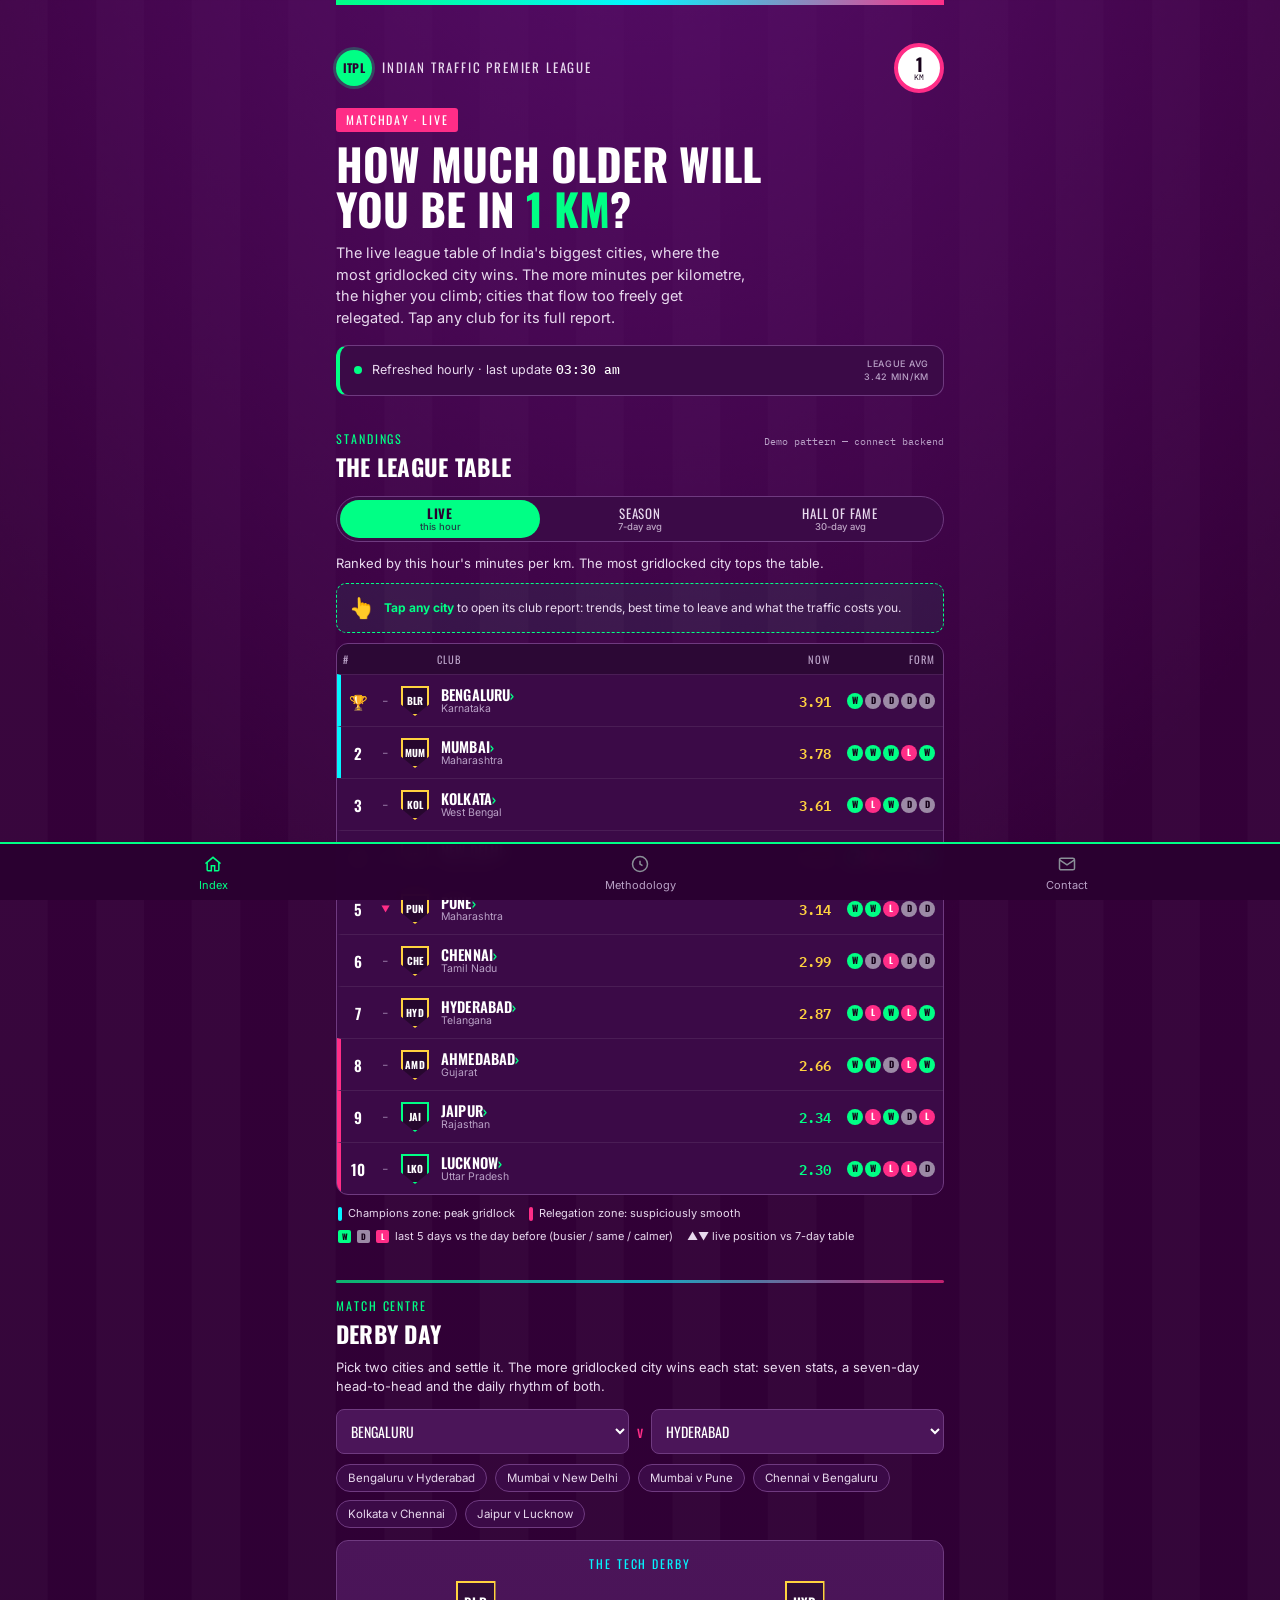
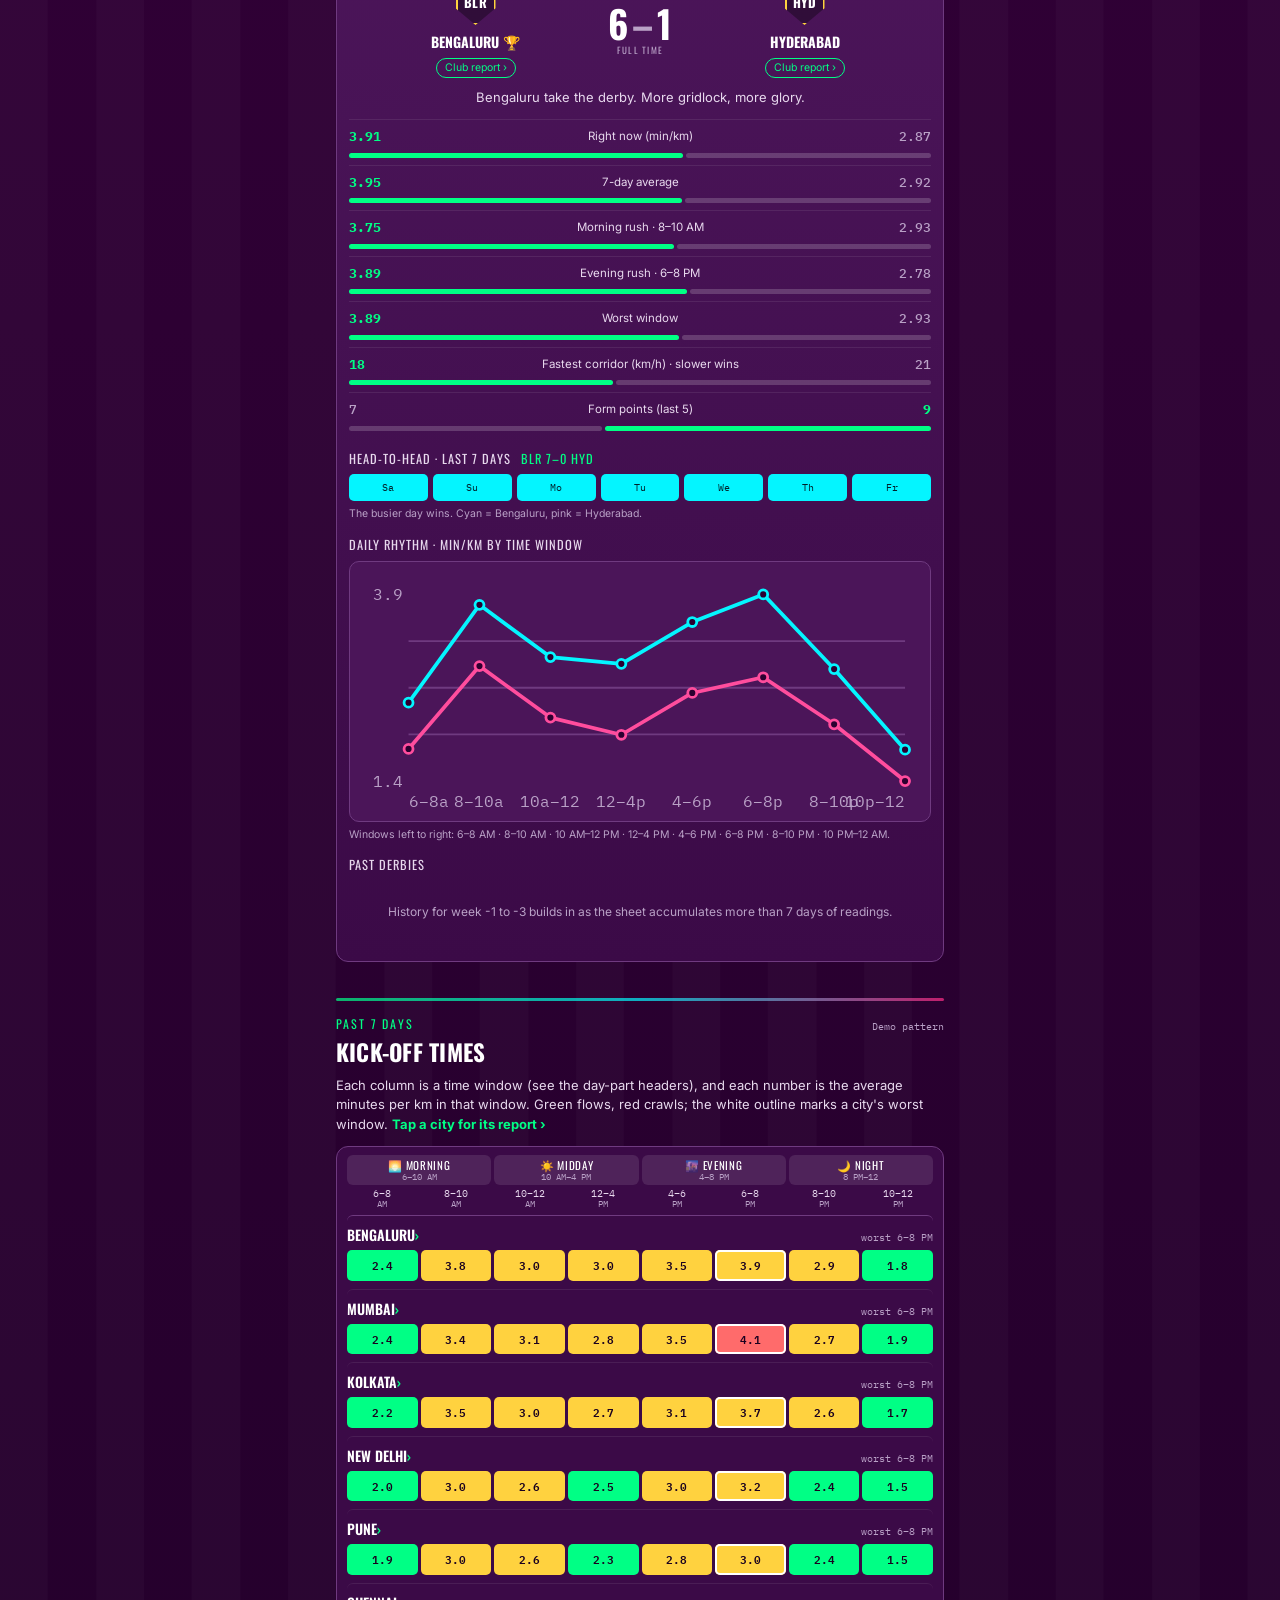
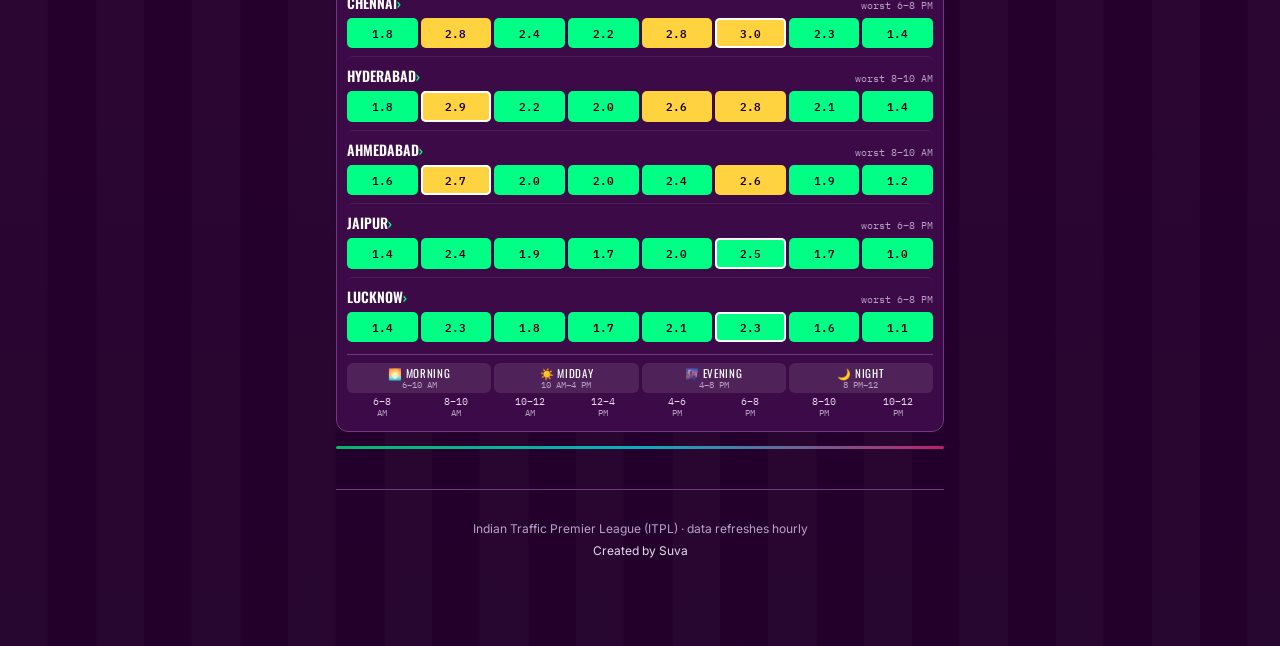
<file: index.html>
<!DOCTYPE html>
<html lang="en">
<head>
<meta charset="UTF-8">
<meta name="viewport" content="width=device-width, initial-scale=1, viewport-fit=cover">
<title>Indian Traffic Premier League (ITPL)</title>
<meta name="description" content="Live traffic league table for India's biggest cities, where the most gridlocked city wins: champions and relegation zones, form guides and city-vs-city derbies, in minutes per kilometre. Updated hourly.">
<link rel="canonical" href="https://indian-traffic-premier-league.suvadipchakraborty.workers.dev/">

<!-- Open Graph (WhatsApp, Slack, Facebook, LinkedIn previews) -->
<meta property="og:type" content="website">
<meta property="og:site_name" content="Indian Traffic Premier League (ITPL)">
<meta property="og:title" content="Indian Traffic Premier League (ITPL) — Live City Traffic Rankings">
<meta property="og:description" content="Live traffic congestion league table for India's biggest cities, measured in minutes per kilometre. Updated every hour.">
<meta property="og:image" content="https://indian-traffic-premier-league.suvadipchakraborty.workers.dev/assets/og/og-home.png">
<meta property="og:image:width" content="1200">
<meta property="og:image:height" content="630">
<meta property="og:url" content="https://indian-traffic-premier-league.suvadipchakraborty.workers.dev/">

<!-- Twitter/X card (falls back to the same OG tags above if omitted, but explicit is safer) -->
<meta name="twitter:card" content="summary_large_image">
<meta name="twitter:title" content="Indian Traffic Premier League (ITPL) — Live City Traffic Rankings">
<meta name="twitter:description" content="Live traffic congestion league table for India's biggest cities, measured in minutes per kilometre. Updated every hour.">
<meta name="twitter:image" content="https://indian-traffic-premier-league.suvadipchakraborty.workers.dev/assets/og/og-home.png">

<link rel="preconnect" href="https://fonts.googleapis.com">
<link href="https://fonts.googleapis.com/css2?family=Oswald:wght@500;600;700&family=Inter:wght@400;500;600&family=IBM+Plex+Mono:wght@400;500;600&display=swap" rel="stylesheet">
<link rel="stylesheet" href="css/style.css">
</head>
<body>

<div class="wrap">

  <!-- ============ HOME VIEW ============ -->
  <main id="view-home" class="view active">

    <header class="hero">
      <div class="hero-inner">
        <div class="brand-row">
          <div class="brand-mark">ITPL</div>
          <div class="brand-name">Indian Traffic Premier League</div>
          <div class="speed-sign" aria-hidden="true"><span class="speed-sign-num">1</span><span class="speed-sign-unit">KM</span></div>
        </div>
        <span class="mw">Matchday · Live</span>
        <h1 class="headline">How much older will<br>you be in <em>1&nbsp;km</em>?</h1>
        <p class="hero-sub">The live league table of India's biggest cities, where the most gridlocked city wins. The more minutes per kilometre, the higher you climb; cities that flow too freely get relegated. Tap any club for its full report.</p>
        <div class="live-ticker">
          <span class="live-dot" aria-hidden="true"></span>
          <span class="live-ticker-text">Refreshed hourly · last update <strong id="lastUpdated">—</strong></span>
          <div class="national-index"><span>League avg</span><span id="nationalIndex">—</span></div>
        </div>
      </div>
    </header>

    <!-- LEAGUE TABLE -->
    <section class="ranking-section" id="league">
      <div class="ranking-header">
        <div><div class="page-eyebrow" style="margin-bottom:2px;">Standings</div><h2 class="ranking-title">The league table</h2></div>
        <span class="ranking-note" id="tableNote"></span>
      </div>
      <div class="tabs" role="tablist">
        <button class="tab active" data-mode="live" role="tab">Live<small>this hour</small></button>
        <button class="tab" data-mode="season" role="tab">Season<small>7-day avg</small></button>
        <button class="tab" data-mode="month" role="tab">Hall of Fame<small>30-day avg</small></button>
      </div>
      <p class="ranking-sub" id="modeNote" style="margin:0 0 10px;"></p>
      <div class="tap-hint"><span class="finger" aria-hidden="true">👆</span><span><b>Tap any city</b> to open its club report: trends, best time to leave and what the traffic costs you.</span></div>
      <div class="lt">
        <div class="lt-head"><span>#</span><span></span><span></span><span>Club</span><span id="ltCol">Now</span><span style="text-align:right">Form</span></div>
        <div id="ltBody"><div class="chart-loading">Loading table…</div></div>
      </div>
      <div class="zone-key">
        <span><i class="zk-up"></i>Champions zone: peak gridlock</span>
        <span><i class="zk-dn"></i>Relegation zone: suspiciously smooth</span>
        <span><i class="fb fb-W">W</i><i class="fb fb-D">D</i><i class="fb fb-L">L</i> last 5 days vs the day before (busier / same / calmer)</span>
        <span>▲▼ live position vs 7-day table</span>
      </div>
    </section>

    <!-- DERBY -->
    <section class="ranking-section" id="derby">
      <div class="lane-divider" aria-hidden="true"></div>
      <div class="page-eyebrow" style="margin-bottom:2px;">Match centre</div>
      <h2 class="ranking-title">Derby day</h2>
      <p class="ranking-sub">Pick two cities and settle it. The more gridlocked city wins each stat: seven stats, a seven-day head-to-head and the daily rhythm of both.</p>
      <div class="dsel"><select id="dA" aria-label="Home city"></select><em>v</em><select id="dB" aria-label="Away city"></select></div>
      <div class="chips" id="derbyChips"></div>
      <div class="derby-card" id="derbyOut"><div class="chart-loading">Loading fixtures…</div></div>
    </section>

    <!-- HEATMAP (stacked rows: no sideways scrolling) -->
    <section class="ranking-section">
      <div class="lane-divider" aria-hidden="true"></div>
      <div class="ranking-header">
        <div><div class="page-eyebrow" style="margin-bottom:2px;">Past 7 days</div><h2 class="ranking-title">Kick-off times</h2></div>
        <span class="ranking-note" id="heatmapNote"></span>
      </div>
      <p class="ranking-sub">Each column is a time window (see the day-part headers), and each number is the average minutes per km in that window. Green flows, red crawls; the white outline marks a city's worst window. <b style="color:var(--green)">Tap a city for its report ›</b></p>
      <div class="heatmap-wrap" id="heatmapView"><div class="chart-loading">Loading heatmap…</div></div>
      <div class="lane-divider" aria-hidden="true"></div>
    </section>

  </main>

  <!-- ============ METHODOLOGY VIEW ============ -->
  <section id="view-methodology" class="view">
    <div class="page-header">
      <div class="page-eyebrow">Methodology</div>
      <h2 class="page-title">How the index is built</h2>
      <p class="page-intro">The index turns live driving times into one honest number per city: how many minutes it currently takes to cover one kilometre, on average, along that city's busiest cross-city corridors.</p>
    </div>

    <div class="method-step">
      <div class="method-num">1</div>
      <div class="method-body">
        <h3>Fix eight border points</h3>
        <p>Every city gets eight reference points sitting roughly at its outer limits: North, South, East, West, North-East, North-West, South-East and South-West — typically toll plazas, checkposts or well-known junctions at the city boundary.</p>
      </div>
    </div>

    <div class="method-step">
      <div class="method-num">2</div>
      <div class="method-body">
        <h3>Drive four corridors, not eight legs</h3>
        <p>The eight points form four opposite pairs. We pull live, traffic-aware driving distance and duration for each pair:</p>
        <ul>
          <li>East → West</li>
          <li>North → South</li>
          <li>North-East → South-West</li>
          <li>North-West → South-East</li>
        </ul>
        <p>Together these four corridors cut through the city centre from every compass direction, giving a fair read on congestion regardless of which side of town you're on.</p>
      </div>
    </div>

    <div class="method-step">
      <div class="method-num">3</div>
      <div class="method-body">
        <h3>Pull live traffic, not the timetable time</h3>
        <p>Each request is sent with a departure time of "now," which forces Google's routing engine to return traffic-aware duration rather than free-flow base time. This is what makes the index reflect what a driver would actually experience right now.</p>
      </div>
    </div>

    <div class="method-step">
      <div class="method-num">4</div>
      <div class="method-body">
        <h3>Convert to one number: minutes per kilometre</h3>
        <p>We add up the distance of all four corridors and the traffic-aware time it takes to drive them, then divide time by distance:</p>
        <div class="formula-box">Index (min/km) = Total travel time (min) ÷ Total distance (km)</div>
        <p>A city where the index reads 4.5 means: on average, expect roughly four-and-a-half minutes for every kilometre travelled along its main cross-city routes right now. Lower is better — it means traffic is moving freely.</p>
      </div>
    </div>

    <div class="method-step">
      <div class="method-num">5</div>
      <div class="method-body">
        <h3>Refresh every hour</h3>
        <p>A scheduled job re-runs the calculation for every city once an hour and republishes the results, so the index tracks how congestion builds through the morning and evening peaks and eases overnight.</p>
      </div>
    </div>

    <h3 style="font-family:var(--font-display);text-transform:uppercase;font-size:16px;margin:26px 0 4px;">Reading the congestion bands</h3>
    <div class="legend-grid">
      <div class="legend-item"><span class="legend-swatch" style="background:var(--signal-green)"></span>Free flow — under 2.5 min/km</div>
      <div class="legend-item"><span class="legend-swatch" style="background:var(--caution-amber)"></span>Moderate — 2.5 to 4 min/km</div>
      <div class="legend-item"><span class="legend-swatch" style="background:var(--alert-red)"></span>Heavy — 4 to 6 min/km</div>
      <div class="legend-item"><span class="legend-swatch" style="background:var(--severe-red)"></span>Severe — above 6 min/km</div>
    </div>

    <h3 style="font-family:var(--font-display);text-transform:uppercase;font-size:16px;margin:26px 0 4px;">How the league works</h3>
    <div class="method-body" style="margin-top:6px;">
      <p><strong>Table:</strong> cities are ranked by minutes per kilometre, highest first, because in this league the most gridlocked city wins. The top 20% sit in the champions zone; the bottom 30% are relegated for being suspiciously smooth. <em>Live</em> uses this hour's reading, <em>Season</em> the 7-day average and <em>Hall of Fame</em> the 30-day average.</p>
      <p><strong>Form guide:</strong> each of the last five days is compared with the day before, using that day's latest reading. W = index rose by more than 3% (busier: gridlock gains), L = fell by more than 3% (calmer), D = within 3%. Win = 3 pts, draw = 1.</p>
      <p><strong>Derby:</strong> whichever city is more congested wins each stat (except top corridor speed, where the slower city wins); the scoreline is stats won. Head-to-head compares the last seven daily readings, and the busier day wins.</p>
    </div>

    <div class="caveat-box">
      <strong>Honest limitations.</strong> Border points approximate a city's outer limits and are periodically reviewed as cities grow — they are reference markers, not administrative boundaries. Because the index averages just four corridors, it describes overall cross-city conditions, not any single street or your specific route. Treat it as a city-level pulse check, not a substitute for live navigation before you drive.
    </div>
  </section>

  <!-- ============ CONTACT VIEW ============ -->
  <section id="view-contact" class="view">
    <div class="page-header">
      <div class="page-eyebrow">Contact</div>
      <h2 class="page-title">Get in touch</h2>
      <p class="page-intro">Spotted a wrong border point, a city we're missing, or an idea worth adding? Tell us.</p>
    </div>

    <div class="contact-card">
      <h3>Send feedback</h3>
      <p>This opens your email app with a message addressed to <span class="email-line">suvadipchakraborty@gmail.com</span>. Edit it however you like before sending.</p>
      <label class="sr-only" for="fbSubject">Subject</label>
      <input class="feedback-input" id="fbSubject" type="text" placeholder="Subject, e.g. Wrong border point for Nagpur">
      <label class="sr-only" for="fbMessage">Message</label>
      <textarea class="feedback-input" id="fbMessage" placeholder="Tell us what you noticed or what you'd like to see..."></textarea>
      <button class="btn-primary" id="sendFeedback">Open in email app →</button>
    </div>

    <div class="contact-card">
      <h3>What's useful to include</h3>
      <ul style="font-size:13.5px;color:var(--chalk-dim);padding-left:18px;margin:0;">
        <li>A city you'd like added to the tracked list</li>
        <li>A better/more accurate border checkpoint for an existing city</li>
        <li>Bugs, confusing numbers, or anything that looks off</li>
        <li>Feature ideas — trends, city comparisons, alerts, etc.</li>
      </ul>
    </div>
  </section>

</div>

<!-- ============ BOTTOM NAV ============ -->
<nav class="bottom-nav">
  <button data-view="home" class="active">
    <span class="icon">
      <svg width="20" height="20" viewBox="0 0 24 24" fill="none" stroke="#8a8f98" stroke-width="1.8"><path d="M3 11.5 12 4l9 7.5"/><path d="M5 10v9a1 1 0 0 0 1 1h4v-6h4v6h4a1 1 0 0 0 1-1v-9"/></svg>
    </span>
    Index
  </button>
  <button data-view="methodology">
    <span class="icon">
      <svg width="20" height="20" viewBox="0 0 24 24" fill="none" stroke="#8a8f98" stroke-width="1.8"><circle cx="12" cy="12" r="9"/><path d="M12 8v4l3 2"/></svg>
    </span>
    Methodology
  </button>
  <button data-view="contact">
    <span class="icon">
      <svg width="20" height="20" viewBox="0 0 24 24" fill="none" stroke="#8a8f98" stroke-width="1.8"><rect x="3" y="5" width="18" height="14" rx="2"/><path d="m3 7 9 6 9-6"/></svg>
    </span>
    Contact
  </button>
</nav>

<div class="wrap">
  <footer>
    <div>Indian Traffic Premier League (ITPL) · data refreshes hourly</div>
    <div class="credit">Created by Suva</div>
  </footer>
</div>

<script src="js/itpl.js"></script>
<script src="js/app.js"></script>
</body>
</html>
</file>
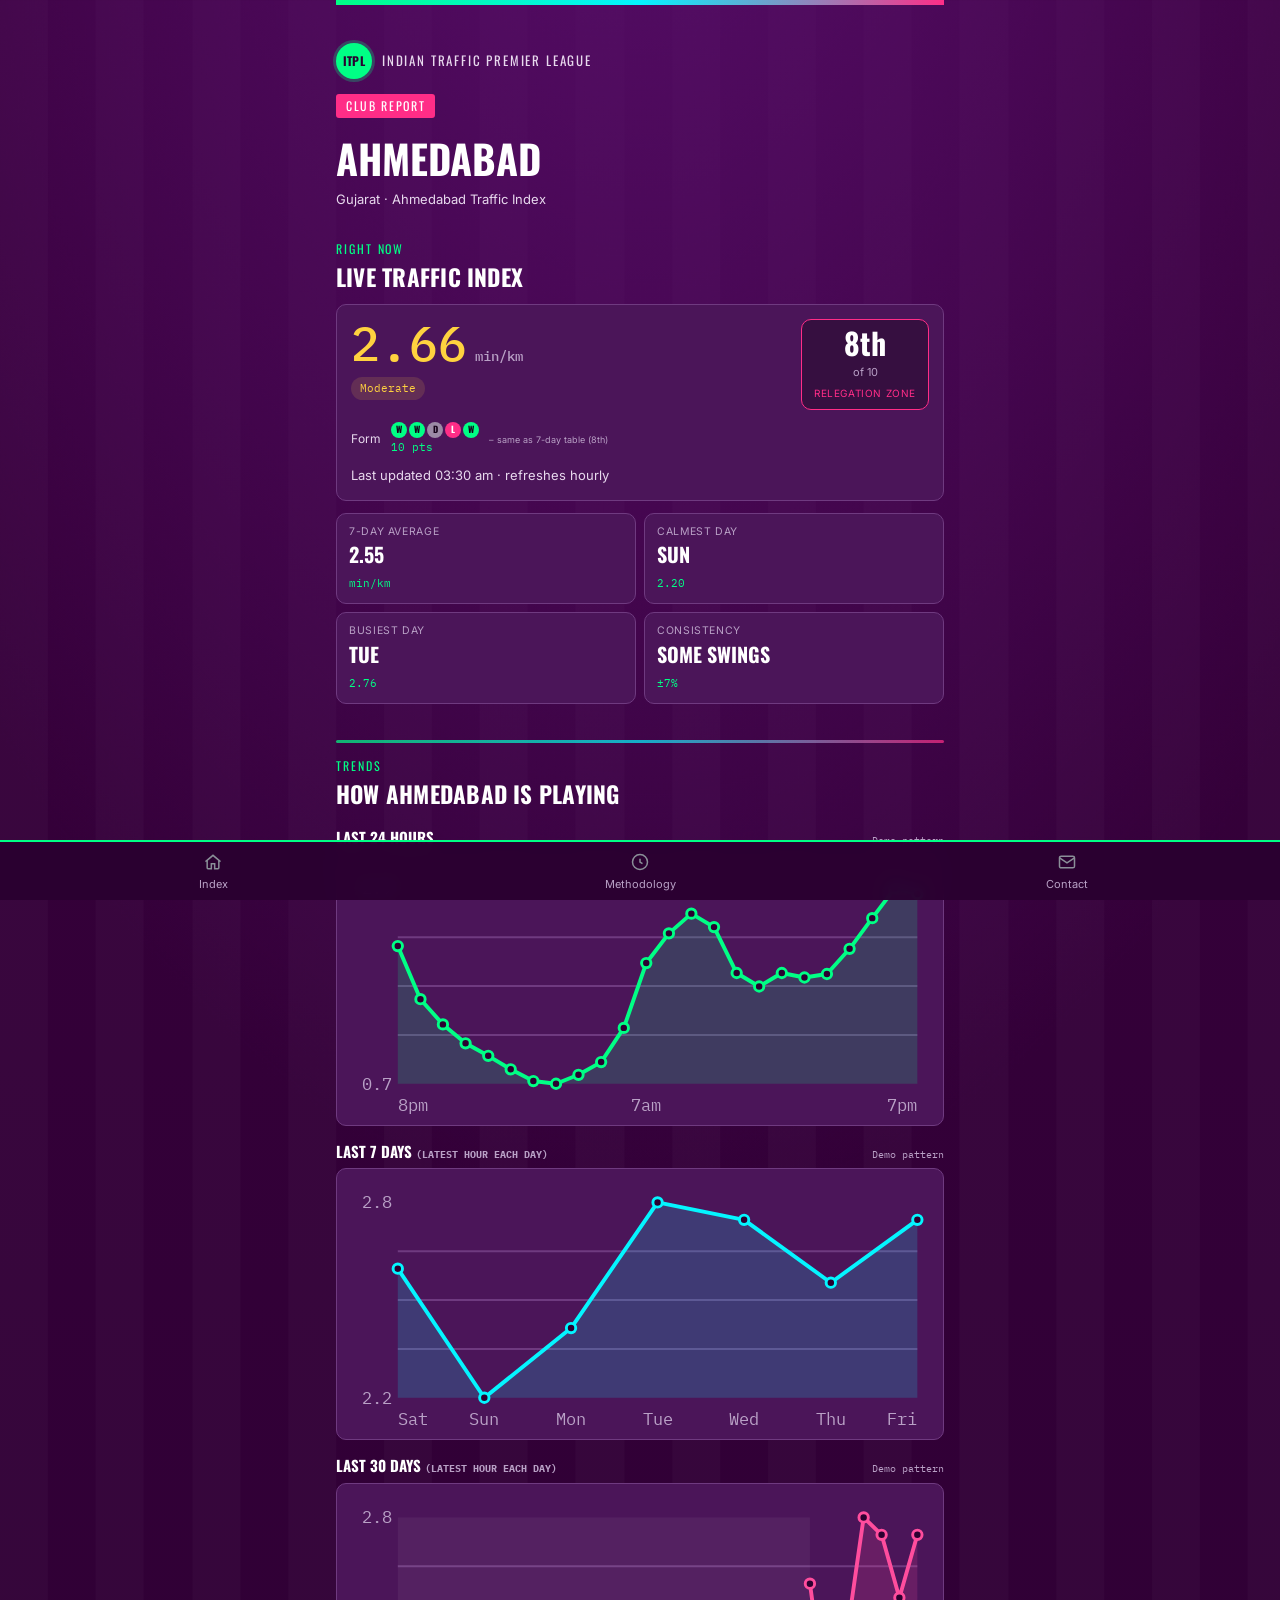
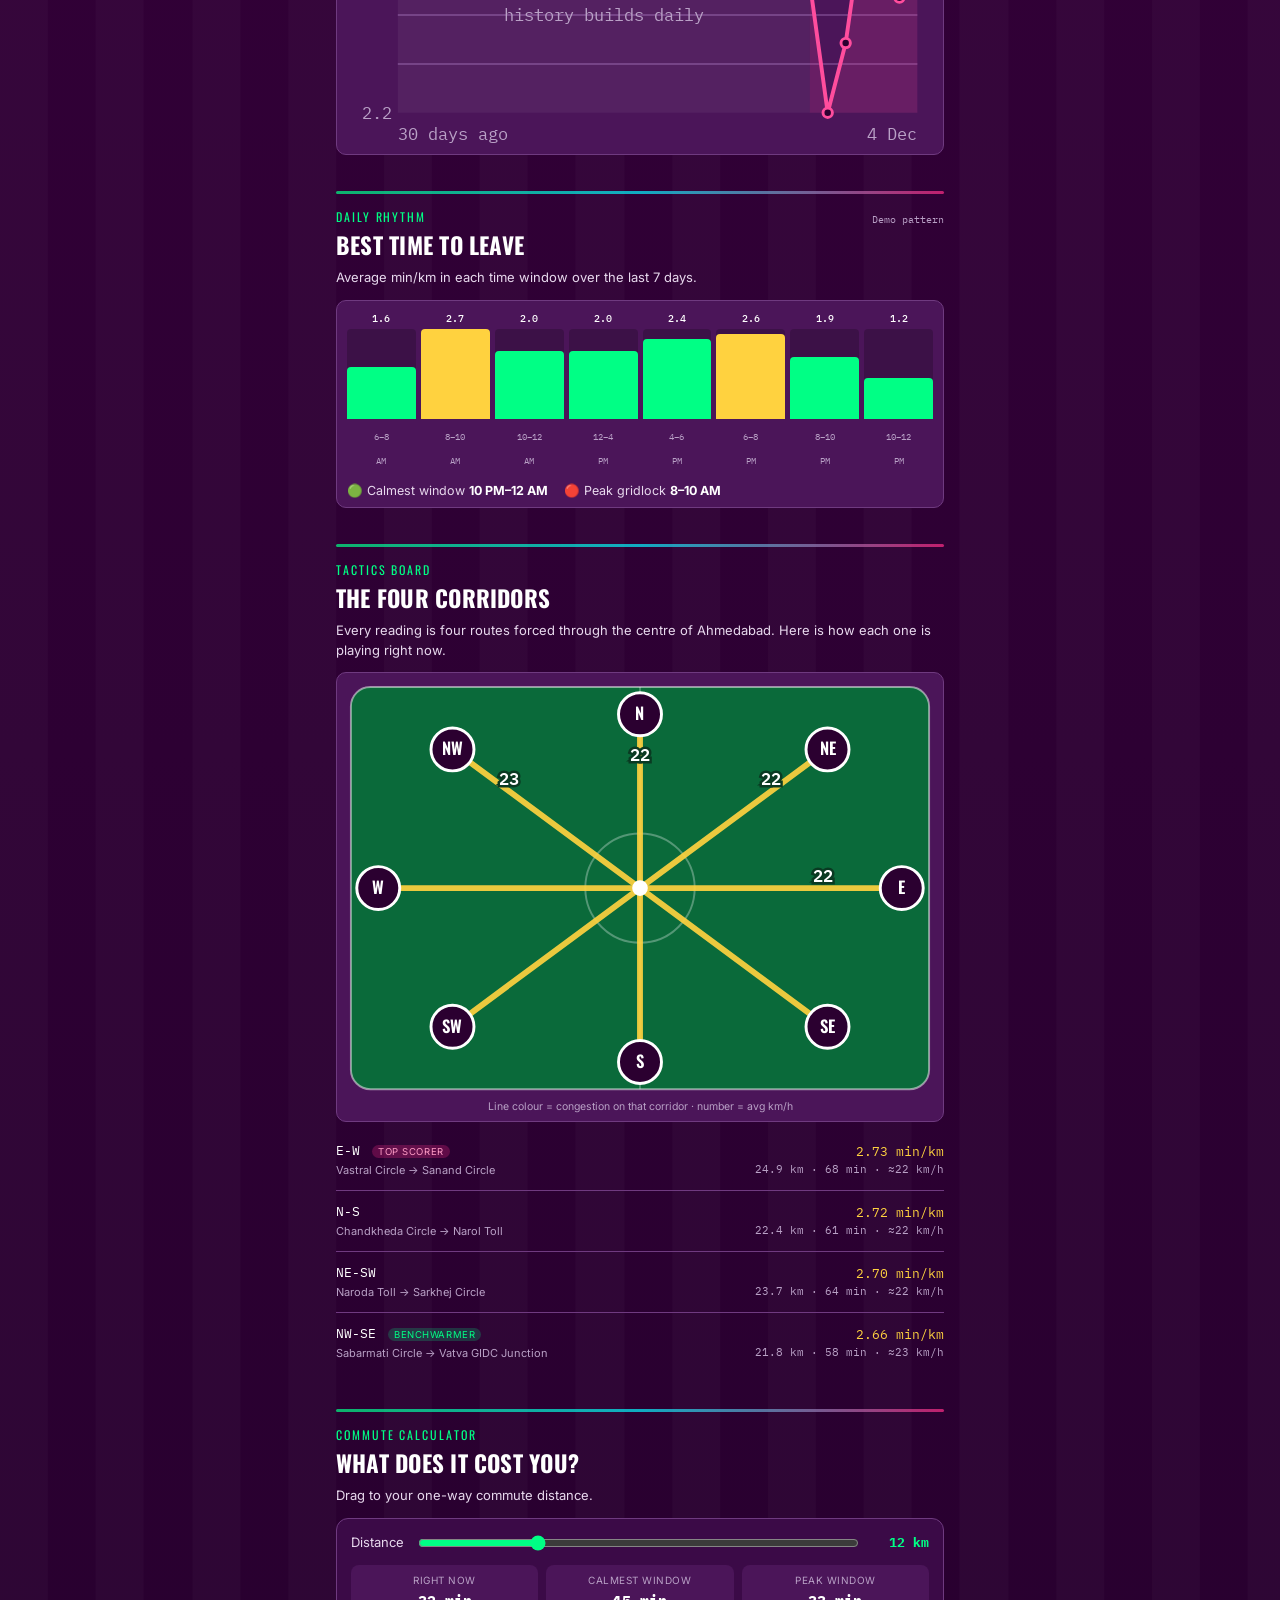
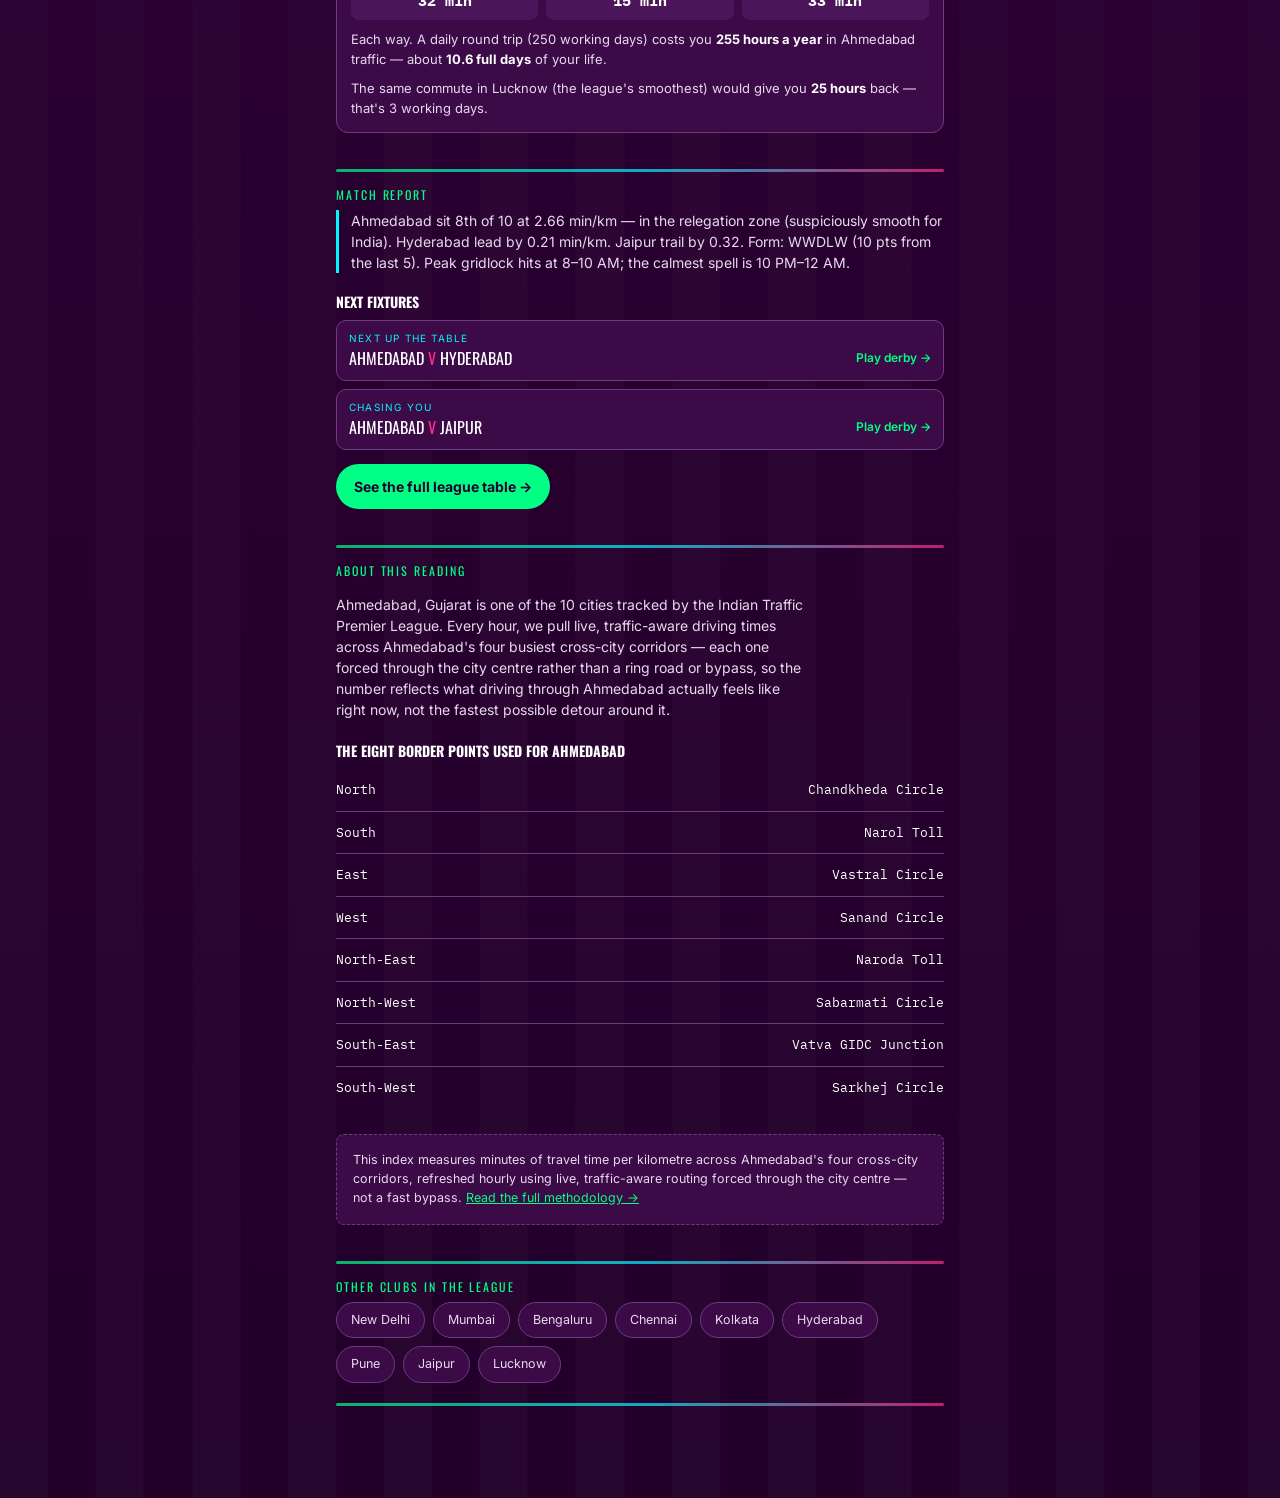
<file: city/ahmedabad/index.html>
<!DOCTYPE html>
<html lang="en">
<head>
<meta charset="UTF-8">
<meta name="viewport" content="width=device-width, initial-scale=1, viewport-fit=cover">
<title>Ahmedabad Traffic Index — Live Congestion Data | ITPL</title>
<meta name="description" content="Live traffic congestion index for Ahmedabad, updated hourly. See Ahmedabad's league position, form guide, 24-hour and 7-day trends, best time to leave and how it compares to other major Indian cities.">
<link rel="canonical" href="https://indian-traffic-premier-league.suvadipchakraborty.workers.dev/city/ahmedabad/index.html">

<meta property="og:type" content="website">
<meta property="og:site_name" content="Indian Traffic Premier League (ITPL)">
<meta property="og:title" content="Ahmedabad Traffic Index — Indian Traffic Premier League">
<meta property="og:description" content="Live traffic congestion index for Ahmedabad, updated hourly. See Ahmedabad's league position, form guide, 24-hour and 7-day trends, best time to leave and how it compares to other major Indian cities.">
<meta property="og:image" content="https://indian-traffic-premier-league.suvadipchakraborty.workers.dev/assets/og/og-ahmedabad.png">
<meta property="og:image:width" content="1200">
<meta property="og:image:height" content="630">
<meta property="og:url" content="https://indian-traffic-premier-league.suvadipchakraborty.workers.dev/city/ahmedabad/index.html">

<meta name="twitter:card" content="summary_large_image">
<meta name="twitter:title" content="Ahmedabad Traffic Index — Indian Traffic Premier League">
<meta name="twitter:description" content="Live traffic congestion index for Ahmedabad, updated hourly. See Ahmedabad's league position, form guide, 24-hour and 7-day trends, best time to leave and how it compares to other major Indian cities.">
<meta name="twitter:image" content="https://indian-traffic-premier-league.suvadipchakraborty.workers.dev/assets/og/og-ahmedabad.png">

<link rel="preconnect" href="https://fonts.googleapis.com">
<link href="https://fonts.googleapis.com/css2?family=Oswald:wght@500;600;700&family=Inter:wght@400;500;600&family=IBM+Plex+Mono:wght@400;500;600&display=swap" rel="stylesheet">
<link rel="stylesheet" href="../../css/style.css">
</head>
<body>

<div class="wrap">

  <header class="hero" style="padding-bottom:14px;">
    <div class="hero-inner">
      <div class="brand-row">
        <a href="../../index.html">
          <div class="brand-mark">ITPL</div>
          <div class="brand-name">Indian Traffic Premier League</div>
        </a>
      </div>
      <span class="mw">Club report</span>
      <h1 class="page-title" style="font-size:40px;margin-bottom:2px;">Ahmedabad</h1>
      <p class="ranking-sub" style="margin:0;">Gujarat · Ahmedabad Traffic Index</p>
    </div>
  </header>

  <section class="ranking-section">
    <div class="ranking-header"><div><div class="page-eyebrow" style="margin-bottom:2px;">Right now</div><h2 class="ranking-title">Live traffic index</h2></div></div>
    <div class="chart-wrap ranking-wrap" id="cLive" style="margin-top:10px;"><div class="chart-loading">Loading live index…</div></div>
    <div class="stats" id="cStats"></div>
  </section>

  <section class="ranking-section">
    <div class="lane-divider" aria-hidden="true"></div>
    <div class="page-eyebrow" style="margin-bottom:2px;">Trends</div><h2 class="ranking-title">How Ahmedabad is playing</h2>
    <div class="trend-title-row"><h3>Last 24 hours</h3><span class="trend-note" id="t24Note"></span></div>
    <div class="chart-wrap" id="chart24"><div class="chart-loading">Loading trend…</div></div>
    <div class="trend-title-row"><h3>Last 7 days <span class="trend-note">(latest hour each day)</span></h3><span class="trend-note" id="t7Note"></span></div>
    <div class="chart-wrap" id="chart7"><div class="chart-loading">Loading trend…</div></div>
    <div class="trend-title-row"><h3>Last 30 days <span class="trend-note">(latest hour each day)</span></h3><span class="trend-note" id="t30Note"></span></div>
    <div class="chart-wrap" id="chart30"><div class="chart-loading">Loading trend…</div></div>
  </section>

  <section class="ranking-section">
    <div class="lane-divider" aria-hidden="true"></div>
    <div class="ranking-header"><div><div class="page-eyebrow" style="margin-bottom:2px;">Daily rhythm</div><h2 class="ranking-title">Best time to leave</h2></div><span class="ranking-note" id="hmNote"></span></div>
    <p class="ranking-sub">Average min/km in each time window over the last 7 days.</p>
    <div class="chart-wrap" id="cRhythm"><div class="chart-loading">Loading rhythm…</div></div>
  </section>

  <section class="ranking-section">
    <div class="lane-divider" aria-hidden="true"></div>
    <div class="page-eyebrow" style="margin-bottom:2px;">Tactics board</div><h2 class="ranking-title">The four corridors</h2>
    <p class="ranking-sub">Every reading is four routes forced through the centre of Ahmedabad. Here is how each one is playing right now.</p>
    <div class="chart-wrap" id="cPitch"></div>
    <div class="leg-list" id="cLegs"></div>
  </section>

  <section class="ranking-section">
    <div class="lane-divider" aria-hidden="true"></div>
    <div class="page-eyebrow" style="margin-bottom:2px;">Commute calculator</div><h2 class="ranking-title">What does it cost you?</h2>
    <p class="ranking-sub">Drag to your one-way commute distance.</p>
    <div class="calc">
      <div class="calc-row"><span>Distance</span><input type="range" id="calcKm" min="2" max="40" value="12" aria-label="Commute distance in km"><b id="calcKmVal">12 km</b></div>
      <div id="calcOut"></div>
    </div>
  </section>

  <section class="ranking-section">
    <div class="lane-divider" aria-hidden="true"></div>
    <div class="page-eyebrow" style="margin-bottom:6px;">Match report</div>
    <p class="report" id="cReport">Waiting for the live feed…</p>
    <h3 style="font-family:var(--font-display);text-transform:uppercase;font-size:14px;margin:18px 0 8px;">Next fixtures</h3>
    <div class="fixtures" id="cRivals"></div>
    <a href="../../index.html" class="btn-primary">See the full league table →</a>
  </section>

  <section class="ranking-section">
    <div class="lane-divider" aria-hidden="true"></div>
    <div class="page-eyebrow" style="margin-bottom:6px;">About this reading</div>
    <p class="page-intro">Ahmedabad, Gujarat is one of the 10 cities tracked by the Indian Traffic Premier League. Every hour, we pull live, traffic-aware driving times across Ahmedabad's four busiest cross-city corridors — each one forced through the city centre rather than a ring road or bypass, so the number reflects what driving through Ahmedabad actually feels like right now, not the fastest possible detour around it.</p>
    <h3 style="font-family:var(--font-display);text-transform:uppercase;font-size:14px;margin:18px 0 8px;">The eight border points used for Ahmedabad</h3>
    <div class="leg-list">
      <div class="leg-row"><div class="leg-pair">North</div><div class="leg-nums">Chandkheda Circle</div></div>
      <div class="leg-row"><div class="leg-pair">South</div><div class="leg-nums">Narol Toll</div></div>
      <div class="leg-row"><div class="leg-pair">East</div><div class="leg-nums">Vastral Circle</div></div>
      <div class="leg-row"><div class="leg-pair">West</div><div class="leg-nums">Sanand Circle</div></div>
      <div class="leg-row"><div class="leg-pair">North-East</div><div class="leg-nums">Naroda Toll</div></div>
      <div class="leg-row"><div class="leg-pair">North-West</div><div class="leg-nums">Sabarmati Circle</div></div>
      <div class="leg-row"><div class="leg-pair">South-East</div><div class="leg-nums">Vatva GIDC Junction</div></div>
      <div class="leg-row"><div class="leg-pair">South-West</div><div class="leg-nums">Sarkhej Circle</div></div>
    </div>
    <div class="caveat-box">
      This index measures minutes of travel time per kilometre across
      Ahmedabad's four cross-city corridors, refreshed hourly using
      live, traffic-aware routing forced through the city centre —
      not a fast bypass. <a href="../../index.html#methodology">Read the full methodology →</a>
    </div>
  </section>

  <section class="ranking-section">
    <div class="lane-divider" aria-hidden="true"></div>
    <div class="page-eyebrow" style="margin-bottom:6px;">Other clubs in the league</div>
    <div class="pill-links">
  <a href="../new-delhi/index.html">New Delhi</a>
  <a href="../mumbai/index.html">Mumbai</a>
  <a href="../bengaluru/index.html">Bengaluru</a>
  <a href="../chennai/index.html">Chennai</a>
  <a href="../kolkata/index.html">Kolkata</a>
  <a href="../hyderabad/index.html">Hyderabad</a>
  <a href="../pune/index.html">Pune</a>
  <a href="../jaipur/index.html">Jaipur</a>
  <a href="../lucknow/index.html">Lucknow</a>
    </div>
    <div class="lane-divider" aria-hidden="true" style="margin-top:20px;"></div>
  </section>

</div>

<nav class="bottom-nav">
  <a href="../../index.html">
    <span class="icon"><svg width="20" height="20" viewBox="0 0 24 24" fill="none" stroke="#8a8f98" stroke-width="1.8"><path d="M3 11.5 12 4l9 7.5"/><path d="M5 10v9a1 1 0 0 0 1 1h4v-6h4v6h4a1 1 0 0 0 1-1v-9"/></svg></span>
    Index
  </a>
  <a href="../../index.html#methodology">
    <span class="icon"><svg width="20" height="20" viewBox="0 0 24 24" fill="none" stroke="#8a8f98" stroke-width="1.8"><circle cx="12" cy="12" r="9"/><path d="M12 8v4l3 2"/></svg></span>
    Methodology
  </a>
  <a href="../../index.html#contact">
    <span class="icon"><svg width="20" height="20" viewBox="0 0 24 24" fill="none" stroke="#8a8f98" stroke-width="1.8"><rect x="3" y="5" width="18" height="14" rx="2"/><path d="m3 7 9 6 9-6"/></svg></span>
    Contact
  </a>
</nav>

<script>window.CITY_SLUG = "ahmedabad"; window.ITPL_BASE = "../../";</script>
<script src="../../js/itpl.js"></script>
<script src="../../js/city.js"></script>
</body>
</html>
</file>
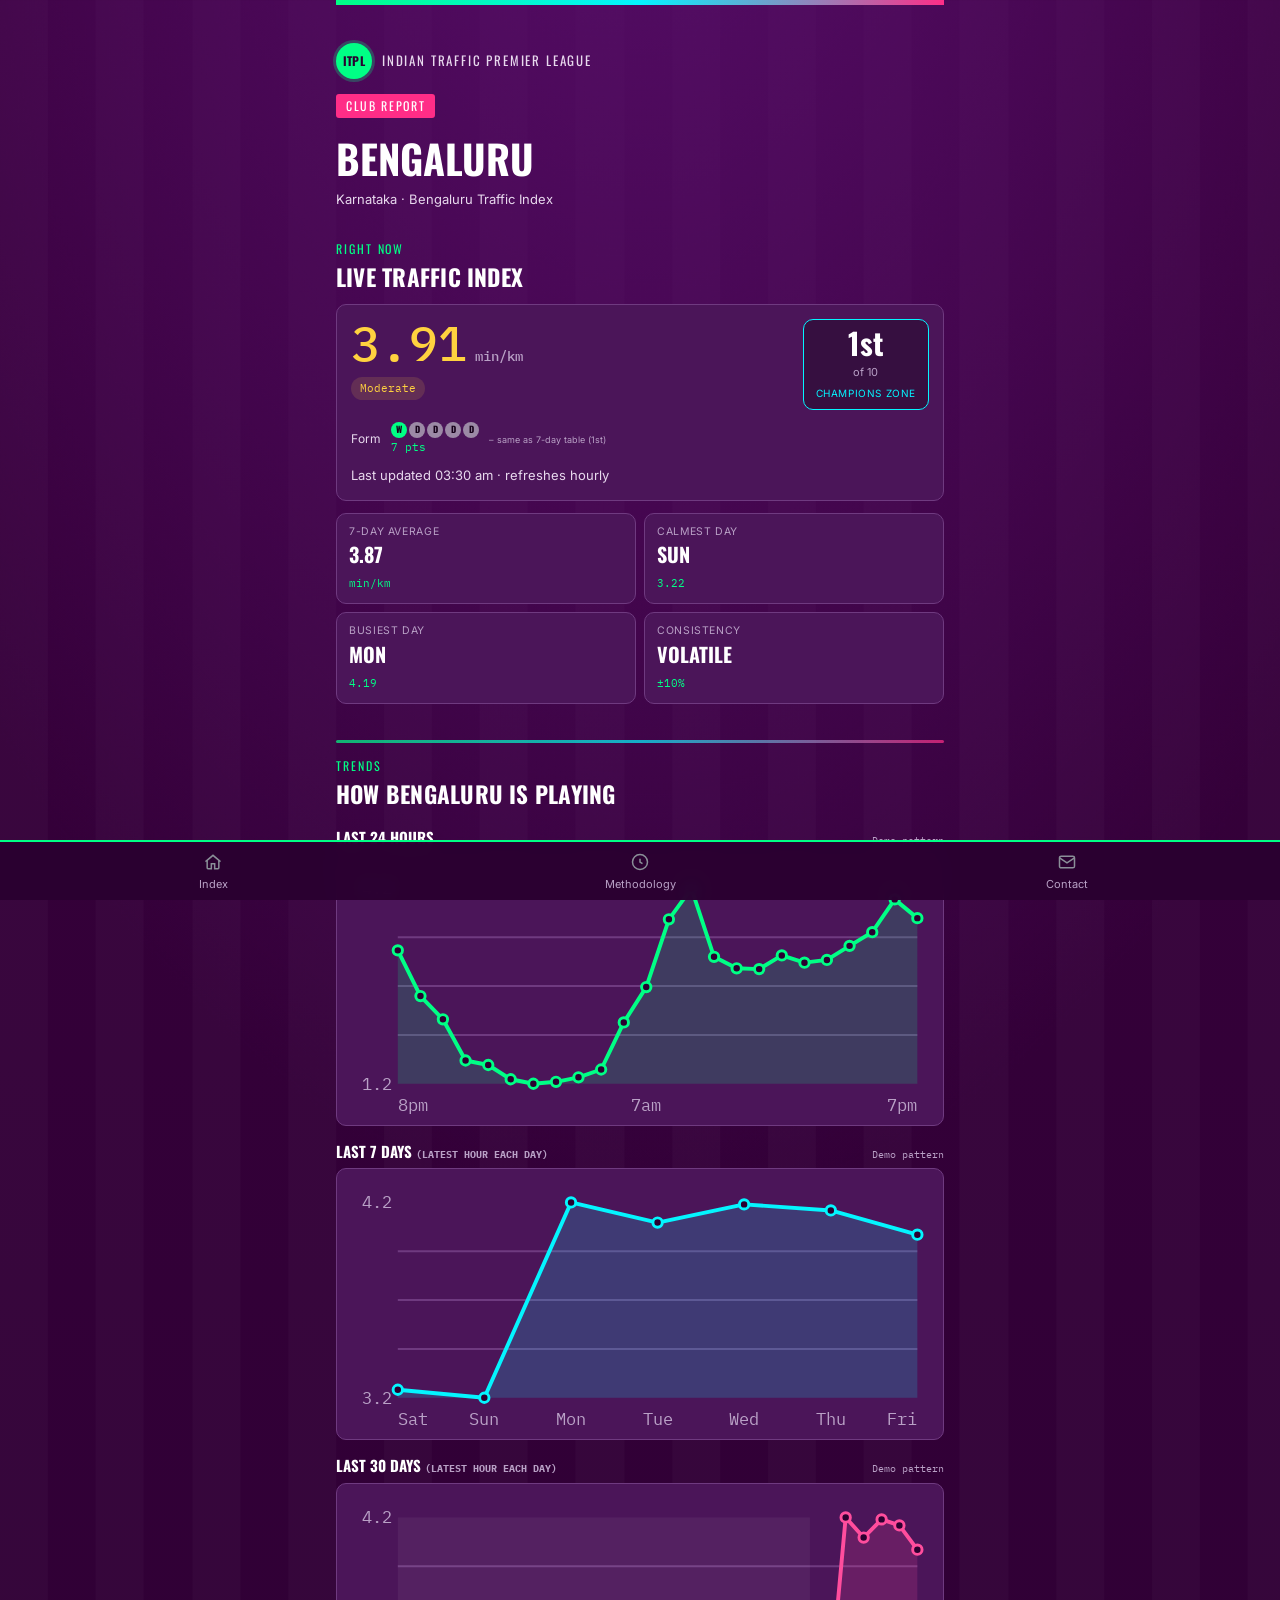
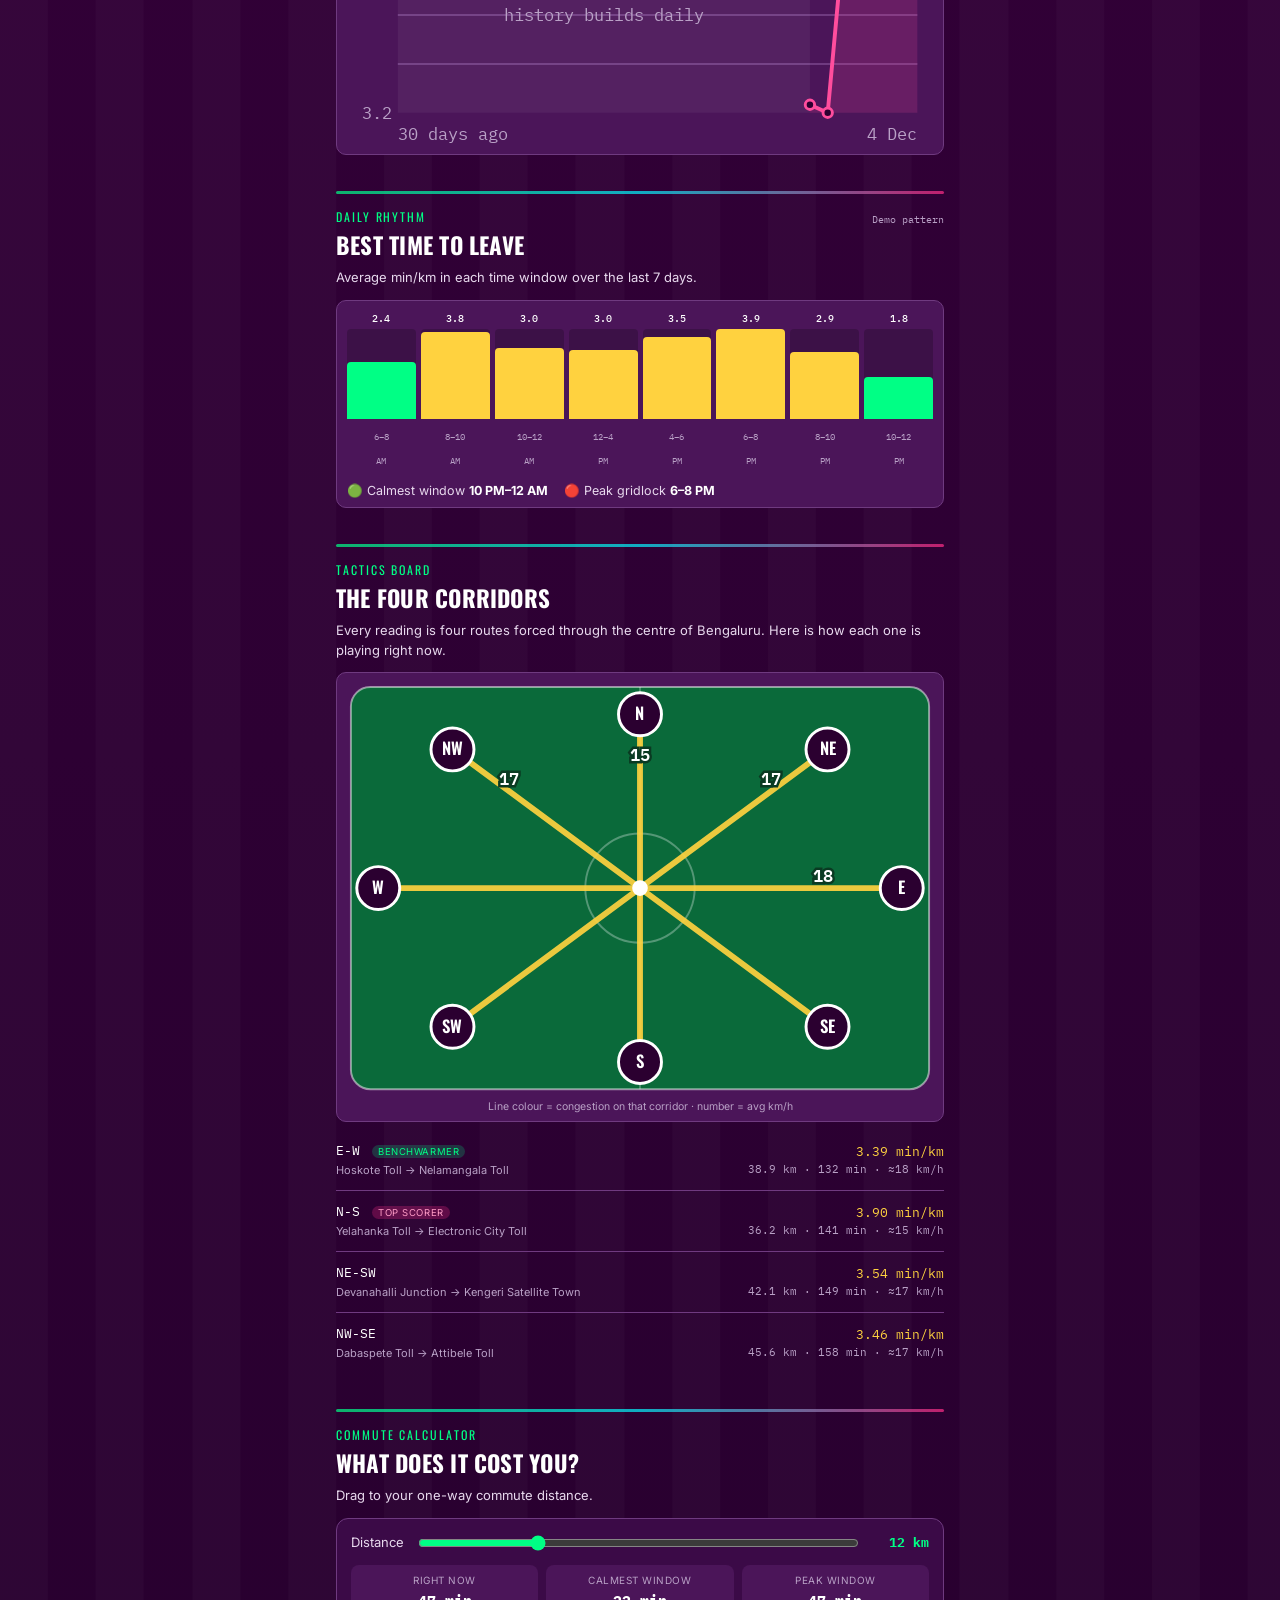
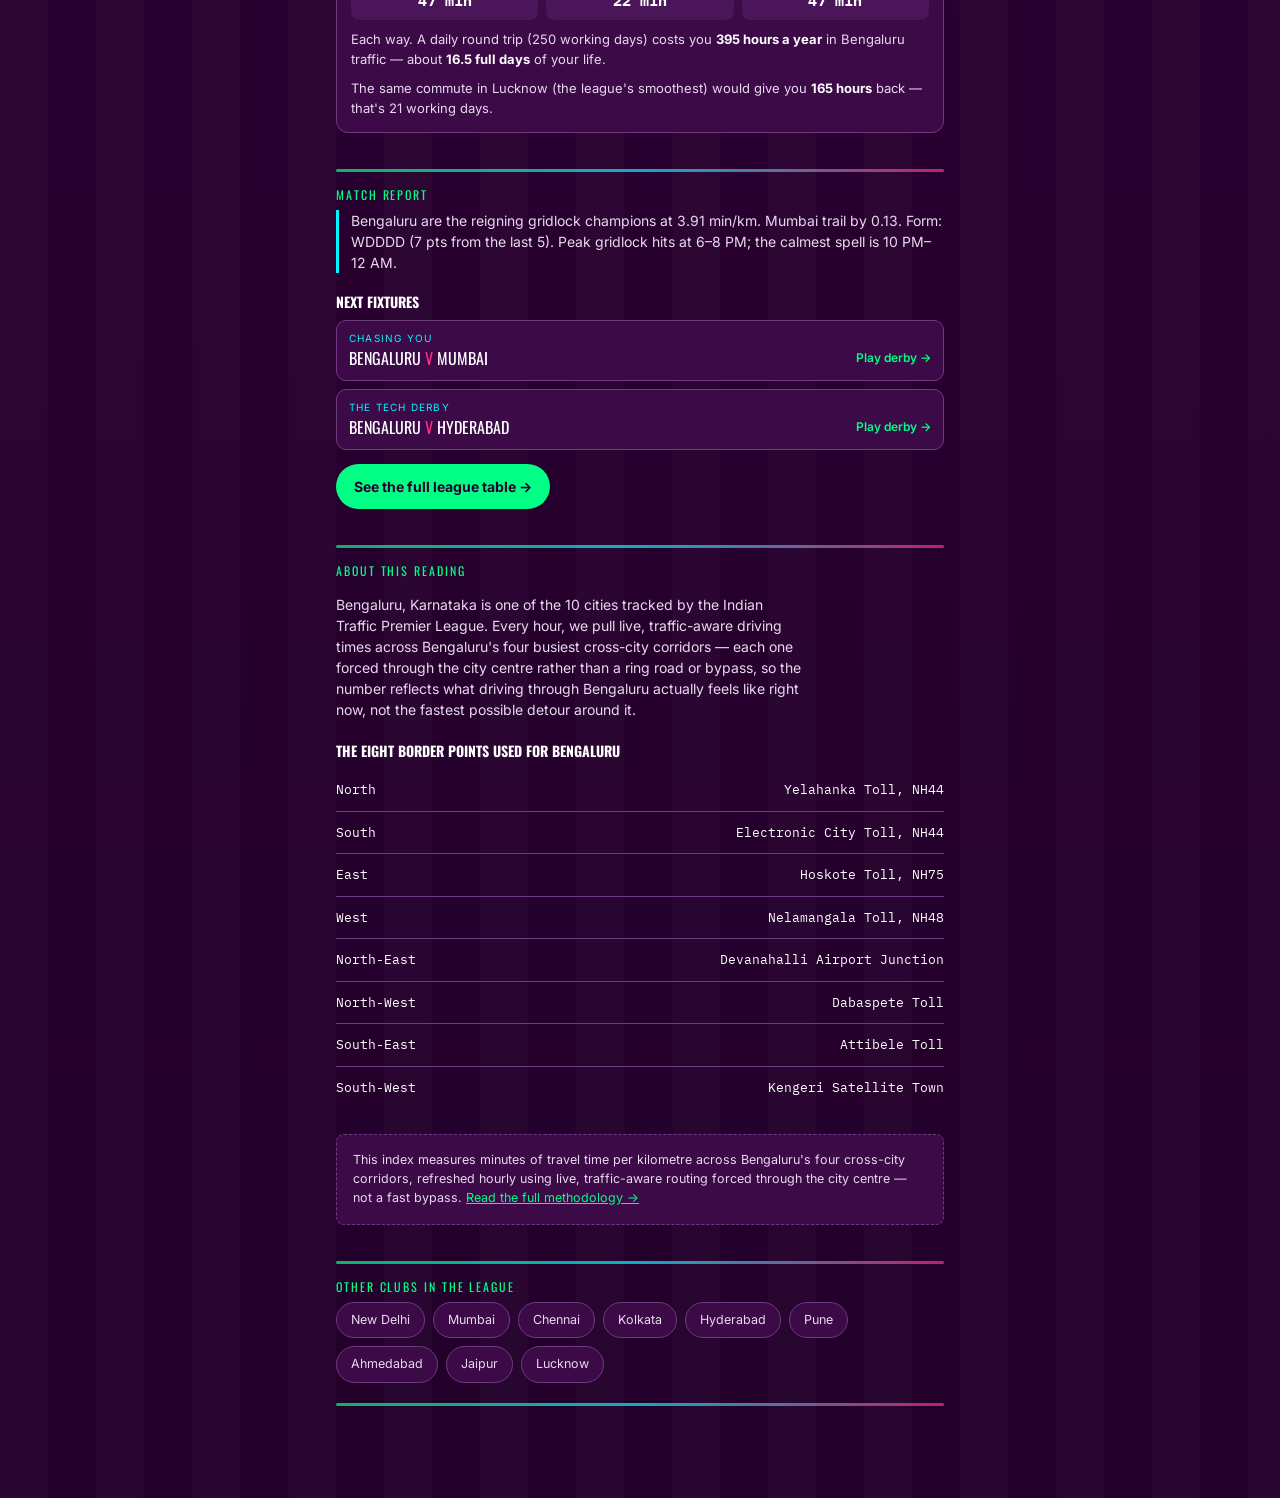
<file: city/bengaluru/index.html>
<!DOCTYPE html>
<html lang="en">
<head>
<meta charset="UTF-8">
<meta name="viewport" content="width=device-width, initial-scale=1, viewport-fit=cover">
<title>Bengaluru Traffic Index — Live Congestion Data | ITPL</title>
<meta name="description" content="Live traffic congestion index for Bengaluru, updated hourly. See Bengaluru's league position, form guide, 24-hour and 7-day trends, best time to leave and how it compares to other major Indian cities.">
<link rel="canonical" href="https://indian-traffic-premier-league.suvadipchakraborty.workers.dev/city/bengaluru/index.html">

<meta property="og:type" content="website">
<meta property="og:site_name" content="Indian Traffic Premier League (ITPL)">
<meta property="og:title" content="Bengaluru Traffic Index — Indian Traffic Premier League">
<meta property="og:description" content="Live traffic congestion index for Bengaluru, updated hourly. See Bengaluru's league position, form guide, 24-hour and 7-day trends, best time to leave and how it compares to other major Indian cities.">
<meta property="og:image" content="https://indian-traffic-premier-league.suvadipchakraborty.workers.dev/assets/og/og-bengaluru.png">
<meta property="og:image:width" content="1200">
<meta property="og:image:height" content="630">
<meta property="og:url" content="https://indian-traffic-premier-league.suvadipchakraborty.workers.dev/city/bengaluru/index.html">

<meta name="twitter:card" content="summary_large_image">
<meta name="twitter:title" content="Bengaluru Traffic Index — Indian Traffic Premier League">
<meta name="twitter:description" content="Live traffic congestion index for Bengaluru, updated hourly. See Bengaluru's league position, form guide, 24-hour and 7-day trends, best time to leave and how it compares to other major Indian cities.">
<meta name="twitter:image" content="https://indian-traffic-premier-league.suvadipchakraborty.workers.dev/assets/og/og-bengaluru.png">

<link rel="preconnect" href="https://fonts.googleapis.com">
<link href="https://fonts.googleapis.com/css2?family=Oswald:wght@500;600;700&family=Inter:wght@400;500;600&family=IBM+Plex+Mono:wght@400;500;600&display=swap" rel="stylesheet">
<link rel="stylesheet" href="../../css/style.css">
</head>
<body>

<div class="wrap">

  <header class="hero" style="padding-bottom:14px;">
    <div class="hero-inner">
      <div class="brand-row">
        <a href="../../index.html">
          <div class="brand-mark">ITPL</div>
          <div class="brand-name">Indian Traffic Premier League</div>
        </a>
      </div>
      <span class="mw">Club report</span>
      <h1 class="page-title" style="font-size:40px;margin-bottom:2px;">Bengaluru</h1>
      <p class="ranking-sub" style="margin:0;">Karnataka · Bengaluru Traffic Index</p>
    </div>
  </header>

  <section class="ranking-section">
    <div class="ranking-header"><div><div class="page-eyebrow" style="margin-bottom:2px;">Right now</div><h2 class="ranking-title">Live traffic index</h2></div></div>
    <div class="chart-wrap ranking-wrap" id="cLive" style="margin-top:10px;"><div class="chart-loading">Loading live index…</div></div>
    <div class="stats" id="cStats"></div>
  </section>

  <section class="ranking-section">
    <div class="lane-divider" aria-hidden="true"></div>
    <div class="page-eyebrow" style="margin-bottom:2px;">Trends</div><h2 class="ranking-title">How Bengaluru is playing</h2>
    <div class="trend-title-row"><h3>Last 24 hours</h3><span class="trend-note" id="t24Note"></span></div>
    <div class="chart-wrap" id="chart24"><div class="chart-loading">Loading trend…</div></div>
    <div class="trend-title-row"><h3>Last 7 days <span class="trend-note">(latest hour each day)</span></h3><span class="trend-note" id="t7Note"></span></div>
    <div class="chart-wrap" id="chart7"><div class="chart-loading">Loading trend…</div></div>
    <div class="trend-title-row"><h3>Last 30 days <span class="trend-note">(latest hour each day)</span></h3><span class="trend-note" id="t30Note"></span></div>
    <div class="chart-wrap" id="chart30"><div class="chart-loading">Loading trend…</div></div>
  </section>

  <section class="ranking-section">
    <div class="lane-divider" aria-hidden="true"></div>
    <div class="ranking-header"><div><div class="page-eyebrow" style="margin-bottom:2px;">Daily rhythm</div><h2 class="ranking-title">Best time to leave</h2></div><span class="ranking-note" id="hmNote"></span></div>
    <p class="ranking-sub">Average min/km in each time window over the last 7 days.</p>
    <div class="chart-wrap" id="cRhythm"><div class="chart-loading">Loading rhythm…</div></div>
  </section>

  <section class="ranking-section">
    <div class="lane-divider" aria-hidden="true"></div>
    <div class="page-eyebrow" style="margin-bottom:2px;">Tactics board</div><h2 class="ranking-title">The four corridors</h2>
    <p class="ranking-sub">Every reading is four routes forced through the centre of Bengaluru. Here is how each one is playing right now.</p>
    <div class="chart-wrap" id="cPitch"></div>
    <div class="leg-list" id="cLegs"></div>
  </section>

  <section class="ranking-section">
    <div class="lane-divider" aria-hidden="true"></div>
    <div class="page-eyebrow" style="margin-bottom:2px;">Commute calculator</div><h2 class="ranking-title">What does it cost you?</h2>
    <p class="ranking-sub">Drag to your one-way commute distance.</p>
    <div class="calc">
      <div class="calc-row"><span>Distance</span><input type="range" id="calcKm" min="2" max="40" value="12" aria-label="Commute distance in km"><b id="calcKmVal">12 km</b></div>
      <div id="calcOut"></div>
    </div>
  </section>

  <section class="ranking-section">
    <div class="lane-divider" aria-hidden="true"></div>
    <div class="page-eyebrow" style="margin-bottom:6px;">Match report</div>
    <p class="report" id="cReport">Waiting for the live feed…</p>
    <h3 style="font-family:var(--font-display);text-transform:uppercase;font-size:14px;margin:18px 0 8px;">Next fixtures</h3>
    <div class="fixtures" id="cRivals"></div>
    <a href="../../index.html" class="btn-primary">See the full league table →</a>
  </section>

  <section class="ranking-section">
    <div class="lane-divider" aria-hidden="true"></div>
    <div class="page-eyebrow" style="margin-bottom:6px;">About this reading</div>
    <p class="page-intro">Bengaluru, Karnataka is one of the 10 cities tracked by the Indian Traffic Premier League. Every hour, we pull live, traffic-aware driving times across Bengaluru's four busiest cross-city corridors — each one forced through the city centre rather than a ring road or bypass, so the number reflects what driving through Bengaluru actually feels like right now, not the fastest possible detour around it.</p>
    <h3 style="font-family:var(--font-display);text-transform:uppercase;font-size:14px;margin:18px 0 8px;">The eight border points used for Bengaluru</h3>
    <div class="leg-list">
      <div class="leg-row"><div class="leg-pair">North</div><div class="leg-nums">Yelahanka Toll, NH44</div></div>
      <div class="leg-row"><div class="leg-pair">South</div><div class="leg-nums">Electronic City Toll, NH44</div></div>
      <div class="leg-row"><div class="leg-pair">East</div><div class="leg-nums">Hoskote Toll, NH75</div></div>
      <div class="leg-row"><div class="leg-pair">West</div><div class="leg-nums">Nelamangala Toll, NH48</div></div>
      <div class="leg-row"><div class="leg-pair">North-East</div><div class="leg-nums">Devanahalli Airport Junction</div></div>
      <div class="leg-row"><div class="leg-pair">North-West</div><div class="leg-nums">Dabaspete Toll</div></div>
      <div class="leg-row"><div class="leg-pair">South-East</div><div class="leg-nums">Attibele Toll</div></div>
      <div class="leg-row"><div class="leg-pair">South-West</div><div class="leg-nums">Kengeri Satellite Town</div></div>
    </div>
    <div class="caveat-box">
      This index measures minutes of travel time per kilometre across
      Bengaluru's four cross-city corridors, refreshed hourly using
      live, traffic-aware routing forced through the city centre —
      not a fast bypass. <a href="../../index.html#methodology">Read the full methodology →</a>
    </div>
  </section>

  <section class="ranking-section">
    <div class="lane-divider" aria-hidden="true"></div>
    <div class="page-eyebrow" style="margin-bottom:6px;">Other clubs in the league</div>
    <div class="pill-links">
  <a href="../new-delhi/index.html">New Delhi</a>
  <a href="../mumbai/index.html">Mumbai</a>
  <a href="../chennai/index.html">Chennai</a>
  <a href="../kolkata/index.html">Kolkata</a>
  <a href="../hyderabad/index.html">Hyderabad</a>
  <a href="../pune/index.html">Pune</a>
  <a href="../ahmedabad/index.html">Ahmedabad</a>
  <a href="../jaipur/index.html">Jaipur</a>
  <a href="../lucknow/index.html">Lucknow</a>
    </div>
    <div class="lane-divider" aria-hidden="true" style="margin-top:20px;"></div>
  </section>

</div>

<nav class="bottom-nav">
  <a href="../../index.html">
    <span class="icon"><svg width="20" height="20" viewBox="0 0 24 24" fill="none" stroke="#8a8f98" stroke-width="1.8"><path d="M3 11.5 12 4l9 7.5"/><path d="M5 10v9a1 1 0 0 0 1 1h4v-6h4v6h4a1 1 0 0 0 1-1v-9"/></svg></span>
    Index
  </a>
  <a href="../../index.html#methodology">
    <span class="icon"><svg width="20" height="20" viewBox="0 0 24 24" fill="none" stroke="#8a8f98" stroke-width="1.8"><circle cx="12" cy="12" r="9"/><path d="M12 8v4l3 2"/></svg></span>
    Methodology
  </a>
  <a href="../../index.html#contact">
    <span class="icon"><svg width="20" height="20" viewBox="0 0 24 24" fill="none" stroke="#8a8f98" stroke-width="1.8"><rect x="3" y="5" width="18" height="14" rx="2"/><path d="m3 7 9 6 9-6"/></svg></span>
    Contact
  </a>
</nav>

<script>window.CITY_SLUG = "bengaluru"; window.ITPL_BASE = "../../";</script>
<script src="../../js/itpl.js"></script>
<script src="../../js/city.js"></script>
</body>
</html>
</file>
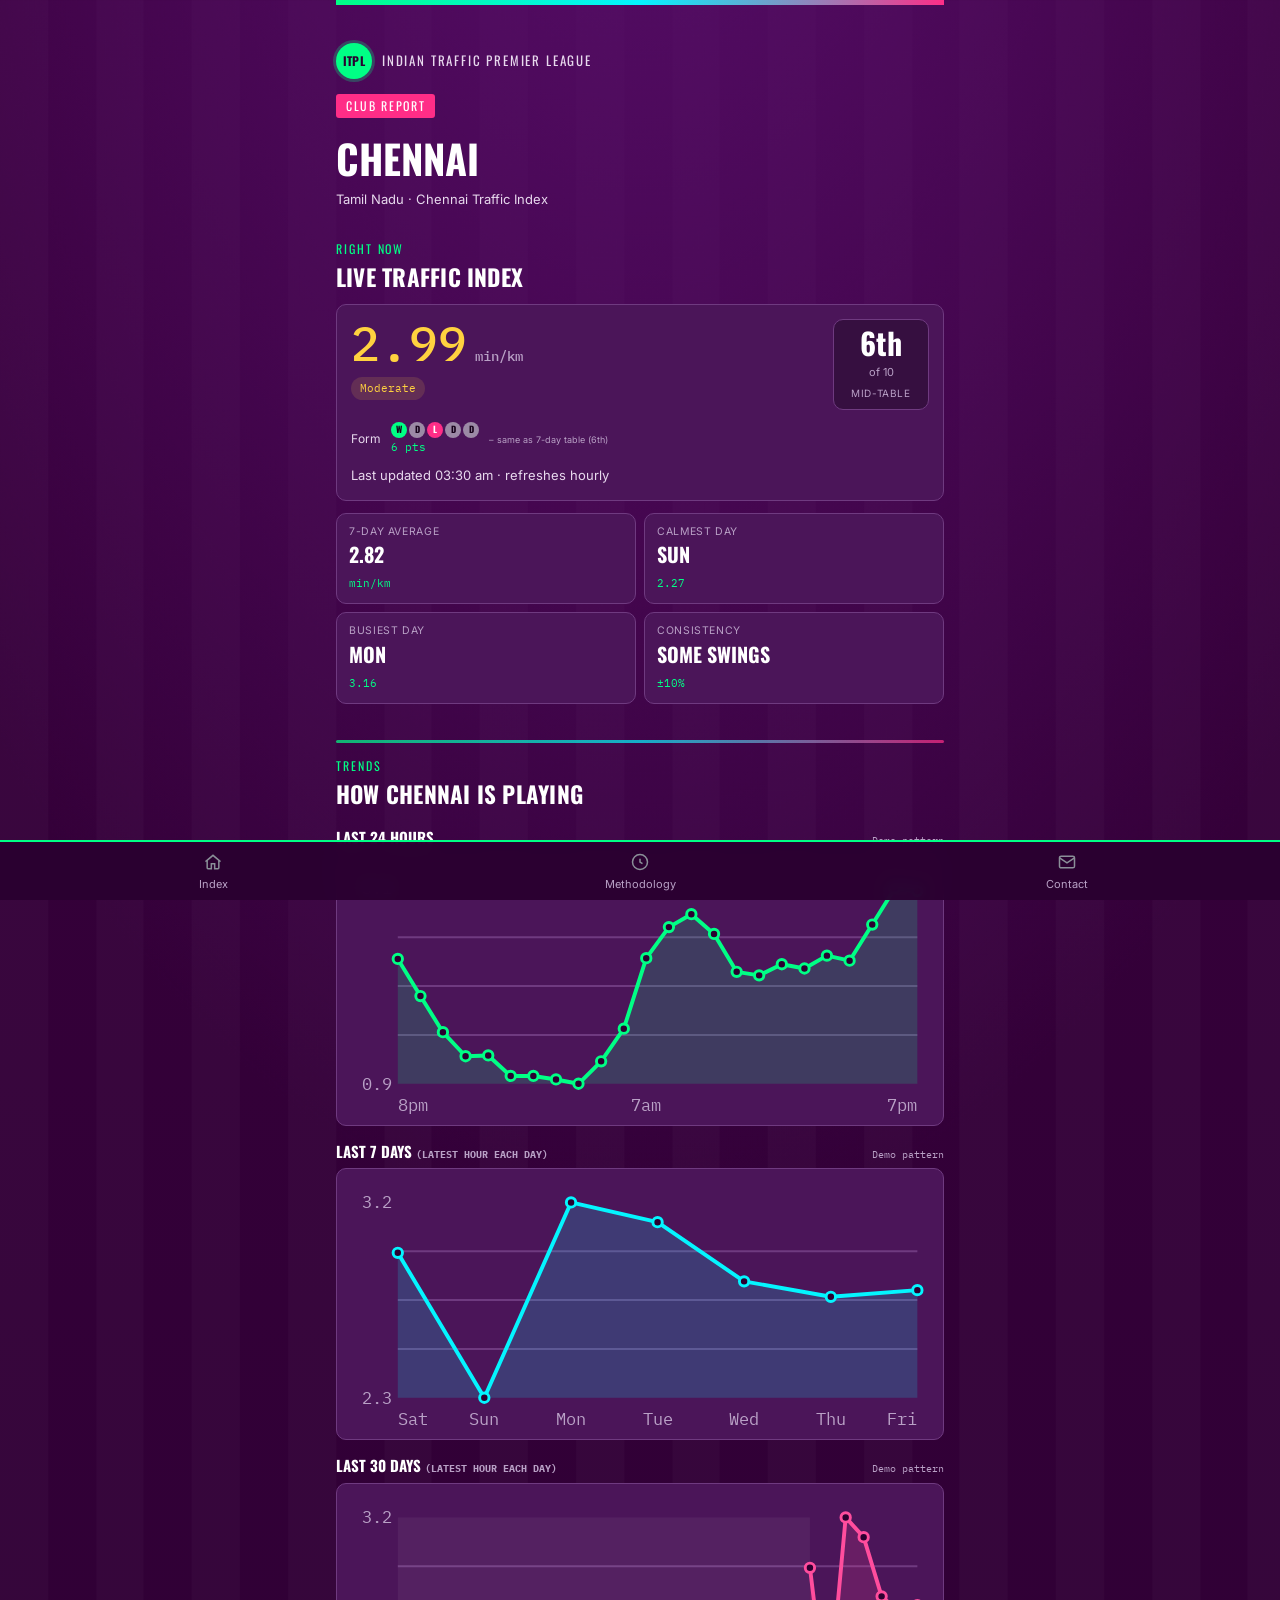
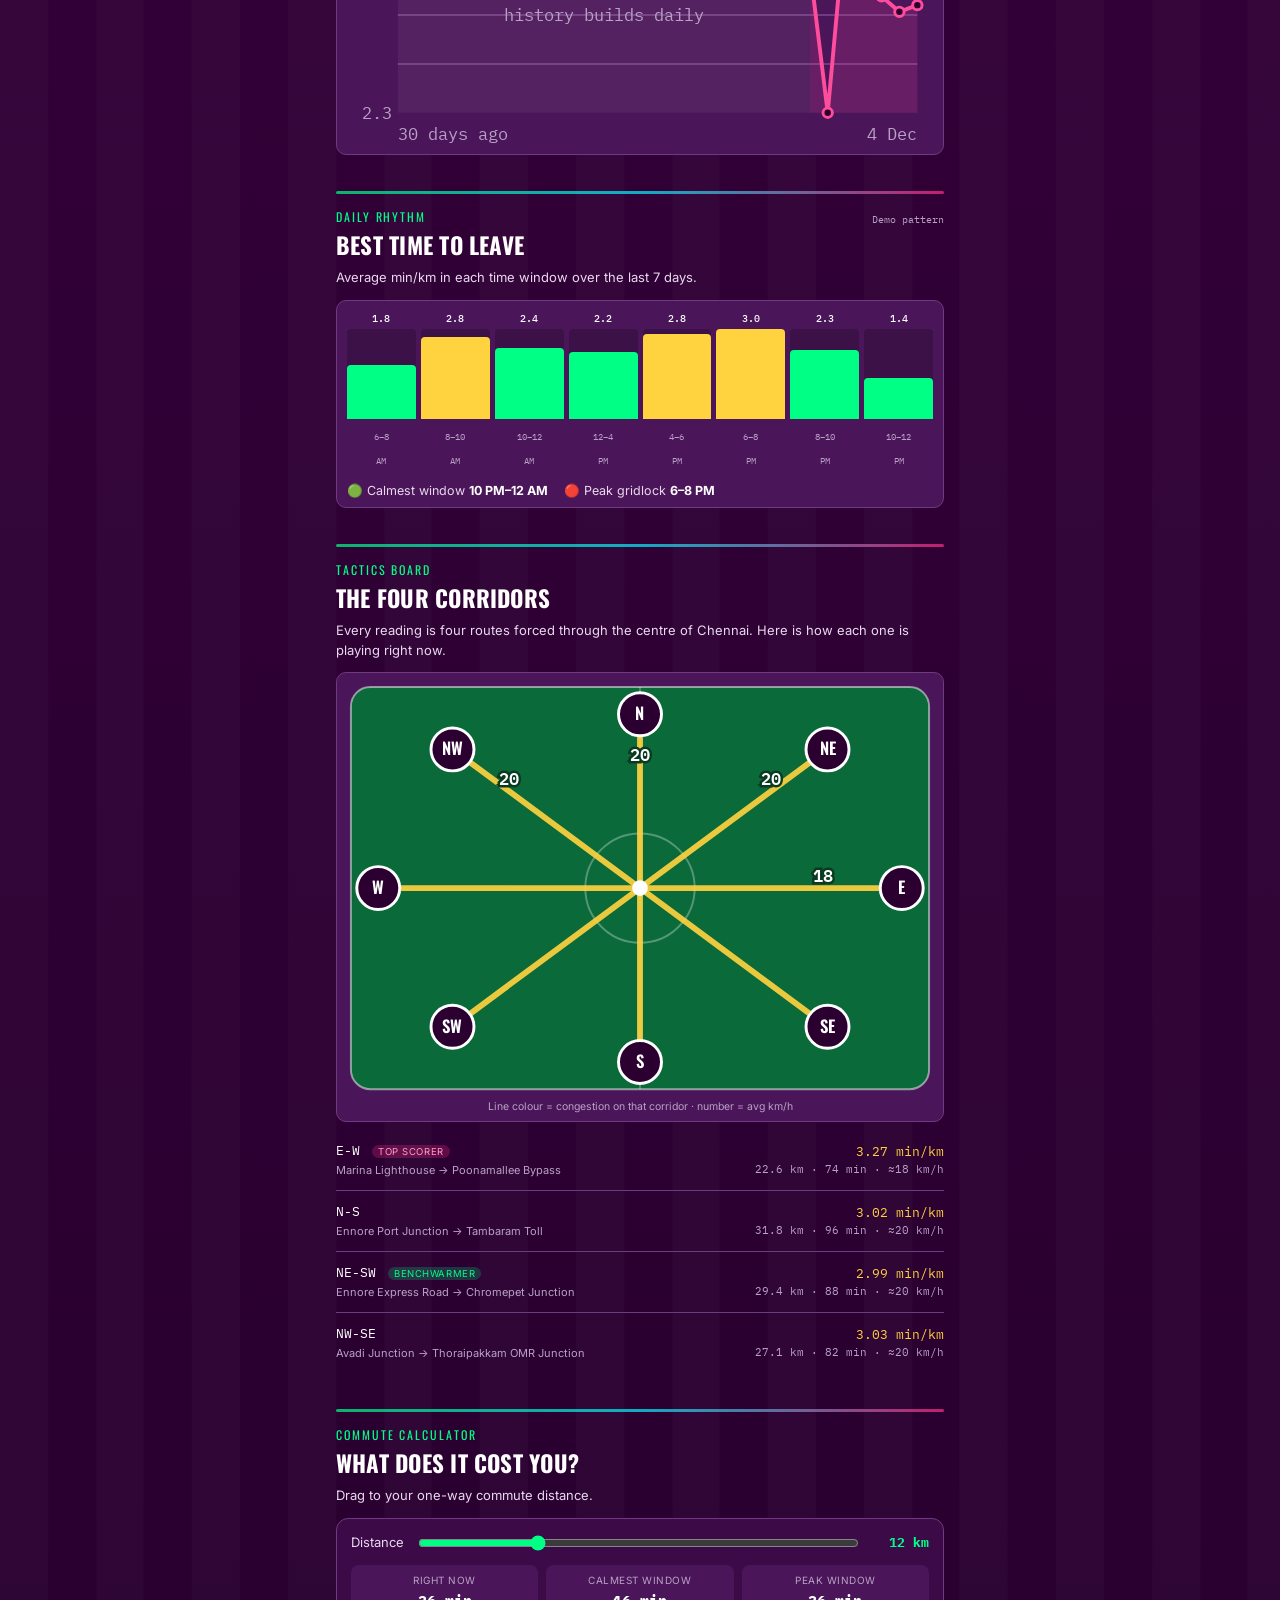
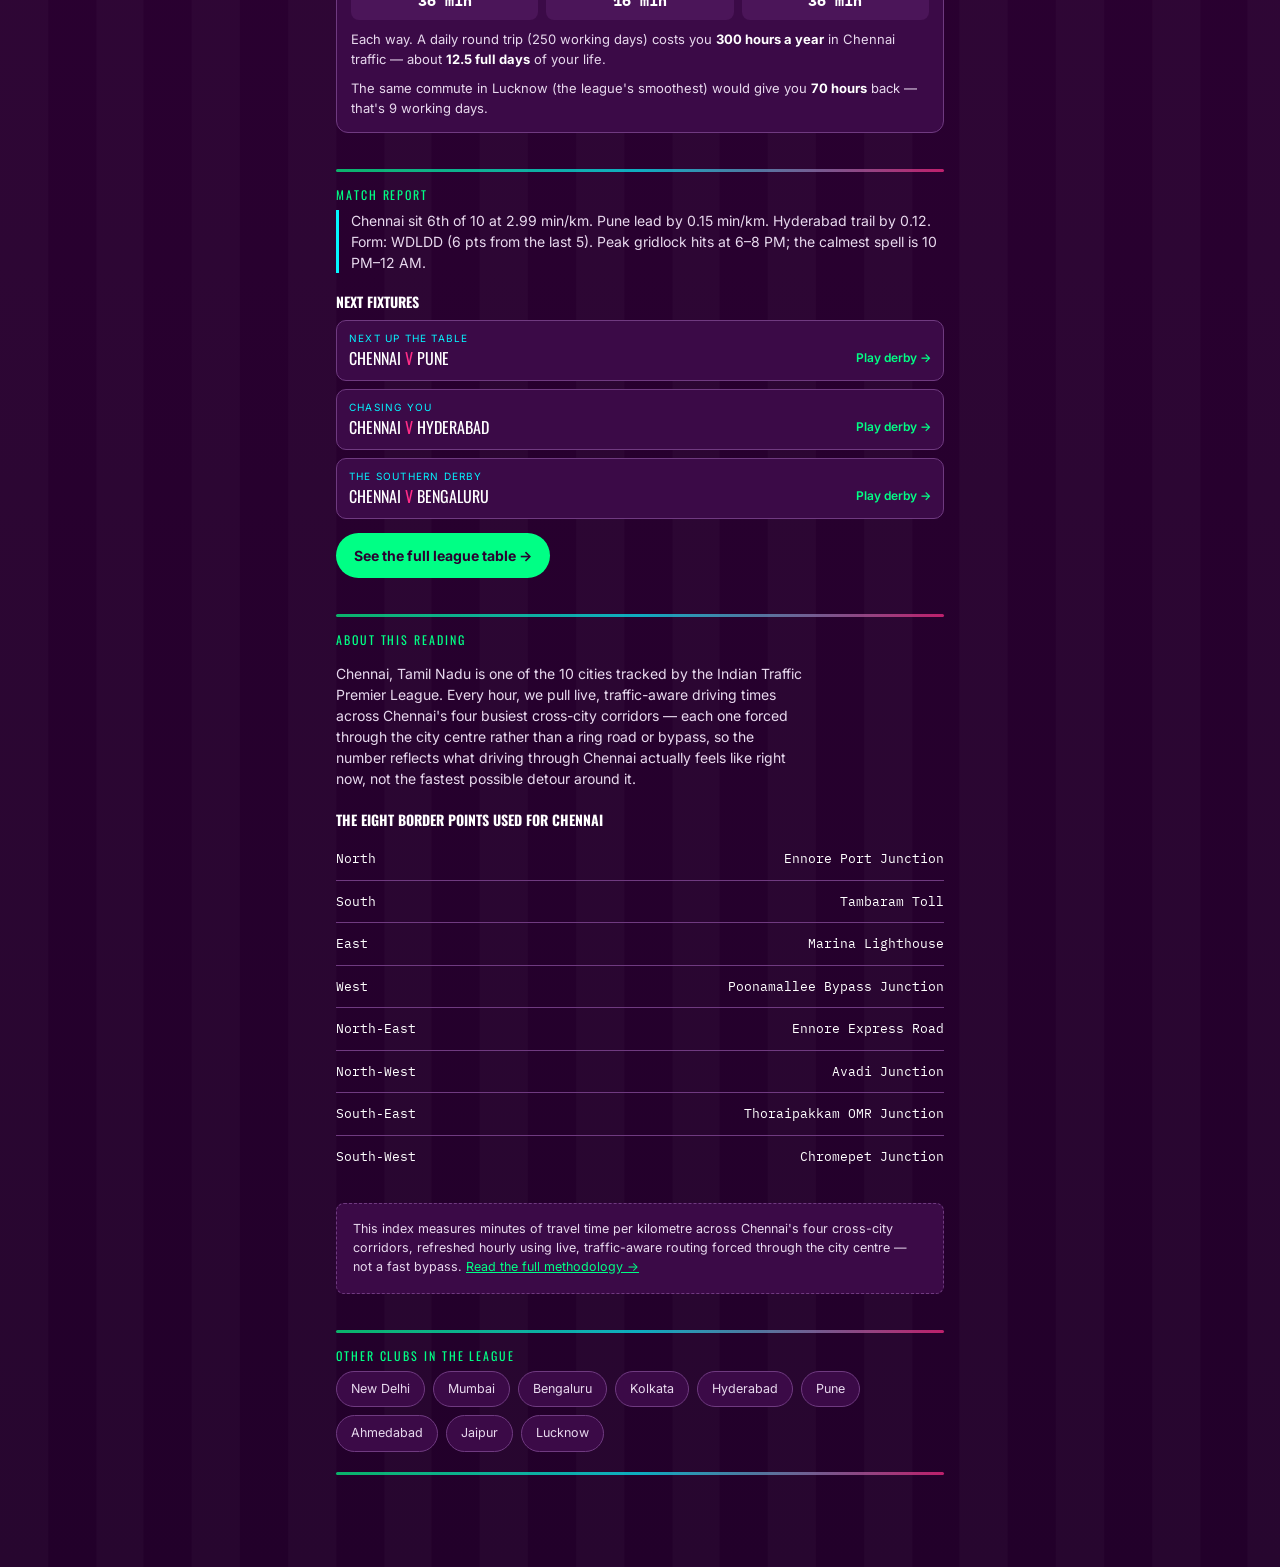
<file: city/chennai/index.html>
<!DOCTYPE html>
<html lang="en">
<head>
<meta charset="UTF-8">
<meta name="viewport" content="width=device-width, initial-scale=1, viewport-fit=cover">
<title>Chennai Traffic Index — Live Congestion Data | ITPL</title>
<meta name="description" content="Live traffic congestion index for Chennai, updated hourly. See Chennai's league position, form guide, 24-hour and 7-day trends, best time to leave and how it compares to other major Indian cities.">
<link rel="canonical" href="https://indian-traffic-premier-league.suvadipchakraborty.workers.dev/city/chennai/index.html">

<meta property="og:type" content="website">
<meta property="og:site_name" content="Indian Traffic Premier League (ITPL)">
<meta property="og:title" content="Chennai Traffic Index — Indian Traffic Premier League">
<meta property="og:description" content="Live traffic congestion index for Chennai, updated hourly. See Chennai's league position, form guide, 24-hour and 7-day trends, best time to leave and how it compares to other major Indian cities.">
<meta property="og:image" content="https://indian-traffic-premier-league.suvadipchakraborty.workers.dev/assets/og/og-chennai.png">
<meta property="og:image:width" content="1200">
<meta property="og:image:height" content="630">
<meta property="og:url" content="https://indian-traffic-premier-league.suvadipchakraborty.workers.dev/city/chennai/index.html">

<meta name="twitter:card" content="summary_large_image">
<meta name="twitter:title" content="Chennai Traffic Index — Indian Traffic Premier League">
<meta name="twitter:description" content="Live traffic congestion index for Chennai, updated hourly. See Chennai's league position, form guide, 24-hour and 7-day trends, best time to leave and how it compares to other major Indian cities.">
<meta name="twitter:image" content="https://indian-traffic-premier-league.suvadipchakraborty.workers.dev/assets/og/og-chennai.png">

<link rel="preconnect" href="https://fonts.googleapis.com">
<link href="https://fonts.googleapis.com/css2?family=Oswald:wght@500;600;700&family=Inter:wght@400;500;600&family=IBM+Plex+Mono:wght@400;500;600&display=swap" rel="stylesheet">
<link rel="stylesheet" href="../../css/style.css">
</head>
<body>

<div class="wrap">

  <header class="hero" style="padding-bottom:14px;">
    <div class="hero-inner">
      <div class="brand-row">
        <a href="../../index.html">
          <div class="brand-mark">ITPL</div>
          <div class="brand-name">Indian Traffic Premier League</div>
        </a>
      </div>
      <span class="mw">Club report</span>
      <h1 class="page-title" style="font-size:40px;margin-bottom:2px;">Chennai</h1>
      <p class="ranking-sub" style="margin:0;">Tamil Nadu · Chennai Traffic Index</p>
    </div>
  </header>

  <section class="ranking-section">
    <div class="ranking-header"><div><div class="page-eyebrow" style="margin-bottom:2px;">Right now</div><h2 class="ranking-title">Live traffic index</h2></div></div>
    <div class="chart-wrap ranking-wrap" id="cLive" style="margin-top:10px;"><div class="chart-loading">Loading live index…</div></div>
    <div class="stats" id="cStats"></div>
  </section>

  <section class="ranking-section">
    <div class="lane-divider" aria-hidden="true"></div>
    <div class="page-eyebrow" style="margin-bottom:2px;">Trends</div><h2 class="ranking-title">How Chennai is playing</h2>
    <div class="trend-title-row"><h3>Last 24 hours</h3><span class="trend-note" id="t24Note"></span></div>
    <div class="chart-wrap" id="chart24"><div class="chart-loading">Loading trend…</div></div>
    <div class="trend-title-row"><h3>Last 7 days <span class="trend-note">(latest hour each day)</span></h3><span class="trend-note" id="t7Note"></span></div>
    <div class="chart-wrap" id="chart7"><div class="chart-loading">Loading trend…</div></div>
    <div class="trend-title-row"><h3>Last 30 days <span class="trend-note">(latest hour each day)</span></h3><span class="trend-note" id="t30Note"></span></div>
    <div class="chart-wrap" id="chart30"><div class="chart-loading">Loading trend…</div></div>
  </section>

  <section class="ranking-section">
    <div class="lane-divider" aria-hidden="true"></div>
    <div class="ranking-header"><div><div class="page-eyebrow" style="margin-bottom:2px;">Daily rhythm</div><h2 class="ranking-title">Best time to leave</h2></div><span class="ranking-note" id="hmNote"></span></div>
    <p class="ranking-sub">Average min/km in each time window over the last 7 days.</p>
    <div class="chart-wrap" id="cRhythm"><div class="chart-loading">Loading rhythm…</div></div>
  </section>

  <section class="ranking-section">
    <div class="lane-divider" aria-hidden="true"></div>
    <div class="page-eyebrow" style="margin-bottom:2px;">Tactics board</div><h2 class="ranking-title">The four corridors</h2>
    <p class="ranking-sub">Every reading is four routes forced through the centre of Chennai. Here is how each one is playing right now.</p>
    <div class="chart-wrap" id="cPitch"></div>
    <div class="leg-list" id="cLegs"></div>
  </section>

  <section class="ranking-section">
    <div class="lane-divider" aria-hidden="true"></div>
    <div class="page-eyebrow" style="margin-bottom:2px;">Commute calculator</div><h2 class="ranking-title">What does it cost you?</h2>
    <p class="ranking-sub">Drag to your one-way commute distance.</p>
    <div class="calc">
      <div class="calc-row"><span>Distance</span><input type="range" id="calcKm" min="2" max="40" value="12" aria-label="Commute distance in km"><b id="calcKmVal">12 km</b></div>
      <div id="calcOut"></div>
    </div>
  </section>

  <section class="ranking-section">
    <div class="lane-divider" aria-hidden="true"></div>
    <div class="page-eyebrow" style="margin-bottom:6px;">Match report</div>
    <p class="report" id="cReport">Waiting for the live feed…</p>
    <h3 style="font-family:var(--font-display);text-transform:uppercase;font-size:14px;margin:18px 0 8px;">Next fixtures</h3>
    <div class="fixtures" id="cRivals"></div>
    <a href="../../index.html" class="btn-primary">See the full league table →</a>
  </section>

  <section class="ranking-section">
    <div class="lane-divider" aria-hidden="true"></div>
    <div class="page-eyebrow" style="margin-bottom:6px;">About this reading</div>
    <p class="page-intro">Chennai, Tamil Nadu is one of the 10 cities tracked by the Indian Traffic Premier League. Every hour, we pull live, traffic-aware driving times across Chennai's four busiest cross-city corridors — each one forced through the city centre rather than a ring road or bypass, so the number reflects what driving through Chennai actually feels like right now, not the fastest possible detour around it.</p>
    <h3 style="font-family:var(--font-display);text-transform:uppercase;font-size:14px;margin:18px 0 8px;">The eight border points used for Chennai</h3>
    <div class="leg-list">
      <div class="leg-row"><div class="leg-pair">North</div><div class="leg-nums">Ennore Port Junction</div></div>
      <div class="leg-row"><div class="leg-pair">South</div><div class="leg-nums">Tambaram Toll</div></div>
      <div class="leg-row"><div class="leg-pair">East</div><div class="leg-nums">Marina Lighthouse</div></div>
      <div class="leg-row"><div class="leg-pair">West</div><div class="leg-nums">Poonamallee Bypass Junction</div></div>
      <div class="leg-row"><div class="leg-pair">North-East</div><div class="leg-nums">Ennore Express Road</div></div>
      <div class="leg-row"><div class="leg-pair">North-West</div><div class="leg-nums">Avadi Junction</div></div>
      <div class="leg-row"><div class="leg-pair">South-East</div><div class="leg-nums">Thoraipakkam OMR Junction</div></div>
      <div class="leg-row"><div class="leg-pair">South-West</div><div class="leg-nums">Chromepet Junction</div></div>
    </div>
    <div class="caveat-box">
      This index measures minutes of travel time per kilometre across
      Chennai's four cross-city corridors, refreshed hourly using
      live, traffic-aware routing forced through the city centre —
      not a fast bypass. <a href="../../index.html#methodology">Read the full methodology →</a>
    </div>
  </section>

  <section class="ranking-section">
    <div class="lane-divider" aria-hidden="true"></div>
    <div class="page-eyebrow" style="margin-bottom:6px;">Other clubs in the league</div>
    <div class="pill-links">
  <a href="../new-delhi/index.html">New Delhi</a>
  <a href="../mumbai/index.html">Mumbai</a>
  <a href="../bengaluru/index.html">Bengaluru</a>
  <a href="../kolkata/index.html">Kolkata</a>
  <a href="../hyderabad/index.html">Hyderabad</a>
  <a href="../pune/index.html">Pune</a>
  <a href="../ahmedabad/index.html">Ahmedabad</a>
  <a href="../jaipur/index.html">Jaipur</a>
  <a href="../lucknow/index.html">Lucknow</a>
    </div>
    <div class="lane-divider" aria-hidden="true" style="margin-top:20px;"></div>
  </section>

</div>

<nav class="bottom-nav">
  <a href="../../index.html">
    <span class="icon"><svg width="20" height="20" viewBox="0 0 24 24" fill="none" stroke="#8a8f98" stroke-width="1.8"><path d="M3 11.5 12 4l9 7.5"/><path d="M5 10v9a1 1 0 0 0 1 1h4v-6h4v6h4a1 1 0 0 0 1-1v-9"/></svg></span>
    Index
  </a>
  <a href="../../index.html#methodology">
    <span class="icon"><svg width="20" height="20" viewBox="0 0 24 24" fill="none" stroke="#8a8f98" stroke-width="1.8"><circle cx="12" cy="12" r="9"/><path d="M12 8v4l3 2"/></svg></span>
    Methodology
  </a>
  <a href="../../index.html#contact">
    <span class="icon"><svg width="20" height="20" viewBox="0 0 24 24" fill="none" stroke="#8a8f98" stroke-width="1.8"><rect x="3" y="5" width="18" height="14" rx="2"/><path d="m3 7 9 6 9-6"/></svg></span>
    Contact
  </a>
</nav>

<script>window.CITY_SLUG = "chennai"; window.ITPL_BASE = "../../";</script>
<script src="../../js/itpl.js"></script>
<script src="../../js/city.js"></script>
</body>
</html>
</file>
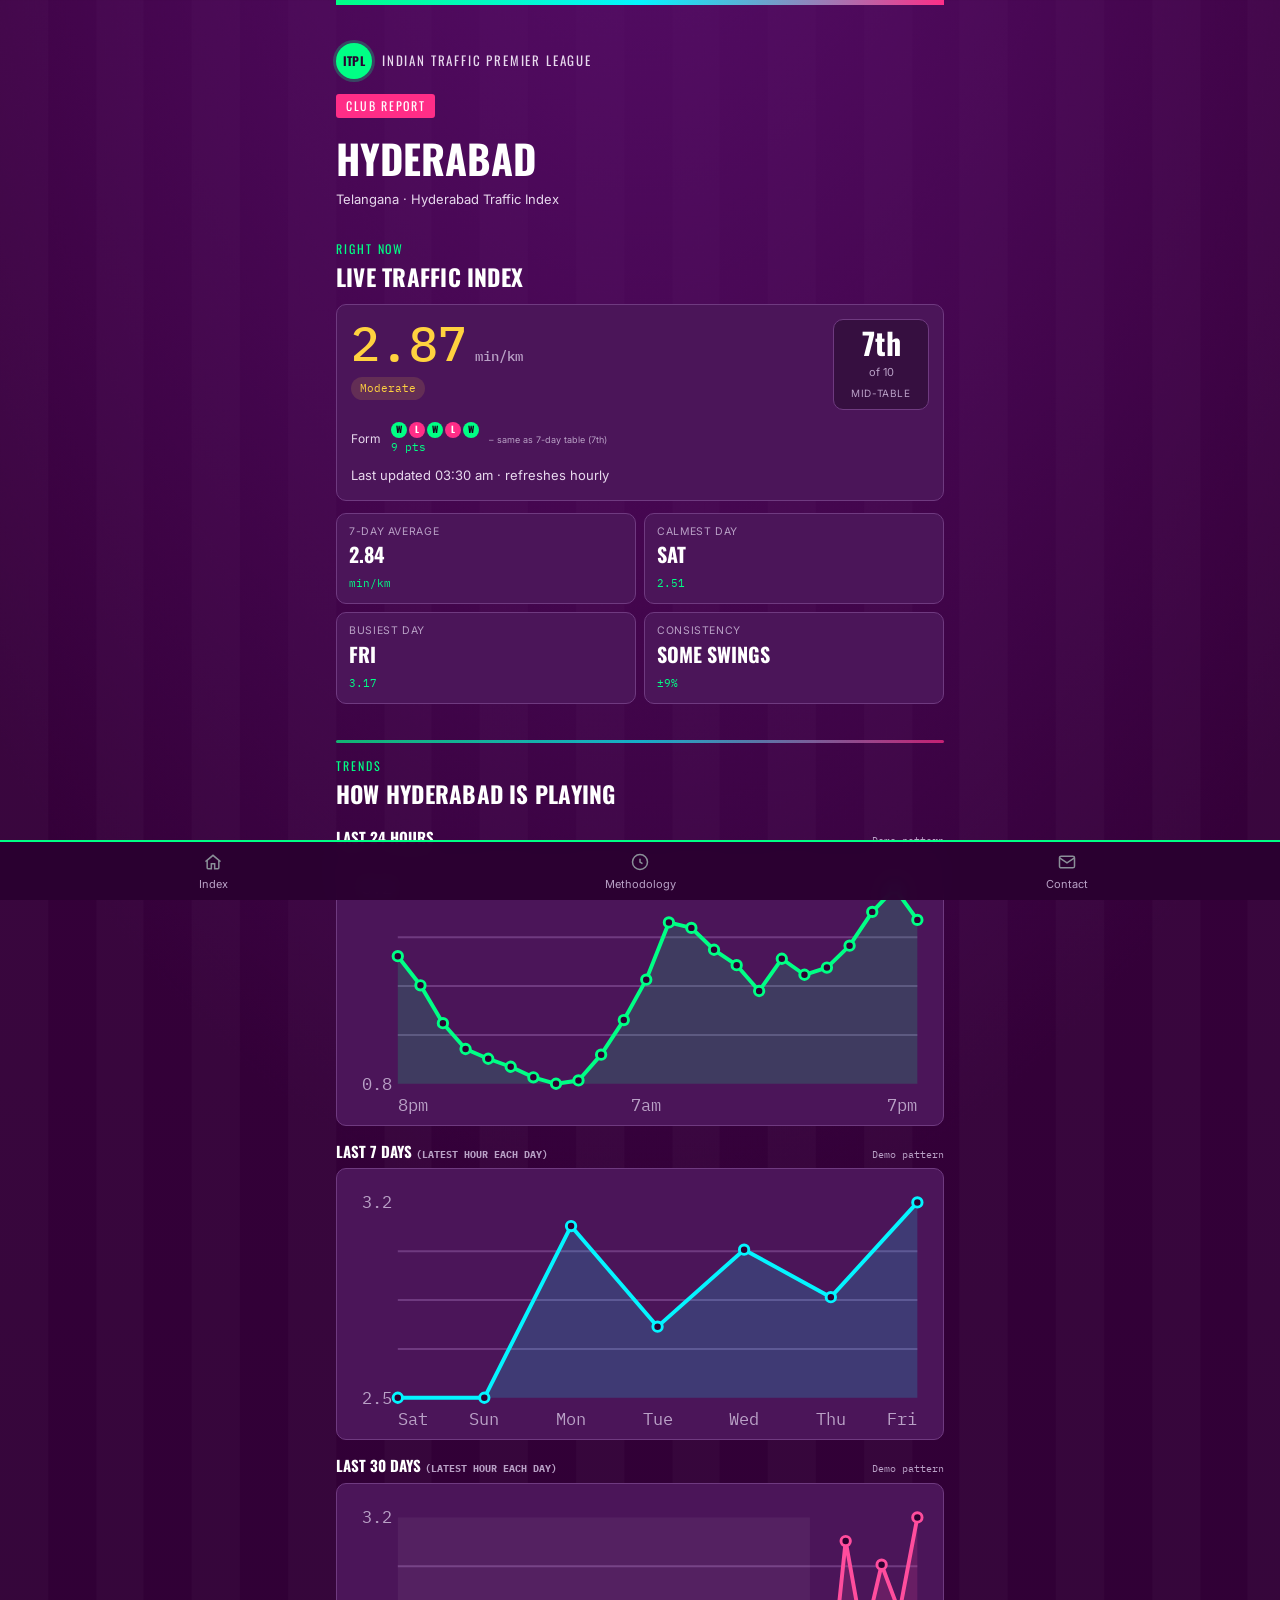
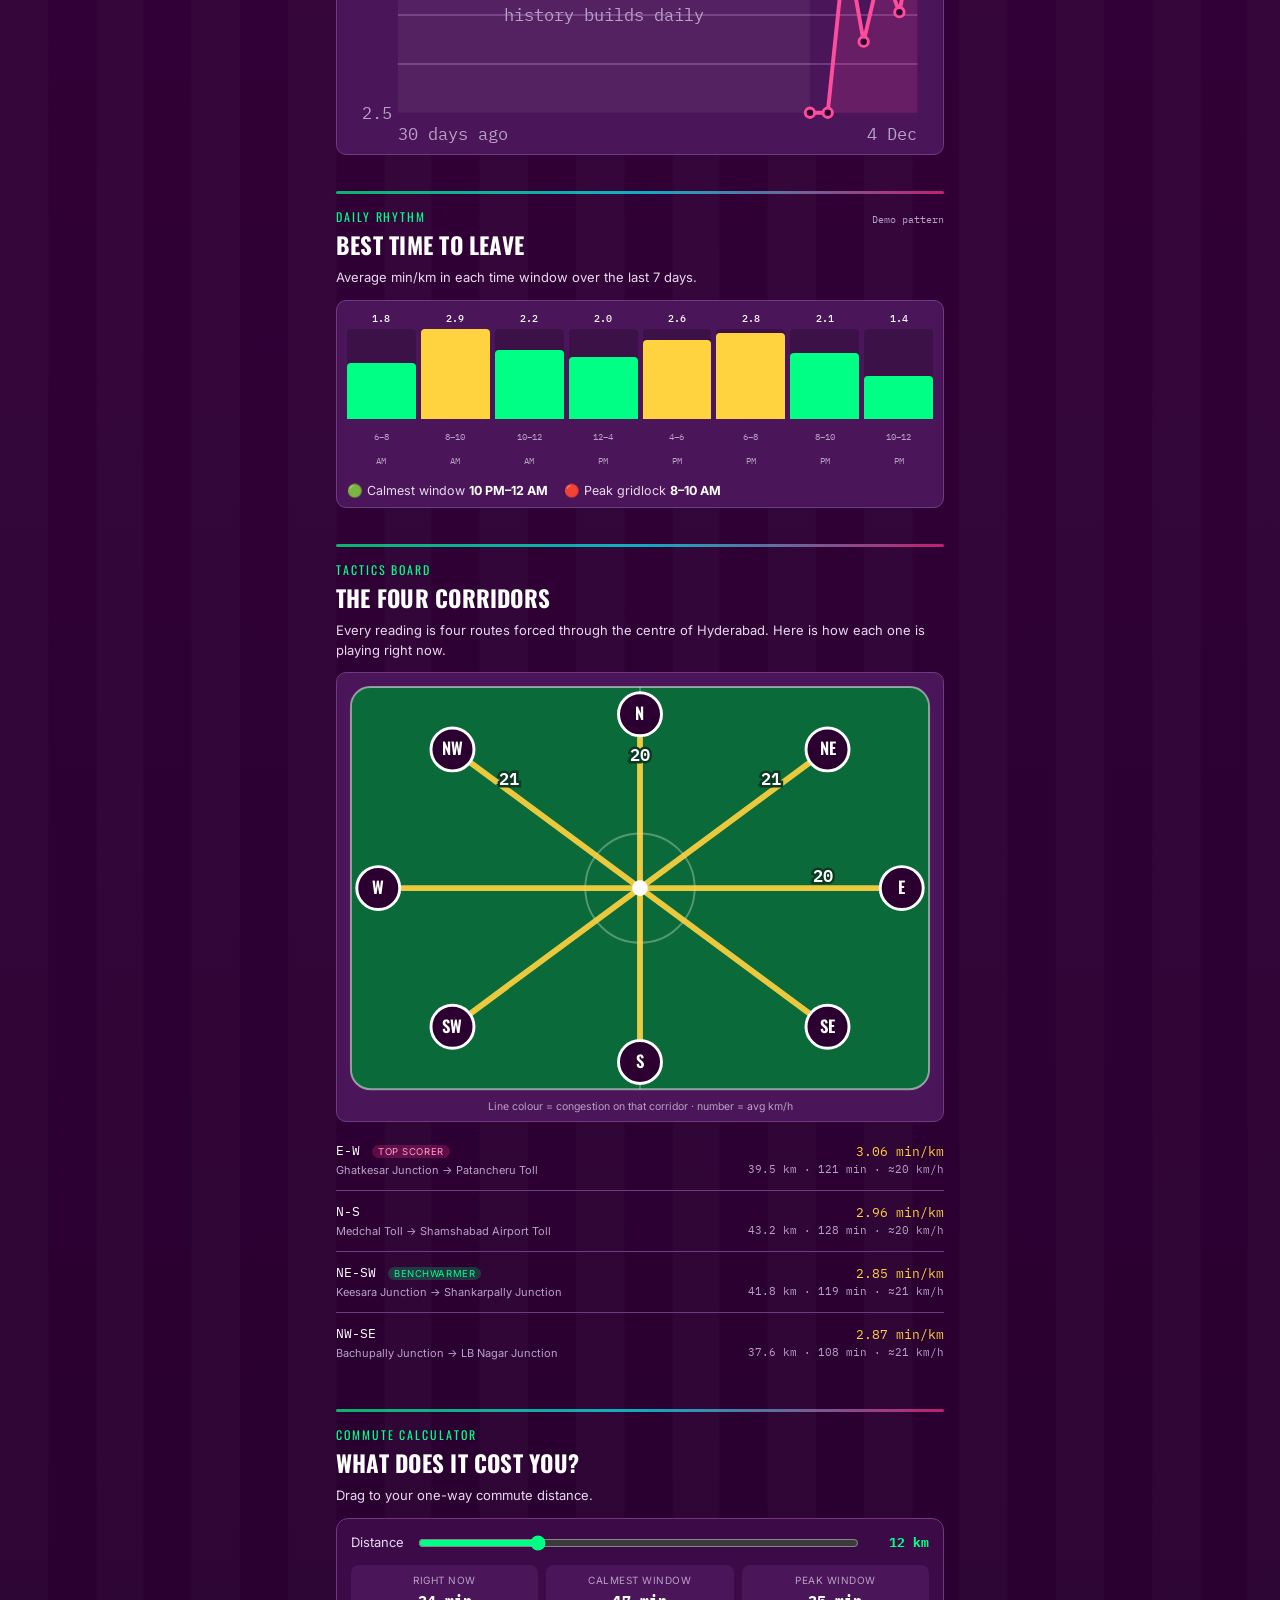
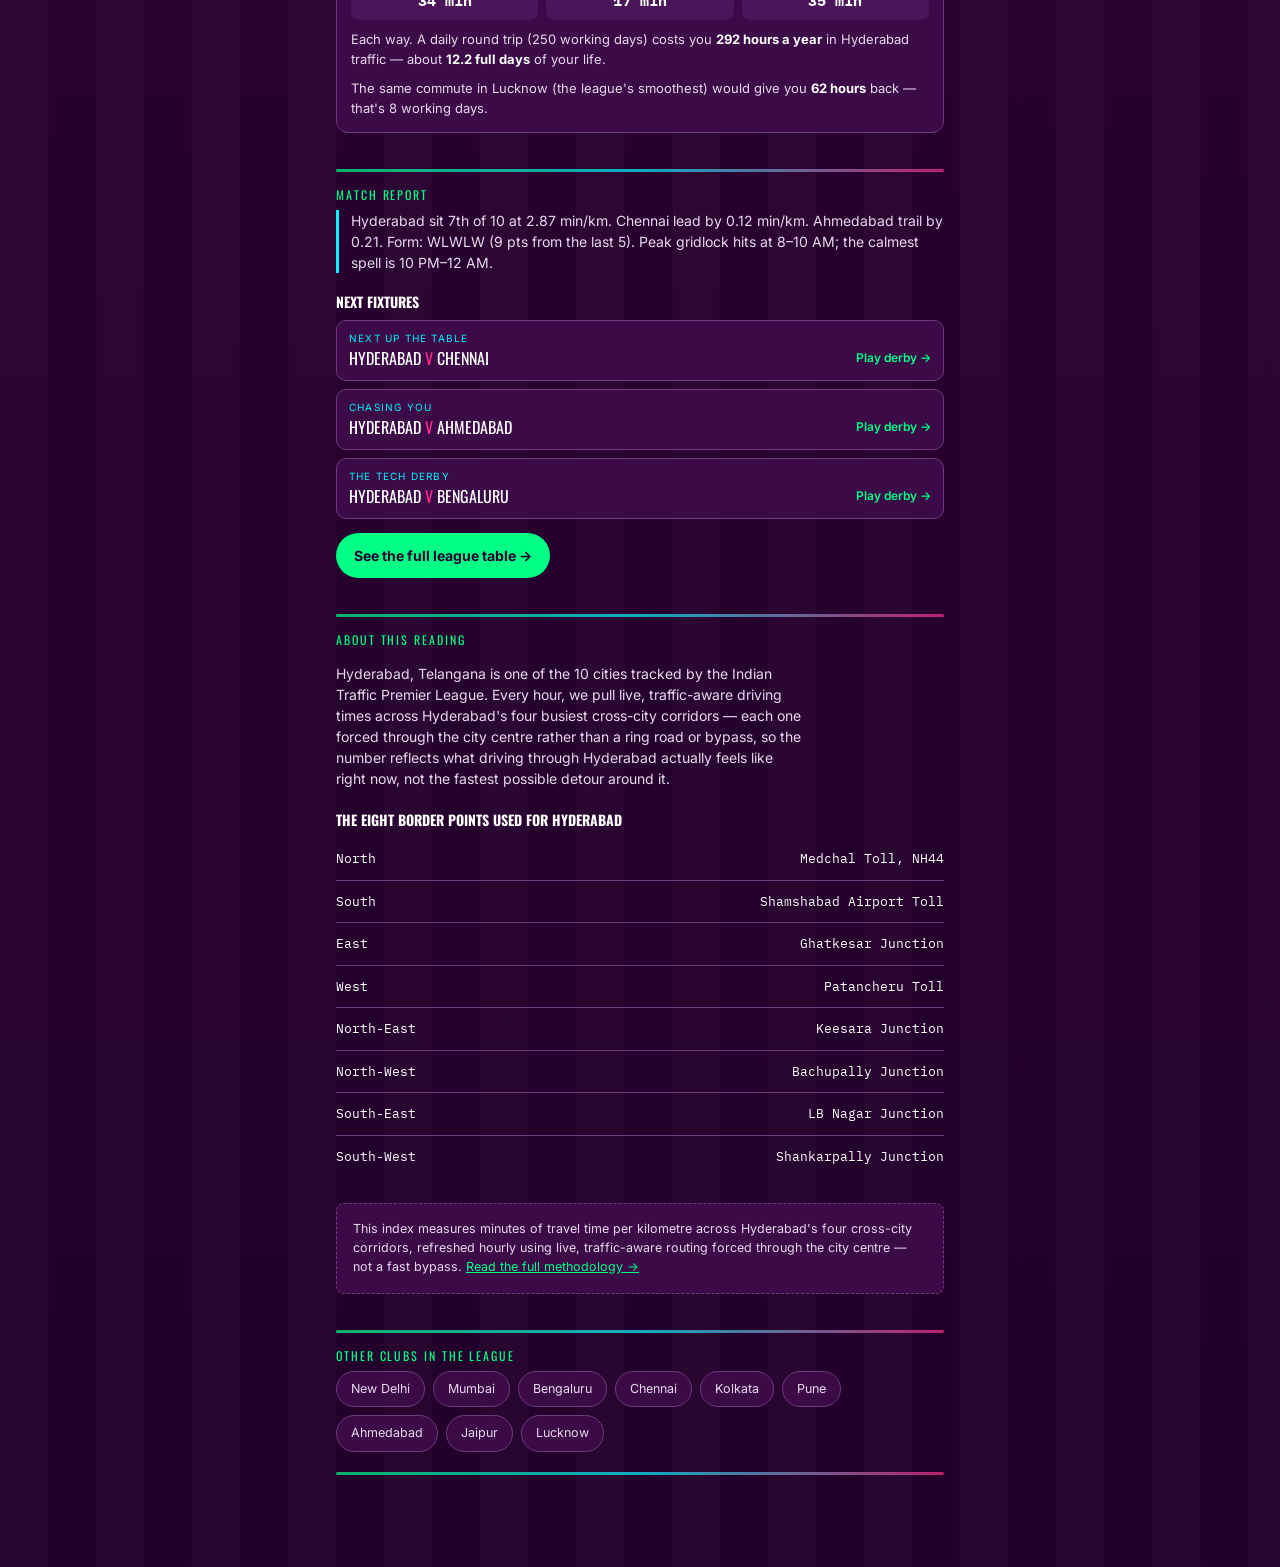
<file: city/hyderabad/index.html>
<!DOCTYPE html>
<html lang="en">
<head>
<meta charset="UTF-8">
<meta name="viewport" content="width=device-width, initial-scale=1, viewport-fit=cover">
<title>Hyderabad Traffic Index — Live Congestion Data | ITPL</title>
<meta name="description" content="Live traffic congestion index for Hyderabad, updated hourly. See Hyderabad's league position, form guide, 24-hour and 7-day trends, best time to leave and how it compares to other major Indian cities.">
<link rel="canonical" href="https://indian-traffic-premier-league.suvadipchakraborty.workers.dev/city/hyderabad/index.html">

<meta property="og:type" content="website">
<meta property="og:site_name" content="Indian Traffic Premier League (ITPL)">
<meta property="og:title" content="Hyderabad Traffic Index — Indian Traffic Premier League">
<meta property="og:description" content="Live traffic congestion index for Hyderabad, updated hourly. See Hyderabad's league position, form guide, 24-hour and 7-day trends, best time to leave and how it compares to other major Indian cities.">
<meta property="og:image" content="https://indian-traffic-premier-league.suvadipchakraborty.workers.dev/assets/og/og-hyderabad.png">
<meta property="og:image:width" content="1200">
<meta property="og:image:height" content="630">
<meta property="og:url" content="https://indian-traffic-premier-league.suvadipchakraborty.workers.dev/city/hyderabad/index.html">

<meta name="twitter:card" content="summary_large_image">
<meta name="twitter:title" content="Hyderabad Traffic Index — Indian Traffic Premier League">
<meta name="twitter:description" content="Live traffic congestion index for Hyderabad, updated hourly. See Hyderabad's league position, form guide, 24-hour and 7-day trends, best time to leave and how it compares to other major Indian cities.">
<meta name="twitter:image" content="https://indian-traffic-premier-league.suvadipchakraborty.workers.dev/assets/og/og-hyderabad.png">

<link rel="preconnect" href="https://fonts.googleapis.com">
<link href="https://fonts.googleapis.com/css2?family=Oswald:wght@500;600;700&family=Inter:wght@400;500;600&family=IBM+Plex+Mono:wght@400;500;600&display=swap" rel="stylesheet">
<link rel="stylesheet" href="../../css/style.css">
</head>
<body>

<div class="wrap">

  <header class="hero" style="padding-bottom:14px;">
    <div class="hero-inner">
      <div class="brand-row">
        <a href="../../index.html">
          <div class="brand-mark">ITPL</div>
          <div class="brand-name">Indian Traffic Premier League</div>
        </a>
      </div>
      <span class="mw">Club report</span>
      <h1 class="page-title" style="font-size:40px;margin-bottom:2px;">Hyderabad</h1>
      <p class="ranking-sub" style="margin:0;">Telangana · Hyderabad Traffic Index</p>
    </div>
  </header>

  <section class="ranking-section">
    <div class="ranking-header"><div><div class="page-eyebrow" style="margin-bottom:2px;">Right now</div><h2 class="ranking-title">Live traffic index</h2></div></div>
    <div class="chart-wrap ranking-wrap" id="cLive" style="margin-top:10px;"><div class="chart-loading">Loading live index…</div></div>
    <div class="stats" id="cStats"></div>
  </section>

  <section class="ranking-section">
    <div class="lane-divider" aria-hidden="true"></div>
    <div class="page-eyebrow" style="margin-bottom:2px;">Trends</div><h2 class="ranking-title">How Hyderabad is playing</h2>
    <div class="trend-title-row"><h3>Last 24 hours</h3><span class="trend-note" id="t24Note"></span></div>
    <div class="chart-wrap" id="chart24"><div class="chart-loading">Loading trend…</div></div>
    <div class="trend-title-row"><h3>Last 7 days <span class="trend-note">(latest hour each day)</span></h3><span class="trend-note" id="t7Note"></span></div>
    <div class="chart-wrap" id="chart7"><div class="chart-loading">Loading trend…</div></div>
    <div class="trend-title-row"><h3>Last 30 days <span class="trend-note">(latest hour each day)</span></h3><span class="trend-note" id="t30Note"></span></div>
    <div class="chart-wrap" id="chart30"><div class="chart-loading">Loading trend…</div></div>
  </section>

  <section class="ranking-section">
    <div class="lane-divider" aria-hidden="true"></div>
    <div class="ranking-header"><div><div class="page-eyebrow" style="margin-bottom:2px;">Daily rhythm</div><h2 class="ranking-title">Best time to leave</h2></div><span class="ranking-note" id="hmNote"></span></div>
    <p class="ranking-sub">Average min/km in each time window over the last 7 days.</p>
    <div class="chart-wrap" id="cRhythm"><div class="chart-loading">Loading rhythm…</div></div>
  </section>

  <section class="ranking-section">
    <div class="lane-divider" aria-hidden="true"></div>
    <div class="page-eyebrow" style="margin-bottom:2px;">Tactics board</div><h2 class="ranking-title">The four corridors</h2>
    <p class="ranking-sub">Every reading is four routes forced through the centre of Hyderabad. Here is how each one is playing right now.</p>
    <div class="chart-wrap" id="cPitch"></div>
    <div class="leg-list" id="cLegs"></div>
  </section>

  <section class="ranking-section">
    <div class="lane-divider" aria-hidden="true"></div>
    <div class="page-eyebrow" style="margin-bottom:2px;">Commute calculator</div><h2 class="ranking-title">What does it cost you?</h2>
    <p class="ranking-sub">Drag to your one-way commute distance.</p>
    <div class="calc">
      <div class="calc-row"><span>Distance</span><input type="range" id="calcKm" min="2" max="40" value="12" aria-label="Commute distance in km"><b id="calcKmVal">12 km</b></div>
      <div id="calcOut"></div>
    </div>
  </section>

  <section class="ranking-section">
    <div class="lane-divider" aria-hidden="true"></div>
    <div class="page-eyebrow" style="margin-bottom:6px;">Match report</div>
    <p class="report" id="cReport">Waiting for the live feed…</p>
    <h3 style="font-family:var(--font-display);text-transform:uppercase;font-size:14px;margin:18px 0 8px;">Next fixtures</h3>
    <div class="fixtures" id="cRivals"></div>
    <a href="../../index.html" class="btn-primary">See the full league table →</a>
  </section>

  <section class="ranking-section">
    <div class="lane-divider" aria-hidden="true"></div>
    <div class="page-eyebrow" style="margin-bottom:6px;">About this reading</div>
    <p class="page-intro">Hyderabad, Telangana is one of the 10 cities tracked by the Indian Traffic Premier League. Every hour, we pull live, traffic-aware driving times across Hyderabad's four busiest cross-city corridors — each one forced through the city centre rather than a ring road or bypass, so the number reflects what driving through Hyderabad actually feels like right now, not the fastest possible detour around it.</p>
    <h3 style="font-family:var(--font-display);text-transform:uppercase;font-size:14px;margin:18px 0 8px;">The eight border points used for Hyderabad</h3>
    <div class="leg-list">
      <div class="leg-row"><div class="leg-pair">North</div><div class="leg-nums">Medchal Toll, NH44</div></div>
      <div class="leg-row"><div class="leg-pair">South</div><div class="leg-nums">Shamshabad Airport Toll</div></div>
      <div class="leg-row"><div class="leg-pair">East</div><div class="leg-nums">Ghatkesar Junction</div></div>
      <div class="leg-row"><div class="leg-pair">West</div><div class="leg-nums">Patancheru Toll</div></div>
      <div class="leg-row"><div class="leg-pair">North-East</div><div class="leg-nums">Keesara Junction</div></div>
      <div class="leg-row"><div class="leg-pair">North-West</div><div class="leg-nums">Bachupally Junction</div></div>
      <div class="leg-row"><div class="leg-pair">South-East</div><div class="leg-nums">LB Nagar Junction</div></div>
      <div class="leg-row"><div class="leg-pair">South-West</div><div class="leg-nums">Shankarpally Junction</div></div>
    </div>
    <div class="caveat-box">
      This index measures minutes of travel time per kilometre across
      Hyderabad's four cross-city corridors, refreshed hourly using
      live, traffic-aware routing forced through the city centre —
      not a fast bypass. <a href="../../index.html#methodology">Read the full methodology →</a>
    </div>
  </section>

  <section class="ranking-section">
    <div class="lane-divider" aria-hidden="true"></div>
    <div class="page-eyebrow" style="margin-bottom:6px;">Other clubs in the league</div>
    <div class="pill-links">
  <a href="../new-delhi/index.html">New Delhi</a>
  <a href="../mumbai/index.html">Mumbai</a>
  <a href="../bengaluru/index.html">Bengaluru</a>
  <a href="../chennai/index.html">Chennai</a>
  <a href="../kolkata/index.html">Kolkata</a>
  <a href="../pune/index.html">Pune</a>
  <a href="../ahmedabad/index.html">Ahmedabad</a>
  <a href="../jaipur/index.html">Jaipur</a>
  <a href="../lucknow/index.html">Lucknow</a>
    </div>
    <div class="lane-divider" aria-hidden="true" style="margin-top:20px;"></div>
  </section>

</div>

<nav class="bottom-nav">
  <a href="../../index.html">
    <span class="icon"><svg width="20" height="20" viewBox="0 0 24 24" fill="none" stroke="#8a8f98" stroke-width="1.8"><path d="M3 11.5 12 4l9 7.5"/><path d="M5 10v9a1 1 0 0 0 1 1h4v-6h4v6h4a1 1 0 0 0 1-1v-9"/></svg></span>
    Index
  </a>
  <a href="../../index.html#methodology">
    <span class="icon"><svg width="20" height="20" viewBox="0 0 24 24" fill="none" stroke="#8a8f98" stroke-width="1.8"><circle cx="12" cy="12" r="9"/><path d="M12 8v4l3 2"/></svg></span>
    Methodology
  </a>
  <a href="../../index.html#contact">
    <span class="icon"><svg width="20" height="20" viewBox="0 0 24 24" fill="none" stroke="#8a8f98" stroke-width="1.8"><rect x="3" y="5" width="18" height="14" rx="2"/><path d="m3 7 9 6 9-6"/></svg></span>
    Contact
  </a>
</nav>

<script>window.CITY_SLUG = "hyderabad"; window.ITPL_BASE = "../../";</script>
<script src="../../js/itpl.js"></script>
<script src="../../js/city.js"></script>
</body>
</html>
</file>
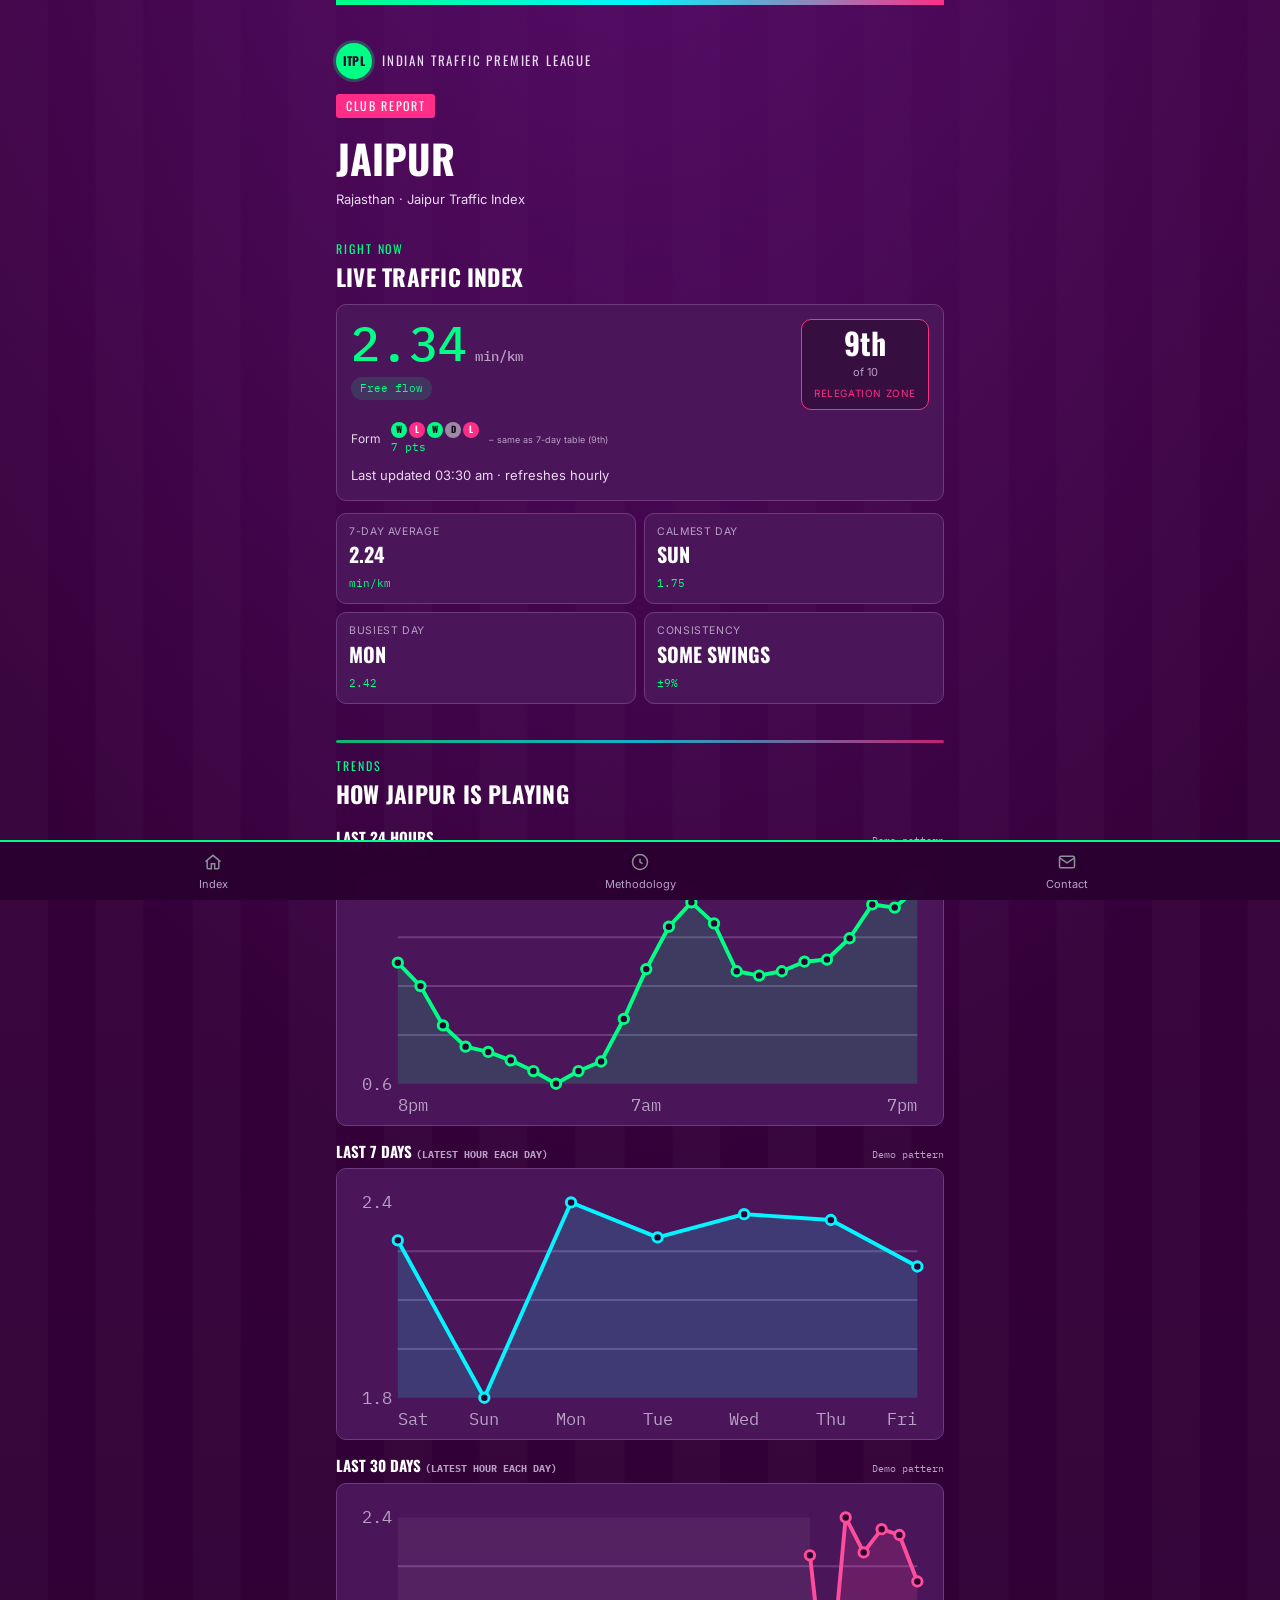
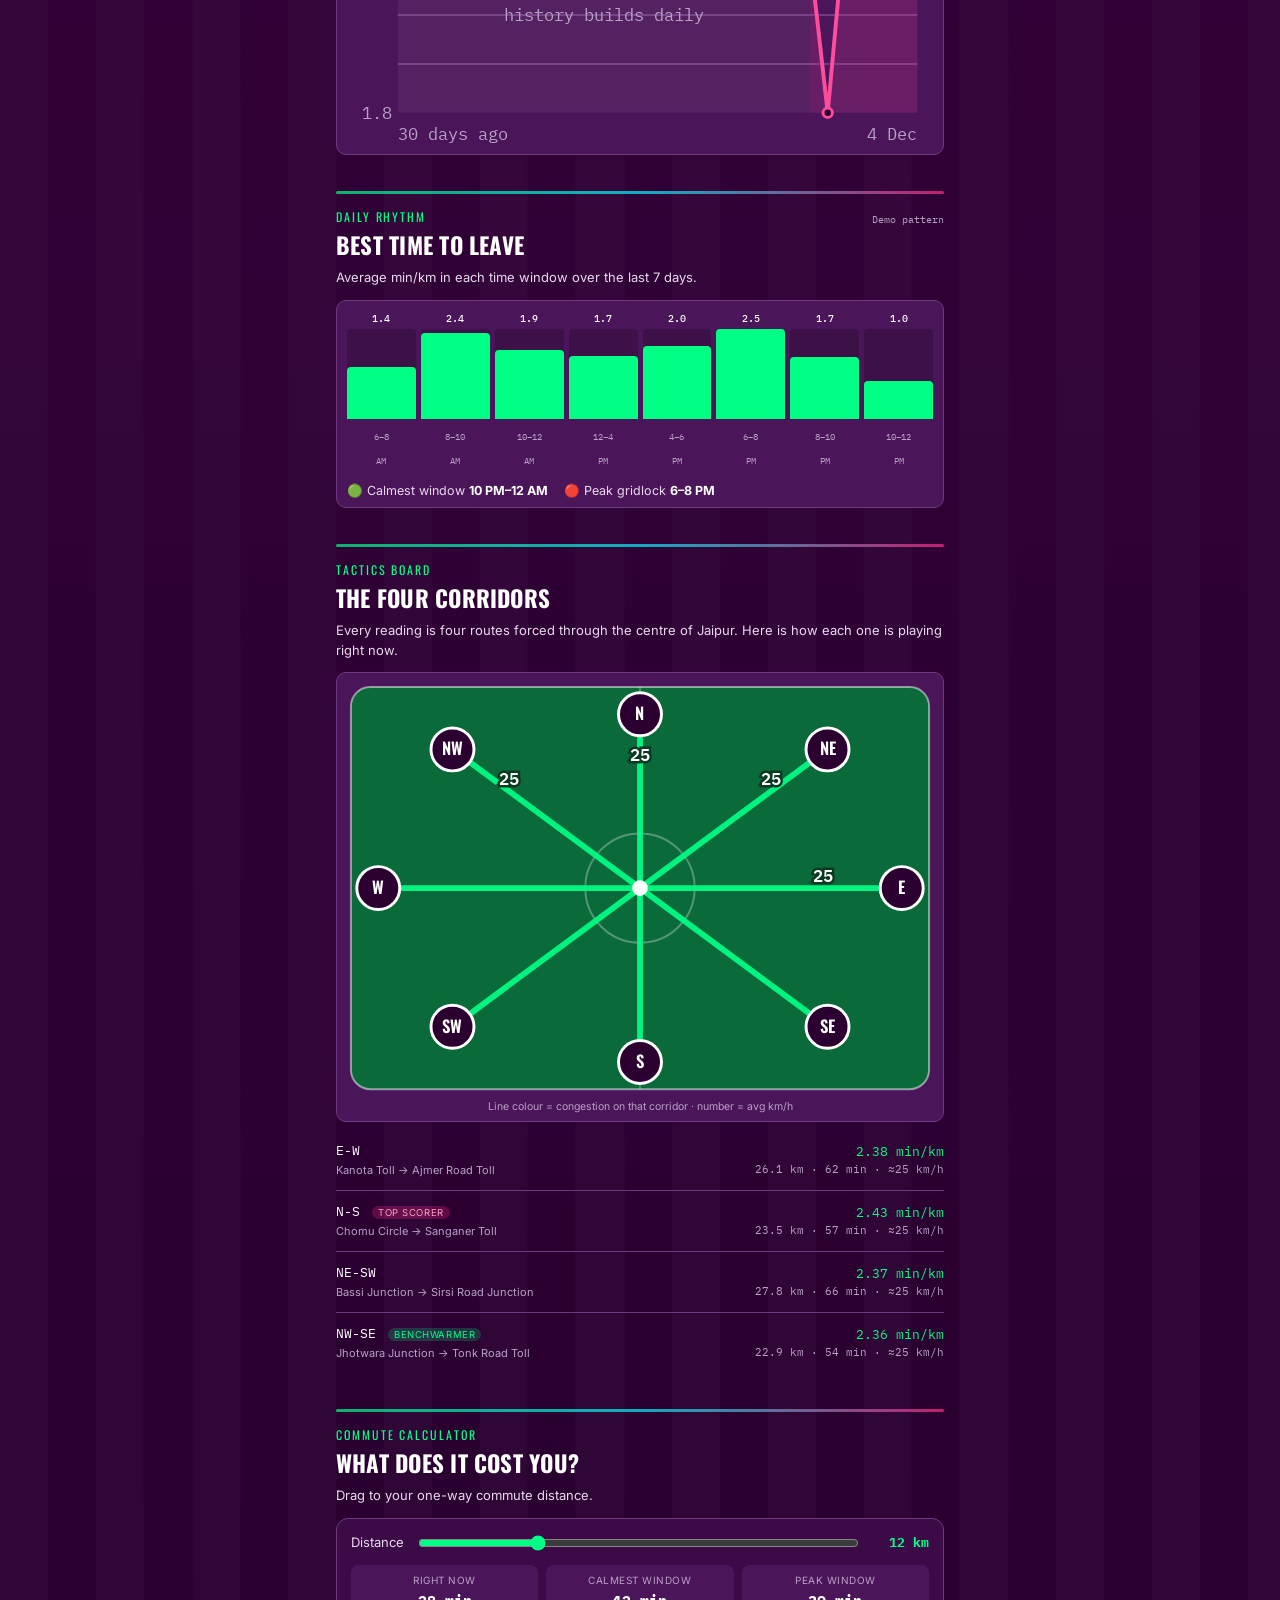
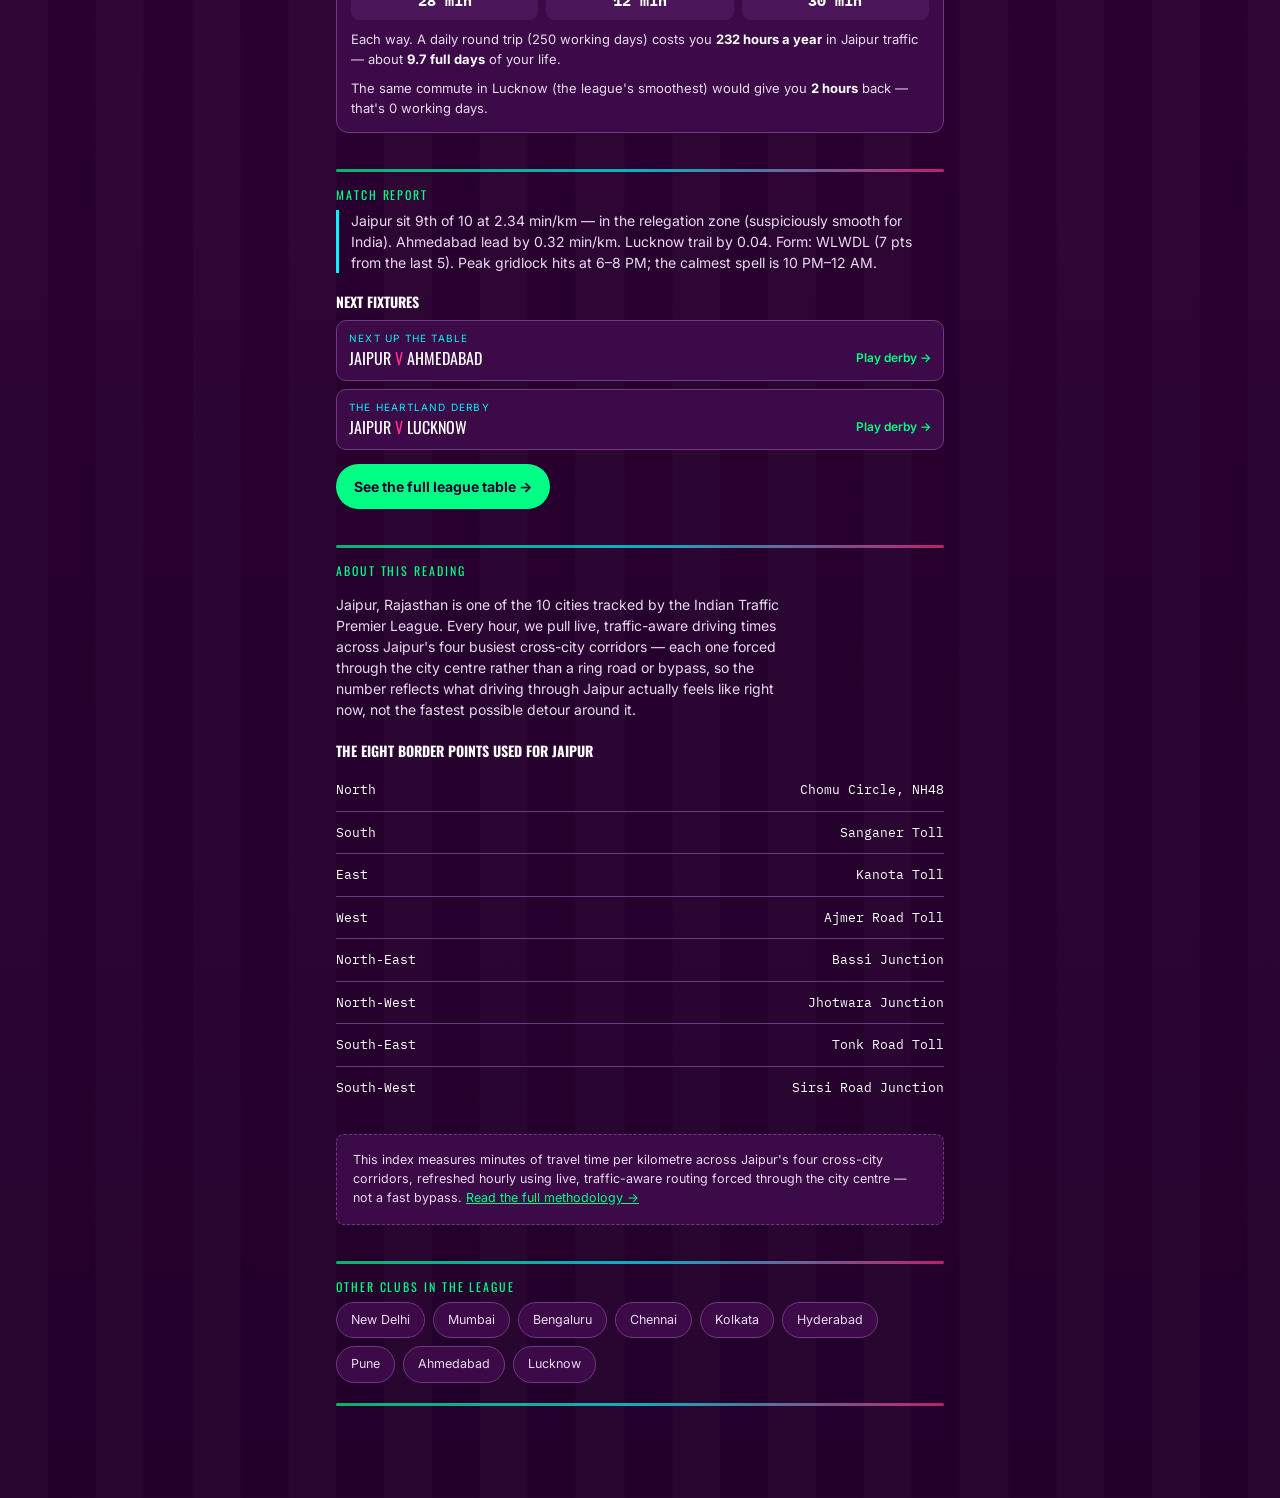
<file: city/jaipur/index.html>
<!DOCTYPE html>
<html lang="en">
<head>
<meta charset="UTF-8">
<meta name="viewport" content="width=device-width, initial-scale=1, viewport-fit=cover">
<title>Jaipur Traffic Index — Live Congestion Data | ITPL</title>
<meta name="description" content="Live traffic congestion index for Jaipur, updated hourly. See Jaipur's league position, form guide, 24-hour and 7-day trends, best time to leave and how it compares to other major Indian cities.">
<link rel="canonical" href="https://indian-traffic-premier-league.suvadipchakraborty.workers.dev/city/jaipur/index.html">

<meta property="og:type" content="website">
<meta property="og:site_name" content="Indian Traffic Premier League (ITPL)">
<meta property="og:title" content="Jaipur Traffic Index — Indian Traffic Premier League">
<meta property="og:description" content="Live traffic congestion index for Jaipur, updated hourly. See Jaipur's league position, form guide, 24-hour and 7-day trends, best time to leave and how it compares to other major Indian cities.">
<meta property="og:image" content="https://indian-traffic-premier-league.suvadipchakraborty.workers.dev/assets/og/og-jaipur.png">
<meta property="og:image:width" content="1200">
<meta property="og:image:height" content="630">
<meta property="og:url" content="https://indian-traffic-premier-league.suvadipchakraborty.workers.dev/city/jaipur/index.html">

<meta name="twitter:card" content="summary_large_image">
<meta name="twitter:title" content="Jaipur Traffic Index — Indian Traffic Premier League">
<meta name="twitter:description" content="Live traffic congestion index for Jaipur, updated hourly. See Jaipur's league position, form guide, 24-hour and 7-day trends, best time to leave and how it compares to other major Indian cities.">
<meta name="twitter:image" content="https://indian-traffic-premier-league.suvadipchakraborty.workers.dev/assets/og/og-jaipur.png">

<link rel="preconnect" href="https://fonts.googleapis.com">
<link href="https://fonts.googleapis.com/css2?family=Oswald:wght@500;600;700&family=Inter:wght@400;500;600&family=IBM+Plex+Mono:wght@400;500;600&display=swap" rel="stylesheet">
<link rel="stylesheet" href="../../css/style.css">
</head>
<body>

<div class="wrap">

  <header class="hero" style="padding-bottom:14px;">
    <div class="hero-inner">
      <div class="brand-row">
        <a href="../../index.html">
          <div class="brand-mark">ITPL</div>
          <div class="brand-name">Indian Traffic Premier League</div>
        </a>
      </div>
      <span class="mw">Club report</span>
      <h1 class="page-title" style="font-size:40px;margin-bottom:2px;">Jaipur</h1>
      <p class="ranking-sub" style="margin:0;">Rajasthan · Jaipur Traffic Index</p>
    </div>
  </header>

  <section class="ranking-section">
    <div class="ranking-header"><div><div class="page-eyebrow" style="margin-bottom:2px;">Right now</div><h2 class="ranking-title">Live traffic index</h2></div></div>
    <div class="chart-wrap ranking-wrap" id="cLive" style="margin-top:10px;"><div class="chart-loading">Loading live index…</div></div>
    <div class="stats" id="cStats"></div>
  </section>

  <section class="ranking-section">
    <div class="lane-divider" aria-hidden="true"></div>
    <div class="page-eyebrow" style="margin-bottom:2px;">Trends</div><h2 class="ranking-title">How Jaipur is playing</h2>
    <div class="trend-title-row"><h3>Last 24 hours</h3><span class="trend-note" id="t24Note"></span></div>
    <div class="chart-wrap" id="chart24"><div class="chart-loading">Loading trend…</div></div>
    <div class="trend-title-row"><h3>Last 7 days <span class="trend-note">(latest hour each day)</span></h3><span class="trend-note" id="t7Note"></span></div>
    <div class="chart-wrap" id="chart7"><div class="chart-loading">Loading trend…</div></div>
    <div class="trend-title-row"><h3>Last 30 days <span class="trend-note">(latest hour each day)</span></h3><span class="trend-note" id="t30Note"></span></div>
    <div class="chart-wrap" id="chart30"><div class="chart-loading">Loading trend…</div></div>
  </section>

  <section class="ranking-section">
    <div class="lane-divider" aria-hidden="true"></div>
    <div class="ranking-header"><div><div class="page-eyebrow" style="margin-bottom:2px;">Daily rhythm</div><h2 class="ranking-title">Best time to leave</h2></div><span class="ranking-note" id="hmNote"></span></div>
    <p class="ranking-sub">Average min/km in each time window over the last 7 days.</p>
    <div class="chart-wrap" id="cRhythm"><div class="chart-loading">Loading rhythm…</div></div>
  </section>

  <section class="ranking-section">
    <div class="lane-divider" aria-hidden="true"></div>
    <div class="page-eyebrow" style="margin-bottom:2px;">Tactics board</div><h2 class="ranking-title">The four corridors</h2>
    <p class="ranking-sub">Every reading is four routes forced through the centre of Jaipur. Here is how each one is playing right now.</p>
    <div class="chart-wrap" id="cPitch"></div>
    <div class="leg-list" id="cLegs"></div>
  </section>

  <section class="ranking-section">
    <div class="lane-divider" aria-hidden="true"></div>
    <div class="page-eyebrow" style="margin-bottom:2px;">Commute calculator</div><h2 class="ranking-title">What does it cost you?</h2>
    <p class="ranking-sub">Drag to your one-way commute distance.</p>
    <div class="calc">
      <div class="calc-row"><span>Distance</span><input type="range" id="calcKm" min="2" max="40" value="12" aria-label="Commute distance in km"><b id="calcKmVal">12 km</b></div>
      <div id="calcOut"></div>
    </div>
  </section>

  <section class="ranking-section">
    <div class="lane-divider" aria-hidden="true"></div>
    <div class="page-eyebrow" style="margin-bottom:6px;">Match report</div>
    <p class="report" id="cReport">Waiting for the live feed…</p>
    <h3 style="font-family:var(--font-display);text-transform:uppercase;font-size:14px;margin:18px 0 8px;">Next fixtures</h3>
    <div class="fixtures" id="cRivals"></div>
    <a href="../../index.html" class="btn-primary">See the full league table →</a>
  </section>

  <section class="ranking-section">
    <div class="lane-divider" aria-hidden="true"></div>
    <div class="page-eyebrow" style="margin-bottom:6px;">About this reading</div>
    <p class="page-intro">Jaipur, Rajasthan is one of the 10 cities tracked by the Indian Traffic Premier League. Every hour, we pull live, traffic-aware driving times across Jaipur's four busiest cross-city corridors — each one forced through the city centre rather than a ring road or bypass, so the number reflects what driving through Jaipur actually feels like right now, not the fastest possible detour around it.</p>
    <h3 style="font-family:var(--font-display);text-transform:uppercase;font-size:14px;margin:18px 0 8px;">The eight border points used for Jaipur</h3>
    <div class="leg-list">
      <div class="leg-row"><div class="leg-pair">North</div><div class="leg-nums">Chomu Circle, NH48</div></div>
      <div class="leg-row"><div class="leg-pair">South</div><div class="leg-nums">Sanganer Toll</div></div>
      <div class="leg-row"><div class="leg-pair">East</div><div class="leg-nums">Kanota Toll</div></div>
      <div class="leg-row"><div class="leg-pair">West</div><div class="leg-nums">Ajmer Road Toll</div></div>
      <div class="leg-row"><div class="leg-pair">North-East</div><div class="leg-nums">Bassi Junction</div></div>
      <div class="leg-row"><div class="leg-pair">North-West</div><div class="leg-nums">Jhotwara Junction</div></div>
      <div class="leg-row"><div class="leg-pair">South-East</div><div class="leg-nums">Tonk Road Toll</div></div>
      <div class="leg-row"><div class="leg-pair">South-West</div><div class="leg-nums">Sirsi Road Junction</div></div>
    </div>
    <div class="caveat-box">
      This index measures minutes of travel time per kilometre across
      Jaipur's four cross-city corridors, refreshed hourly using
      live, traffic-aware routing forced through the city centre —
      not a fast bypass. <a href="../../index.html#methodology">Read the full methodology →</a>
    </div>
  </section>

  <section class="ranking-section">
    <div class="lane-divider" aria-hidden="true"></div>
    <div class="page-eyebrow" style="margin-bottom:6px;">Other clubs in the league</div>
    <div class="pill-links">
  <a href="../new-delhi/index.html">New Delhi</a>
  <a href="../mumbai/index.html">Mumbai</a>
  <a href="../bengaluru/index.html">Bengaluru</a>
  <a href="../chennai/index.html">Chennai</a>
  <a href="../kolkata/index.html">Kolkata</a>
  <a href="../hyderabad/index.html">Hyderabad</a>
  <a href="../pune/index.html">Pune</a>
  <a href="../ahmedabad/index.html">Ahmedabad</a>
  <a href="../lucknow/index.html">Lucknow</a>
    </div>
    <div class="lane-divider" aria-hidden="true" style="margin-top:20px;"></div>
  </section>

</div>

<nav class="bottom-nav">
  <a href="../../index.html">
    <span class="icon"><svg width="20" height="20" viewBox="0 0 24 24" fill="none" stroke="#8a8f98" stroke-width="1.8"><path d="M3 11.5 12 4l9 7.5"/><path d="M5 10v9a1 1 0 0 0 1 1h4v-6h4v6h4a1 1 0 0 0 1-1v-9"/></svg></span>
    Index
  </a>
  <a href="../../index.html#methodology">
    <span class="icon"><svg width="20" height="20" viewBox="0 0 24 24" fill="none" stroke="#8a8f98" stroke-width="1.8"><circle cx="12" cy="12" r="9"/><path d="M12 8v4l3 2"/></svg></span>
    Methodology
  </a>
  <a href="../../index.html#contact">
    <span class="icon"><svg width="20" height="20" viewBox="0 0 24 24" fill="none" stroke="#8a8f98" stroke-width="1.8"><rect x="3" y="5" width="18" height="14" rx="2"/><path d="m3 7 9 6 9-6"/></svg></span>
    Contact
  </a>
</nav>

<script>window.CITY_SLUG = "jaipur"; window.ITPL_BASE = "../../";</script>
<script src="../../js/itpl.js"></script>
<script src="../../js/city.js"></script>
</body>
</html>
</file>
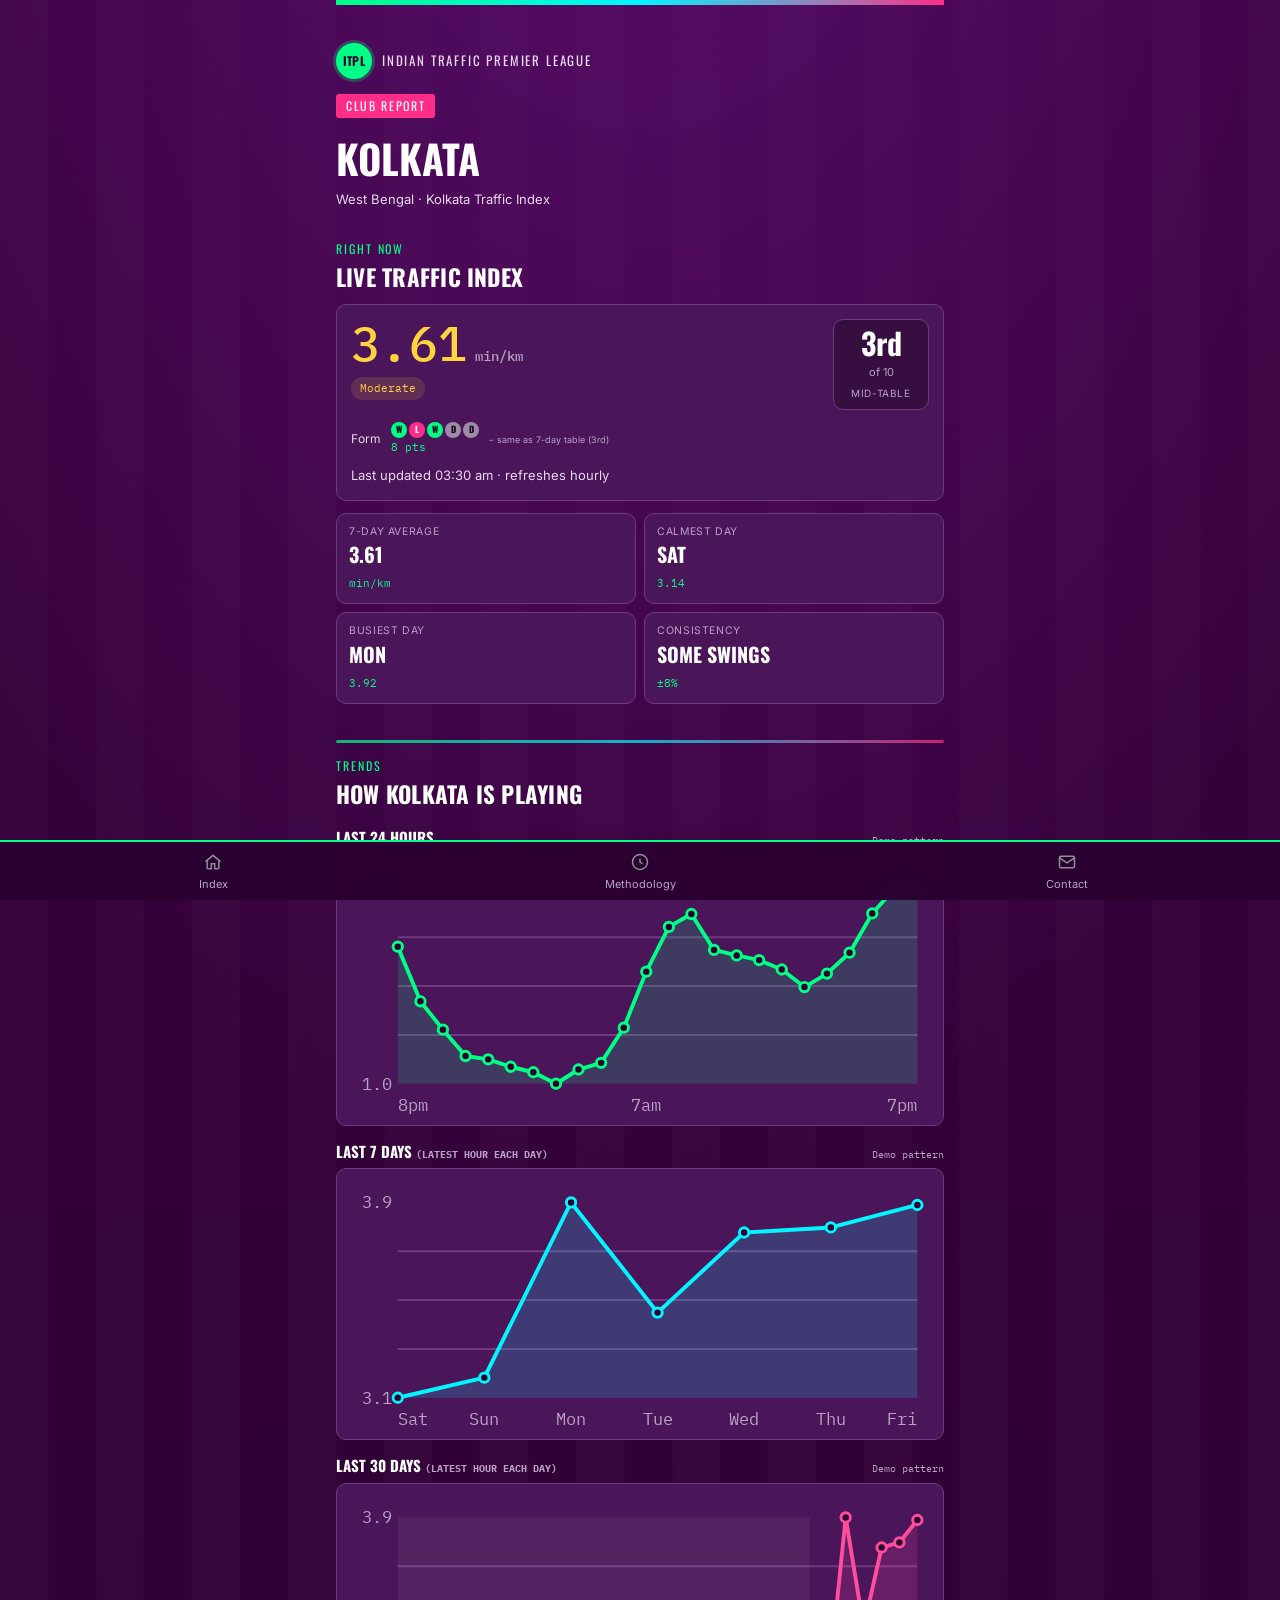
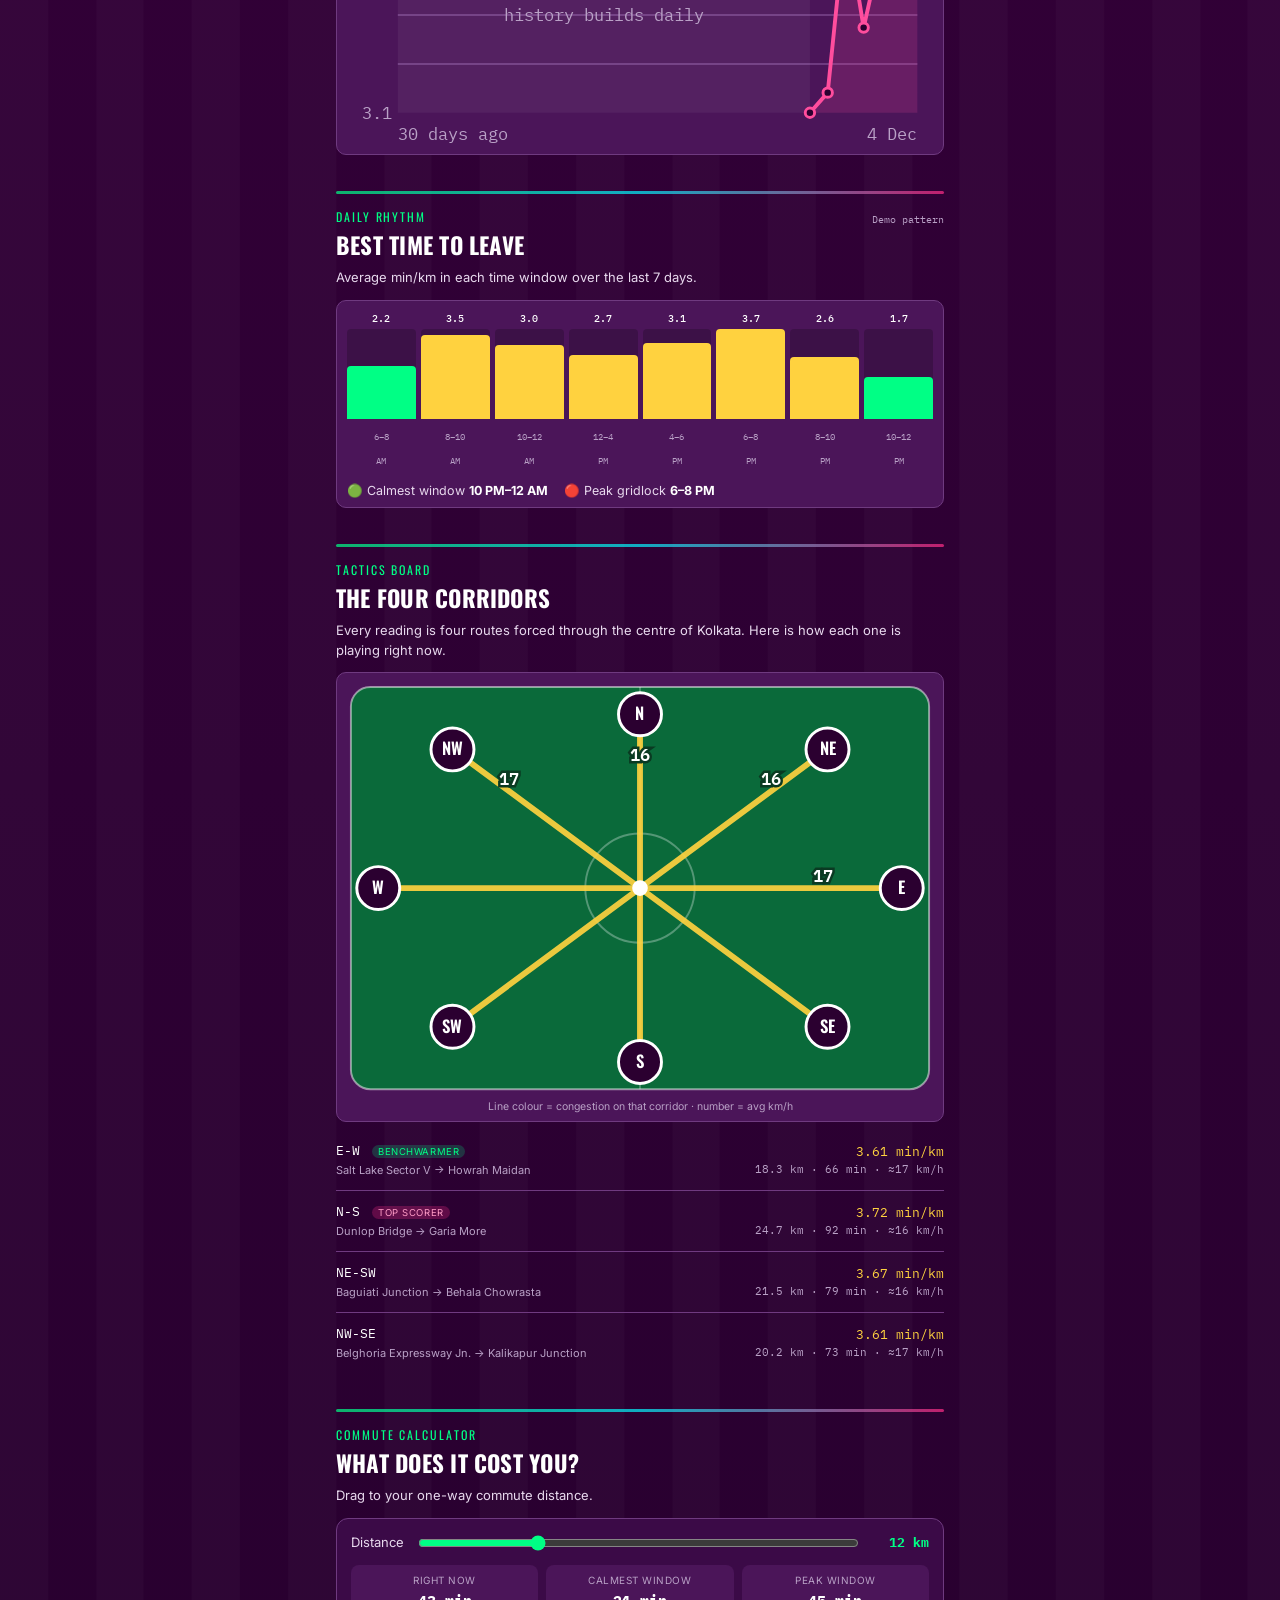
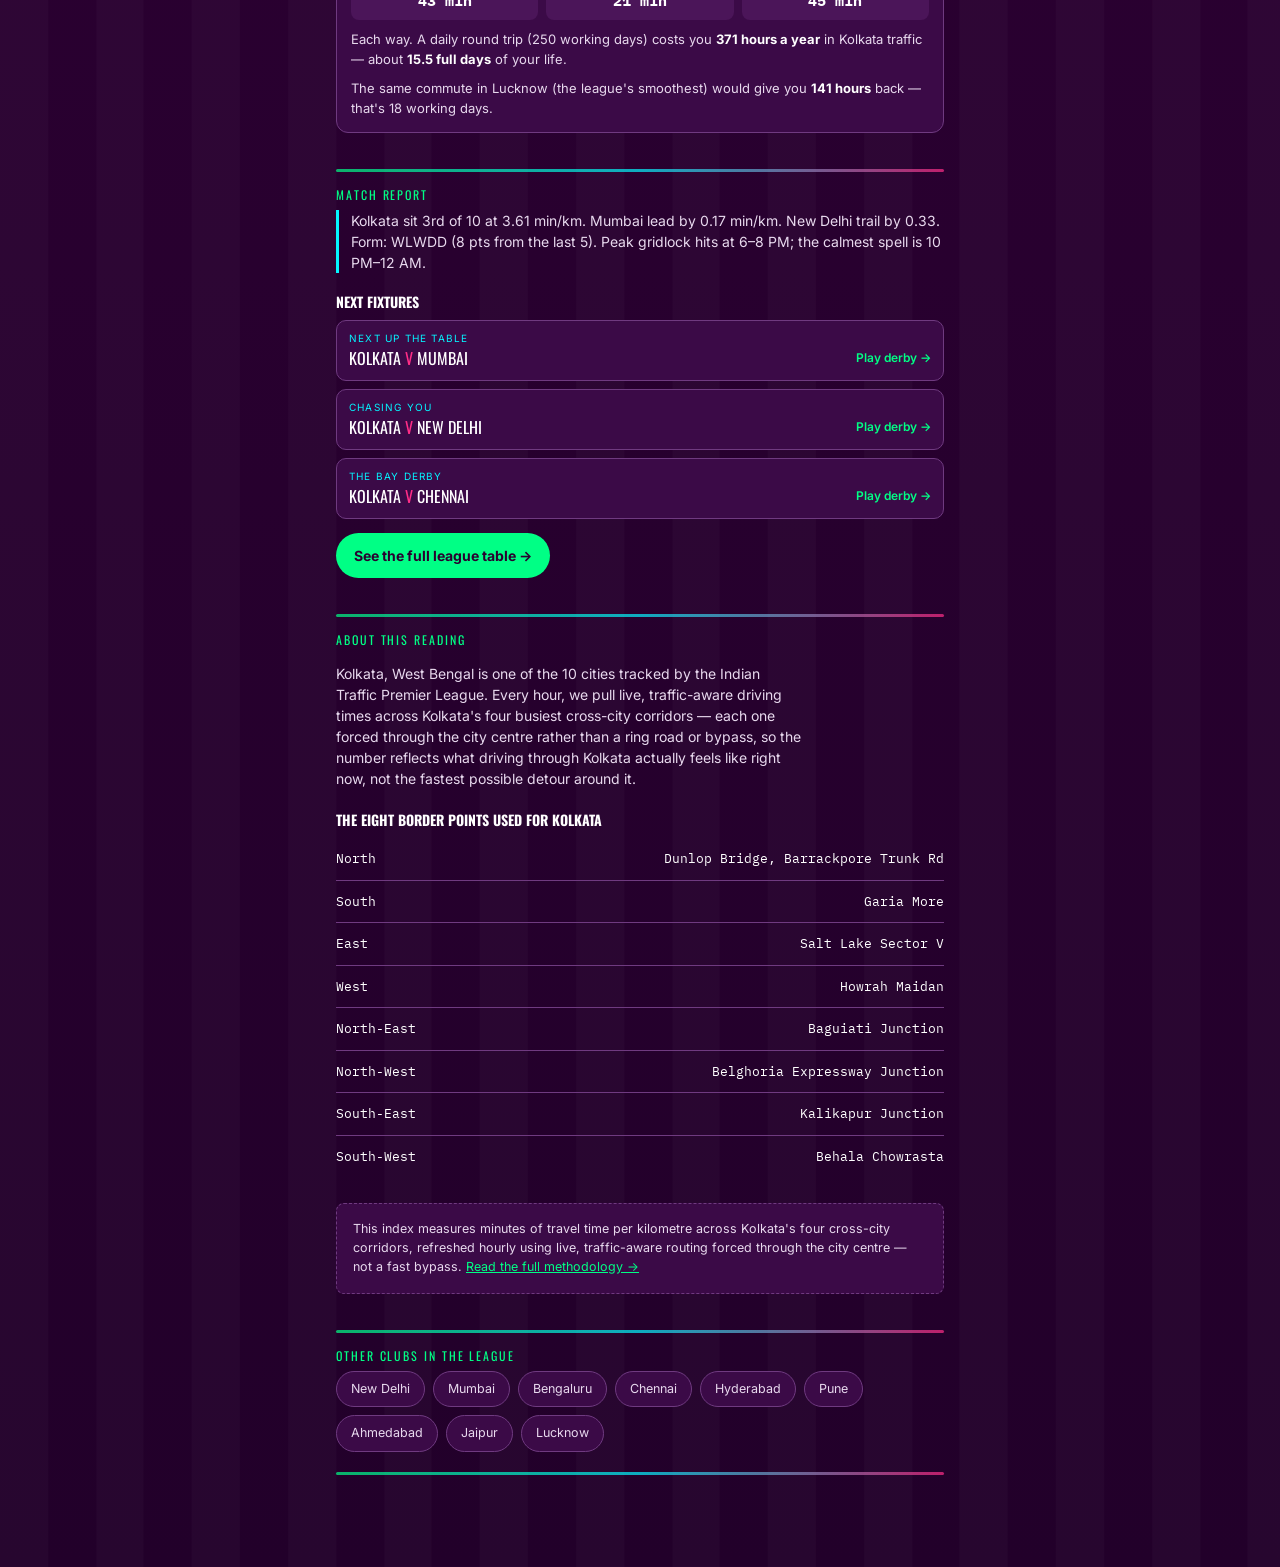
<file: city/kolkata/index.html>
<!DOCTYPE html>
<html lang="en">
<head>
<meta charset="UTF-8">
<meta name="viewport" content="width=device-width, initial-scale=1, viewport-fit=cover">
<title>Kolkata Traffic Index — Live Congestion Data | ITPL</title>
<meta name="description" content="Live traffic congestion index for Kolkata, updated hourly. See Kolkata's league position, form guide, 24-hour and 7-day trends, best time to leave and how it compares to other major Indian cities.">
<link rel="canonical" href="https://indian-traffic-premier-league.suvadipchakraborty.workers.dev/city/kolkata/index.html">

<meta property="og:type" content="website">
<meta property="og:site_name" content="Indian Traffic Premier League (ITPL)">
<meta property="og:title" content="Kolkata Traffic Index — Indian Traffic Premier League">
<meta property="og:description" content="Live traffic congestion index for Kolkata, updated hourly. See Kolkata's league position, form guide, 24-hour and 7-day trends, best time to leave and how it compares to other major Indian cities.">
<meta property="og:image" content="https://indian-traffic-premier-league.suvadipchakraborty.workers.dev/assets/og/og-kolkata.png">
<meta property="og:image:width" content="1200">
<meta property="og:image:height" content="630">
<meta property="og:url" content="https://indian-traffic-premier-league.suvadipchakraborty.workers.dev/city/kolkata/index.html">

<meta name="twitter:card" content="summary_large_image">
<meta name="twitter:title" content="Kolkata Traffic Index — Indian Traffic Premier League">
<meta name="twitter:description" content="Live traffic congestion index for Kolkata, updated hourly. See Kolkata's league position, form guide, 24-hour and 7-day trends, best time to leave and how it compares to other major Indian cities.">
<meta name="twitter:image" content="https://indian-traffic-premier-league.suvadipchakraborty.workers.dev/assets/og/og-kolkata.png">

<link rel="preconnect" href="https://fonts.googleapis.com">
<link href="https://fonts.googleapis.com/css2?family=Oswald:wght@500;600;700&family=Inter:wght@400;500;600&family=IBM+Plex+Mono:wght@400;500;600&display=swap" rel="stylesheet">
<link rel="stylesheet" href="../../css/style.css">
</head>
<body>

<div class="wrap">

  <header class="hero" style="padding-bottom:14px;">
    <div class="hero-inner">
      <div class="brand-row">
        <a href="../../index.html">
          <div class="brand-mark">ITPL</div>
          <div class="brand-name">Indian Traffic Premier League</div>
        </a>
      </div>
      <span class="mw">Club report</span>
      <h1 class="page-title" style="font-size:40px;margin-bottom:2px;">Kolkata</h1>
      <p class="ranking-sub" style="margin:0;">West Bengal · Kolkata Traffic Index</p>
    </div>
  </header>

  <section class="ranking-section">
    <div class="ranking-header"><div><div class="page-eyebrow" style="margin-bottom:2px;">Right now</div><h2 class="ranking-title">Live traffic index</h2></div></div>
    <div class="chart-wrap ranking-wrap" id="cLive" style="margin-top:10px;"><div class="chart-loading">Loading live index…</div></div>
    <div class="stats" id="cStats"></div>
  </section>

  <section class="ranking-section">
    <div class="lane-divider" aria-hidden="true"></div>
    <div class="page-eyebrow" style="margin-bottom:2px;">Trends</div><h2 class="ranking-title">How Kolkata is playing</h2>
    <div class="trend-title-row"><h3>Last 24 hours</h3><span class="trend-note" id="t24Note"></span></div>
    <div class="chart-wrap" id="chart24"><div class="chart-loading">Loading trend…</div></div>
    <div class="trend-title-row"><h3>Last 7 days <span class="trend-note">(latest hour each day)</span></h3><span class="trend-note" id="t7Note"></span></div>
    <div class="chart-wrap" id="chart7"><div class="chart-loading">Loading trend…</div></div>
    <div class="trend-title-row"><h3>Last 30 days <span class="trend-note">(latest hour each day)</span></h3><span class="trend-note" id="t30Note"></span></div>
    <div class="chart-wrap" id="chart30"><div class="chart-loading">Loading trend…</div></div>
  </section>

  <section class="ranking-section">
    <div class="lane-divider" aria-hidden="true"></div>
    <div class="ranking-header"><div><div class="page-eyebrow" style="margin-bottom:2px;">Daily rhythm</div><h2 class="ranking-title">Best time to leave</h2></div><span class="ranking-note" id="hmNote"></span></div>
    <p class="ranking-sub">Average min/km in each time window over the last 7 days.</p>
    <div class="chart-wrap" id="cRhythm"><div class="chart-loading">Loading rhythm…</div></div>
  </section>

  <section class="ranking-section">
    <div class="lane-divider" aria-hidden="true"></div>
    <div class="page-eyebrow" style="margin-bottom:2px;">Tactics board</div><h2 class="ranking-title">The four corridors</h2>
    <p class="ranking-sub">Every reading is four routes forced through the centre of Kolkata. Here is how each one is playing right now.</p>
    <div class="chart-wrap" id="cPitch"></div>
    <div class="leg-list" id="cLegs"></div>
  </section>

  <section class="ranking-section">
    <div class="lane-divider" aria-hidden="true"></div>
    <div class="page-eyebrow" style="margin-bottom:2px;">Commute calculator</div><h2 class="ranking-title">What does it cost you?</h2>
    <p class="ranking-sub">Drag to your one-way commute distance.</p>
    <div class="calc">
      <div class="calc-row"><span>Distance</span><input type="range" id="calcKm" min="2" max="40" value="12" aria-label="Commute distance in km"><b id="calcKmVal">12 km</b></div>
      <div id="calcOut"></div>
    </div>
  </section>

  <section class="ranking-section">
    <div class="lane-divider" aria-hidden="true"></div>
    <div class="page-eyebrow" style="margin-bottom:6px;">Match report</div>
    <p class="report" id="cReport">Waiting for the live feed…</p>
    <h3 style="font-family:var(--font-display);text-transform:uppercase;font-size:14px;margin:18px 0 8px;">Next fixtures</h3>
    <div class="fixtures" id="cRivals"></div>
    <a href="../../index.html" class="btn-primary">See the full league table →</a>
  </section>

  <section class="ranking-section">
    <div class="lane-divider" aria-hidden="true"></div>
    <div class="page-eyebrow" style="margin-bottom:6px;">About this reading</div>
    <p class="page-intro">Kolkata, West Bengal is one of the 10 cities tracked by the Indian Traffic Premier League. Every hour, we pull live, traffic-aware driving times across Kolkata's four busiest cross-city corridors — each one forced through the city centre rather than a ring road or bypass, so the number reflects what driving through Kolkata actually feels like right now, not the fastest possible detour around it.</p>
    <h3 style="font-family:var(--font-display);text-transform:uppercase;font-size:14px;margin:18px 0 8px;">The eight border points used for Kolkata</h3>
    <div class="leg-list">
      <div class="leg-row"><div class="leg-pair">North</div><div class="leg-nums">Dunlop Bridge, Barrackpore Trunk Rd</div></div>
      <div class="leg-row"><div class="leg-pair">South</div><div class="leg-nums">Garia More</div></div>
      <div class="leg-row"><div class="leg-pair">East</div><div class="leg-nums">Salt Lake Sector V</div></div>
      <div class="leg-row"><div class="leg-pair">West</div><div class="leg-nums">Howrah Maidan</div></div>
      <div class="leg-row"><div class="leg-pair">North-East</div><div class="leg-nums">Baguiati Junction</div></div>
      <div class="leg-row"><div class="leg-pair">North-West</div><div class="leg-nums">Belghoria Expressway Junction</div></div>
      <div class="leg-row"><div class="leg-pair">South-East</div><div class="leg-nums">Kalikapur Junction</div></div>
      <div class="leg-row"><div class="leg-pair">South-West</div><div class="leg-nums">Behala Chowrasta</div></div>
    </div>
    <div class="caveat-box">
      This index measures minutes of travel time per kilometre across
      Kolkata's four cross-city corridors, refreshed hourly using
      live, traffic-aware routing forced through the city centre —
      not a fast bypass. <a href="../../index.html#methodology">Read the full methodology →</a>
    </div>
  </section>

  <section class="ranking-section">
    <div class="lane-divider" aria-hidden="true"></div>
    <div class="page-eyebrow" style="margin-bottom:6px;">Other clubs in the league</div>
    <div class="pill-links">
  <a href="../new-delhi/index.html">New Delhi</a>
  <a href="../mumbai/index.html">Mumbai</a>
  <a href="../bengaluru/index.html">Bengaluru</a>
  <a href="../chennai/index.html">Chennai</a>
  <a href="../hyderabad/index.html">Hyderabad</a>
  <a href="../pune/index.html">Pune</a>
  <a href="../ahmedabad/index.html">Ahmedabad</a>
  <a href="../jaipur/index.html">Jaipur</a>
  <a href="../lucknow/index.html">Lucknow</a>
    </div>
    <div class="lane-divider" aria-hidden="true" style="margin-top:20px;"></div>
  </section>

</div>

<nav class="bottom-nav">
  <a href="../../index.html">
    <span class="icon"><svg width="20" height="20" viewBox="0 0 24 24" fill="none" stroke="#8a8f98" stroke-width="1.8"><path d="M3 11.5 12 4l9 7.5"/><path d="M5 10v9a1 1 0 0 0 1 1h4v-6h4v6h4a1 1 0 0 0 1-1v-9"/></svg></span>
    Index
  </a>
  <a href="../../index.html#methodology">
    <span class="icon"><svg width="20" height="20" viewBox="0 0 24 24" fill="none" stroke="#8a8f98" stroke-width="1.8"><circle cx="12" cy="12" r="9"/><path d="M12 8v4l3 2"/></svg></span>
    Methodology
  </a>
  <a href="../../index.html#contact">
    <span class="icon"><svg width="20" height="20" viewBox="0 0 24 24" fill="none" stroke="#8a8f98" stroke-width="1.8"><rect x="3" y="5" width="18" height="14" rx="2"/><path d="m3 7 9 6 9-6"/></svg></span>
    Contact
  </a>
</nav>

<script>window.CITY_SLUG = "kolkata"; window.ITPL_BASE = "../../";</script>
<script src="../../js/itpl.js"></script>
<script src="../../js/city.js"></script>
</body>
</html>
</file>
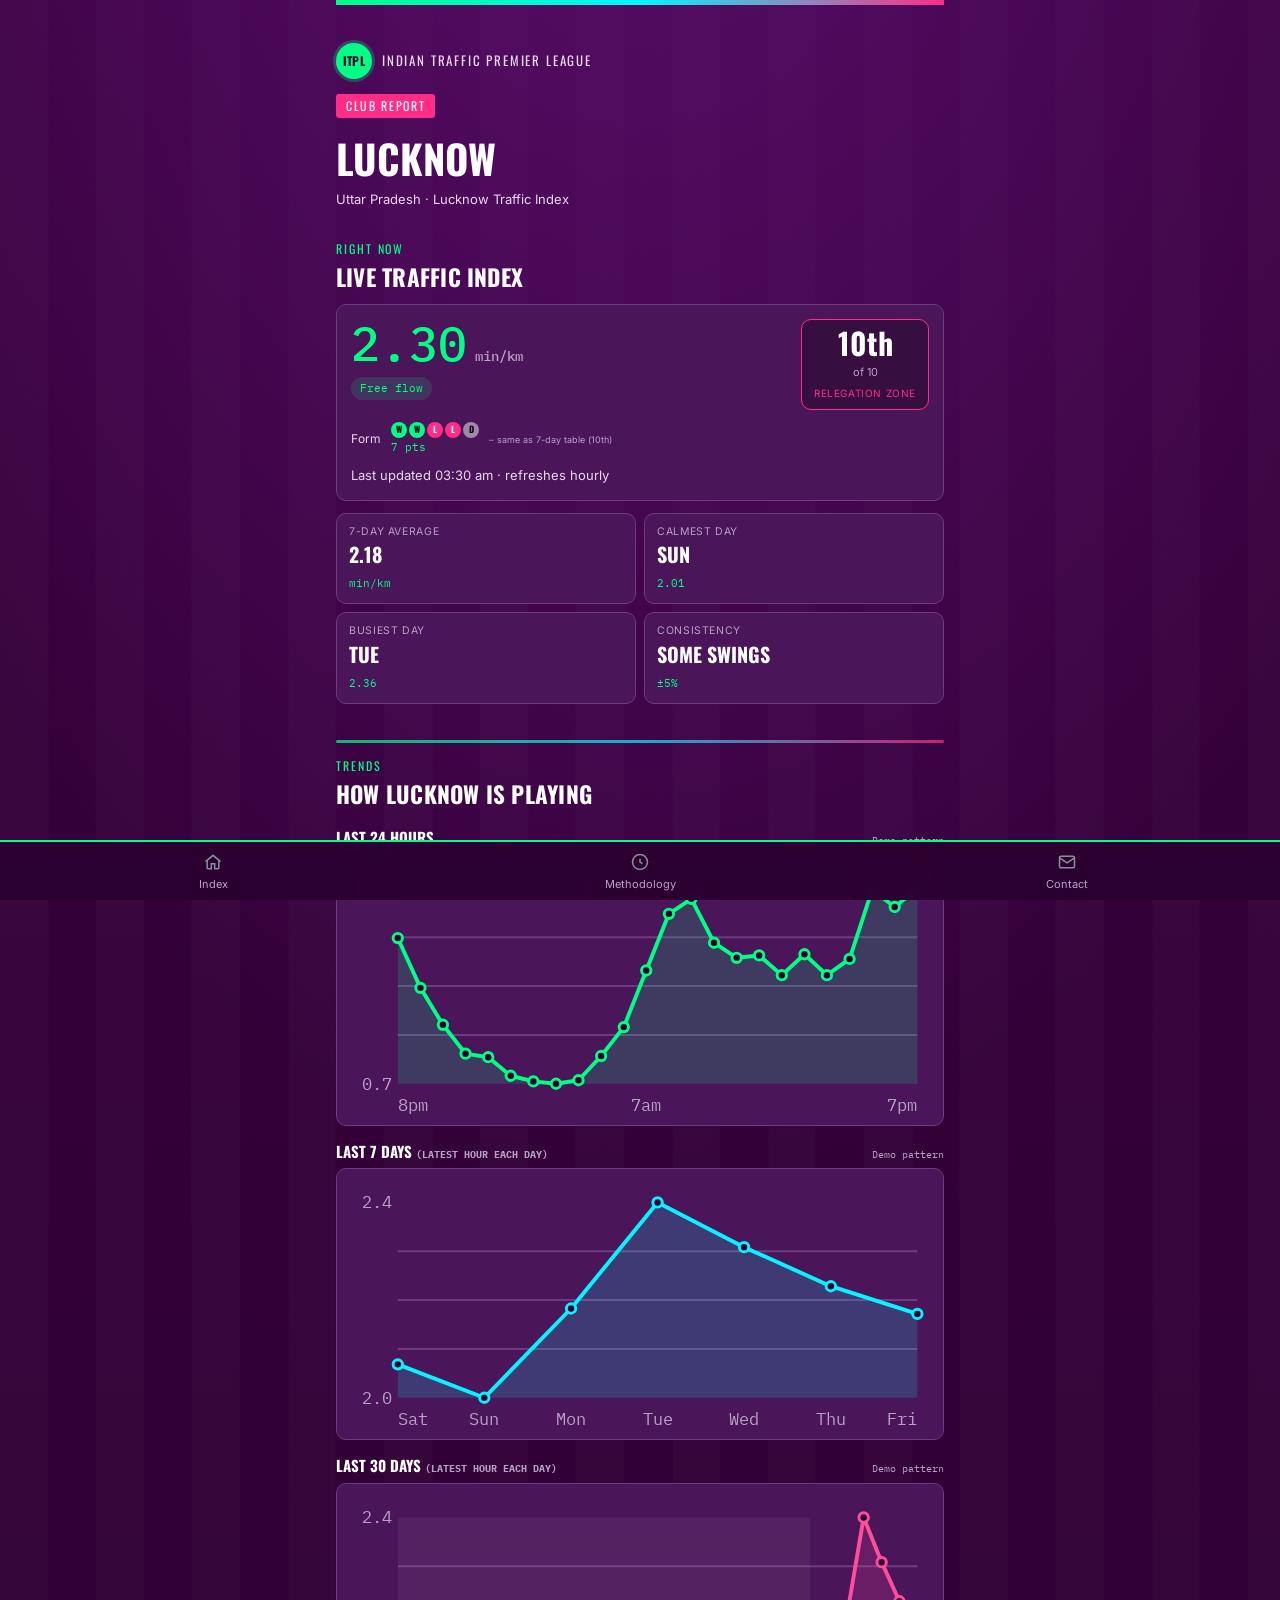
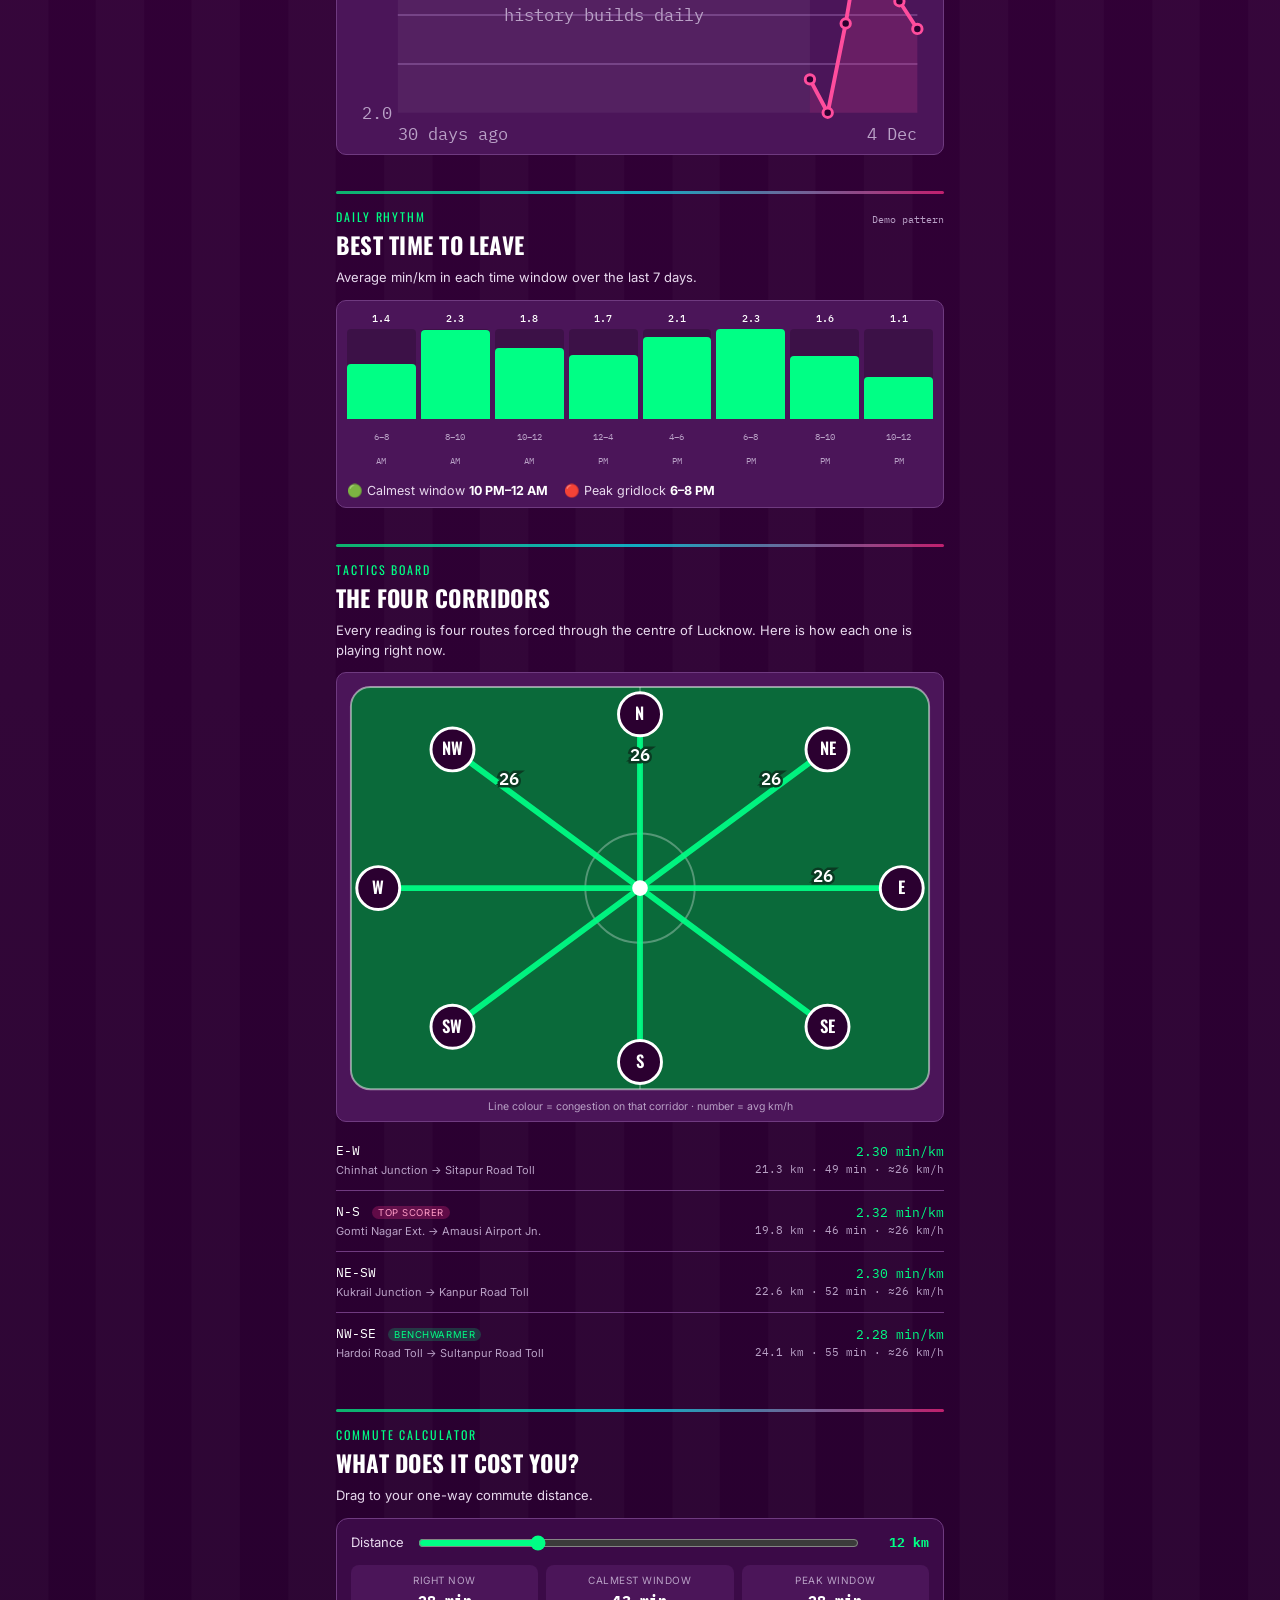
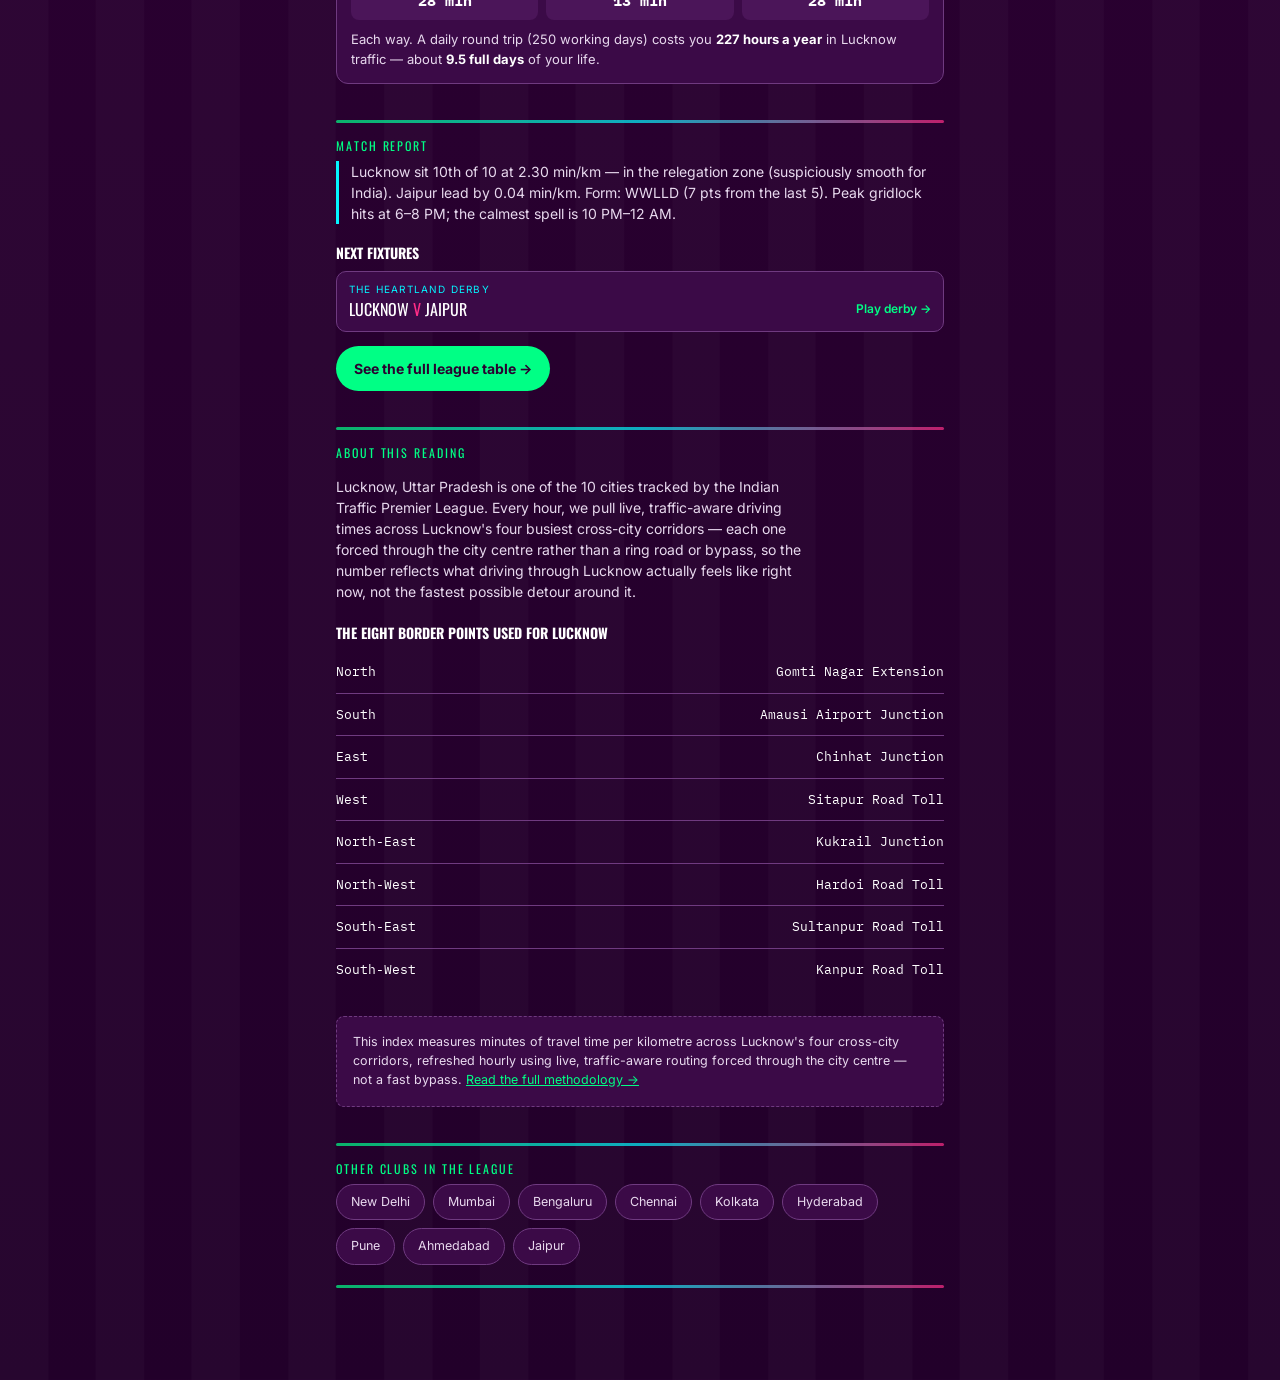
<file: city/lucknow/index.html>
<!DOCTYPE html>
<html lang="en">
<head>
<meta charset="UTF-8">
<meta name="viewport" content="width=device-width, initial-scale=1, viewport-fit=cover">
<title>Lucknow Traffic Index — Live Congestion Data | ITPL</title>
<meta name="description" content="Live traffic congestion index for Lucknow, updated hourly. See Lucknow's league position, form guide, 24-hour and 7-day trends, best time to leave and how it compares to other major Indian cities.">
<link rel="canonical" href="https://indian-traffic-premier-league.suvadipchakraborty.workers.dev/city/lucknow/index.html">

<meta property="og:type" content="website">
<meta property="og:site_name" content="Indian Traffic Premier League (ITPL)">
<meta property="og:title" content="Lucknow Traffic Index — Indian Traffic Premier League">
<meta property="og:description" content="Live traffic congestion index for Lucknow, updated hourly. See Lucknow's league position, form guide, 24-hour and 7-day trends, best time to leave and how it compares to other major Indian cities.">
<meta property="og:image" content="https://indian-traffic-premier-league.suvadipchakraborty.workers.dev/assets/og/og-lucknow.png">
<meta property="og:image:width" content="1200">
<meta property="og:image:height" content="630">
<meta property="og:url" content="https://indian-traffic-premier-league.suvadipchakraborty.workers.dev/city/lucknow/index.html">

<meta name="twitter:card" content="summary_large_image">
<meta name="twitter:title" content="Lucknow Traffic Index — Indian Traffic Premier League">
<meta name="twitter:description" content="Live traffic congestion index for Lucknow, updated hourly. See Lucknow's league position, form guide, 24-hour and 7-day trends, best time to leave and how it compares to other major Indian cities.">
<meta name="twitter:image" content="https://indian-traffic-premier-league.suvadipchakraborty.workers.dev/assets/og/og-lucknow.png">

<link rel="preconnect" href="https://fonts.googleapis.com">
<link href="https://fonts.googleapis.com/css2?family=Oswald:wght@500;600;700&family=Inter:wght@400;500;600&family=IBM+Plex+Mono:wght@400;500;600&display=swap" rel="stylesheet">
<link rel="stylesheet" href="../../css/style.css">
</head>
<body>

<div class="wrap">

  <header class="hero" style="padding-bottom:14px;">
    <div class="hero-inner">
      <div class="brand-row">
        <a href="../../index.html">
          <div class="brand-mark">ITPL</div>
          <div class="brand-name">Indian Traffic Premier League</div>
        </a>
      </div>
      <span class="mw">Club report</span>
      <h1 class="page-title" style="font-size:40px;margin-bottom:2px;">Lucknow</h1>
      <p class="ranking-sub" style="margin:0;">Uttar Pradesh · Lucknow Traffic Index</p>
    </div>
  </header>

  <section class="ranking-section">
    <div class="ranking-header"><div><div class="page-eyebrow" style="margin-bottom:2px;">Right now</div><h2 class="ranking-title">Live traffic index</h2></div></div>
    <div class="chart-wrap ranking-wrap" id="cLive" style="margin-top:10px;"><div class="chart-loading">Loading live index…</div></div>
    <div class="stats" id="cStats"></div>
  </section>

  <section class="ranking-section">
    <div class="lane-divider" aria-hidden="true"></div>
    <div class="page-eyebrow" style="margin-bottom:2px;">Trends</div><h2 class="ranking-title">How Lucknow is playing</h2>
    <div class="trend-title-row"><h3>Last 24 hours</h3><span class="trend-note" id="t24Note"></span></div>
    <div class="chart-wrap" id="chart24"><div class="chart-loading">Loading trend…</div></div>
    <div class="trend-title-row"><h3>Last 7 days <span class="trend-note">(latest hour each day)</span></h3><span class="trend-note" id="t7Note"></span></div>
    <div class="chart-wrap" id="chart7"><div class="chart-loading">Loading trend…</div></div>
    <div class="trend-title-row"><h3>Last 30 days <span class="trend-note">(latest hour each day)</span></h3><span class="trend-note" id="t30Note"></span></div>
    <div class="chart-wrap" id="chart30"><div class="chart-loading">Loading trend…</div></div>
  </section>

  <section class="ranking-section">
    <div class="lane-divider" aria-hidden="true"></div>
    <div class="ranking-header"><div><div class="page-eyebrow" style="margin-bottom:2px;">Daily rhythm</div><h2 class="ranking-title">Best time to leave</h2></div><span class="ranking-note" id="hmNote"></span></div>
    <p class="ranking-sub">Average min/km in each time window over the last 7 days.</p>
    <div class="chart-wrap" id="cRhythm"><div class="chart-loading">Loading rhythm…</div></div>
  </section>

  <section class="ranking-section">
    <div class="lane-divider" aria-hidden="true"></div>
    <div class="page-eyebrow" style="margin-bottom:2px;">Tactics board</div><h2 class="ranking-title">The four corridors</h2>
    <p class="ranking-sub">Every reading is four routes forced through the centre of Lucknow. Here is how each one is playing right now.</p>
    <div class="chart-wrap" id="cPitch"></div>
    <div class="leg-list" id="cLegs"></div>
  </section>

  <section class="ranking-section">
    <div class="lane-divider" aria-hidden="true"></div>
    <div class="page-eyebrow" style="margin-bottom:2px;">Commute calculator</div><h2 class="ranking-title">What does it cost you?</h2>
    <p class="ranking-sub">Drag to your one-way commute distance.</p>
    <div class="calc">
      <div class="calc-row"><span>Distance</span><input type="range" id="calcKm" min="2" max="40" value="12" aria-label="Commute distance in km"><b id="calcKmVal">12 km</b></div>
      <div id="calcOut"></div>
    </div>
  </section>

  <section class="ranking-section">
    <div class="lane-divider" aria-hidden="true"></div>
    <div class="page-eyebrow" style="margin-bottom:6px;">Match report</div>
    <p class="report" id="cReport">Waiting for the live feed…</p>
    <h3 style="font-family:var(--font-display);text-transform:uppercase;font-size:14px;margin:18px 0 8px;">Next fixtures</h3>
    <div class="fixtures" id="cRivals"></div>
    <a href="../../index.html" class="btn-primary">See the full league table →</a>
  </section>

  <section class="ranking-section">
    <div class="lane-divider" aria-hidden="true"></div>
    <div class="page-eyebrow" style="margin-bottom:6px;">About this reading</div>
    <p class="page-intro">Lucknow, Uttar Pradesh is one of the 10 cities tracked by the Indian Traffic Premier League. Every hour, we pull live, traffic-aware driving times across Lucknow's four busiest cross-city corridors — each one forced through the city centre rather than a ring road or bypass, so the number reflects what driving through Lucknow actually feels like right now, not the fastest possible detour around it.</p>
    <h3 style="font-family:var(--font-display);text-transform:uppercase;font-size:14px;margin:18px 0 8px;">The eight border points used for Lucknow</h3>
    <div class="leg-list">
      <div class="leg-row"><div class="leg-pair">North</div><div class="leg-nums">Gomti Nagar Extension</div></div>
      <div class="leg-row"><div class="leg-pair">South</div><div class="leg-nums">Amausi Airport Junction</div></div>
      <div class="leg-row"><div class="leg-pair">East</div><div class="leg-nums">Chinhat Junction</div></div>
      <div class="leg-row"><div class="leg-pair">West</div><div class="leg-nums">Sitapur Road Toll</div></div>
      <div class="leg-row"><div class="leg-pair">North-East</div><div class="leg-nums">Kukrail Junction</div></div>
      <div class="leg-row"><div class="leg-pair">North-West</div><div class="leg-nums">Hardoi Road Toll</div></div>
      <div class="leg-row"><div class="leg-pair">South-East</div><div class="leg-nums">Sultanpur Road Toll</div></div>
      <div class="leg-row"><div class="leg-pair">South-West</div><div class="leg-nums">Kanpur Road Toll</div></div>
    </div>
    <div class="caveat-box">
      This index measures minutes of travel time per kilometre across
      Lucknow's four cross-city corridors, refreshed hourly using
      live, traffic-aware routing forced through the city centre —
      not a fast bypass. <a href="../../index.html#methodology">Read the full methodology →</a>
    </div>
  </section>

  <section class="ranking-section">
    <div class="lane-divider" aria-hidden="true"></div>
    <div class="page-eyebrow" style="margin-bottom:6px;">Other clubs in the league</div>
    <div class="pill-links">
  <a href="../new-delhi/index.html">New Delhi</a>
  <a href="../mumbai/index.html">Mumbai</a>
  <a href="../bengaluru/index.html">Bengaluru</a>
  <a href="../chennai/index.html">Chennai</a>
  <a href="../kolkata/index.html">Kolkata</a>
  <a href="../hyderabad/index.html">Hyderabad</a>
  <a href="../pune/index.html">Pune</a>
  <a href="../ahmedabad/index.html">Ahmedabad</a>
  <a href="../jaipur/index.html">Jaipur</a>
    </div>
    <div class="lane-divider" aria-hidden="true" style="margin-top:20px;"></div>
  </section>

</div>

<nav class="bottom-nav">
  <a href="../../index.html">
    <span class="icon"><svg width="20" height="20" viewBox="0 0 24 24" fill="none" stroke="#8a8f98" stroke-width="1.8"><path d="M3 11.5 12 4l9 7.5"/><path d="M5 10v9a1 1 0 0 0 1 1h4v-6h4v6h4a1 1 0 0 0 1-1v-9"/></svg></span>
    Index
  </a>
  <a href="../../index.html#methodology">
    <span class="icon"><svg width="20" height="20" viewBox="0 0 24 24" fill="none" stroke="#8a8f98" stroke-width="1.8"><circle cx="12" cy="12" r="9"/><path d="M12 8v4l3 2"/></svg></span>
    Methodology
  </a>
  <a href="../../index.html#contact">
    <span class="icon"><svg width="20" height="20" viewBox="0 0 24 24" fill="none" stroke="#8a8f98" stroke-width="1.8"><rect x="3" y="5" width="18" height="14" rx="2"/><path d="m3 7 9 6 9-6"/></svg></span>
    Contact
  </a>
</nav>

<script>window.CITY_SLUG = "lucknow"; window.ITPL_BASE = "../../";</script>
<script src="../../js/itpl.js"></script>
<script src="../../js/city.js"></script>
</body>
</html>
</file>
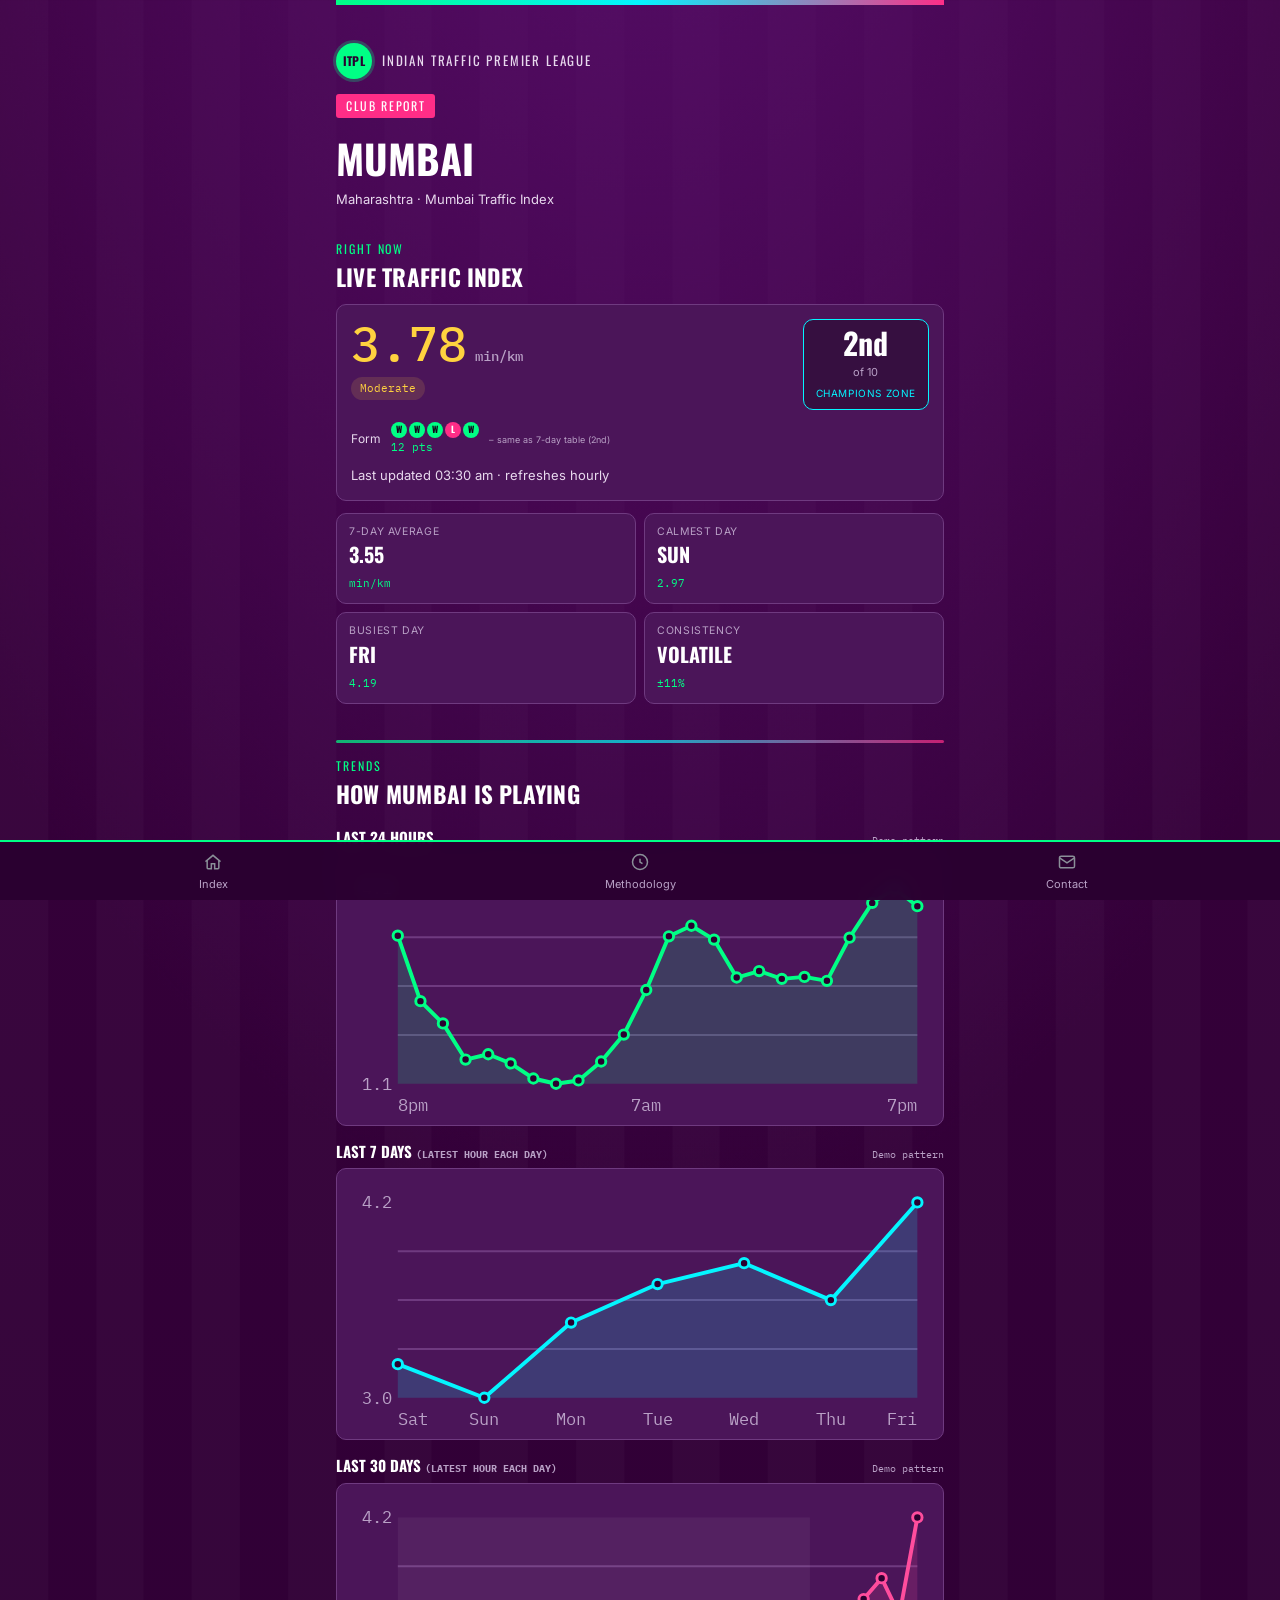
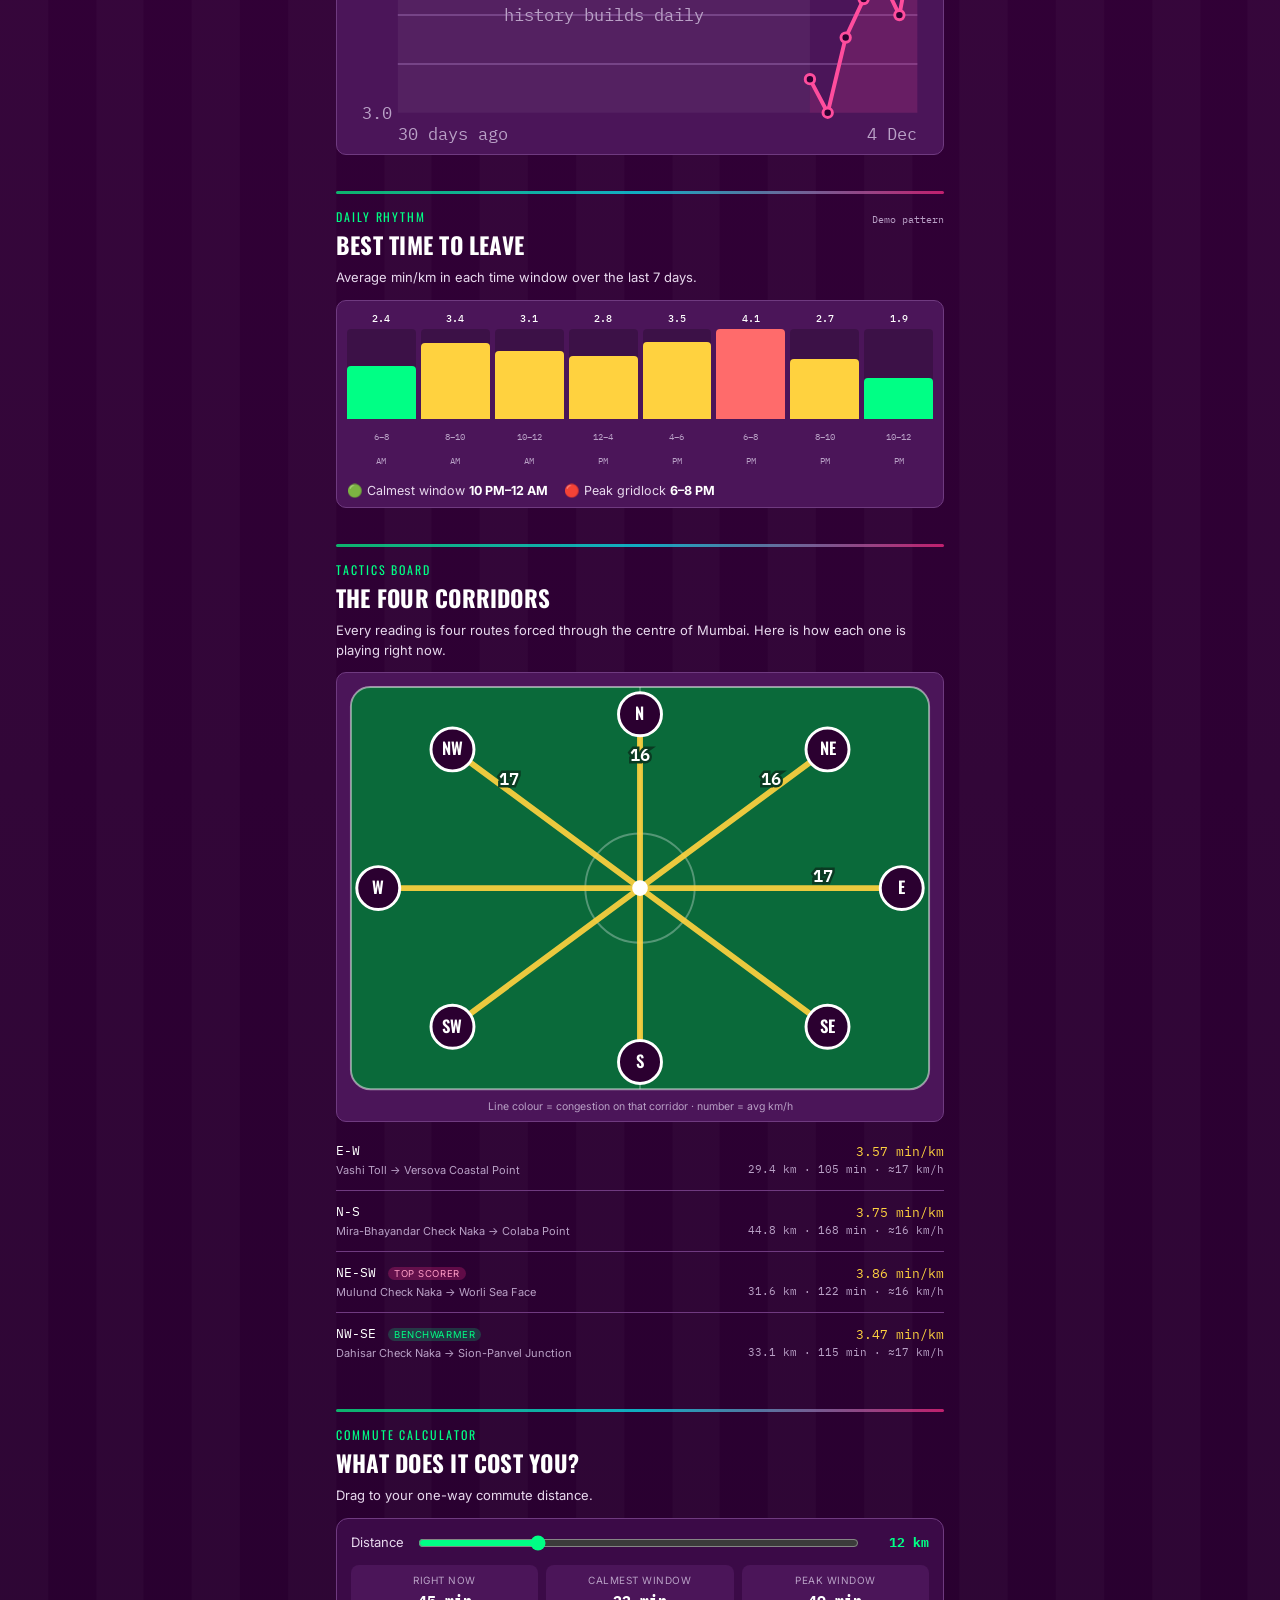
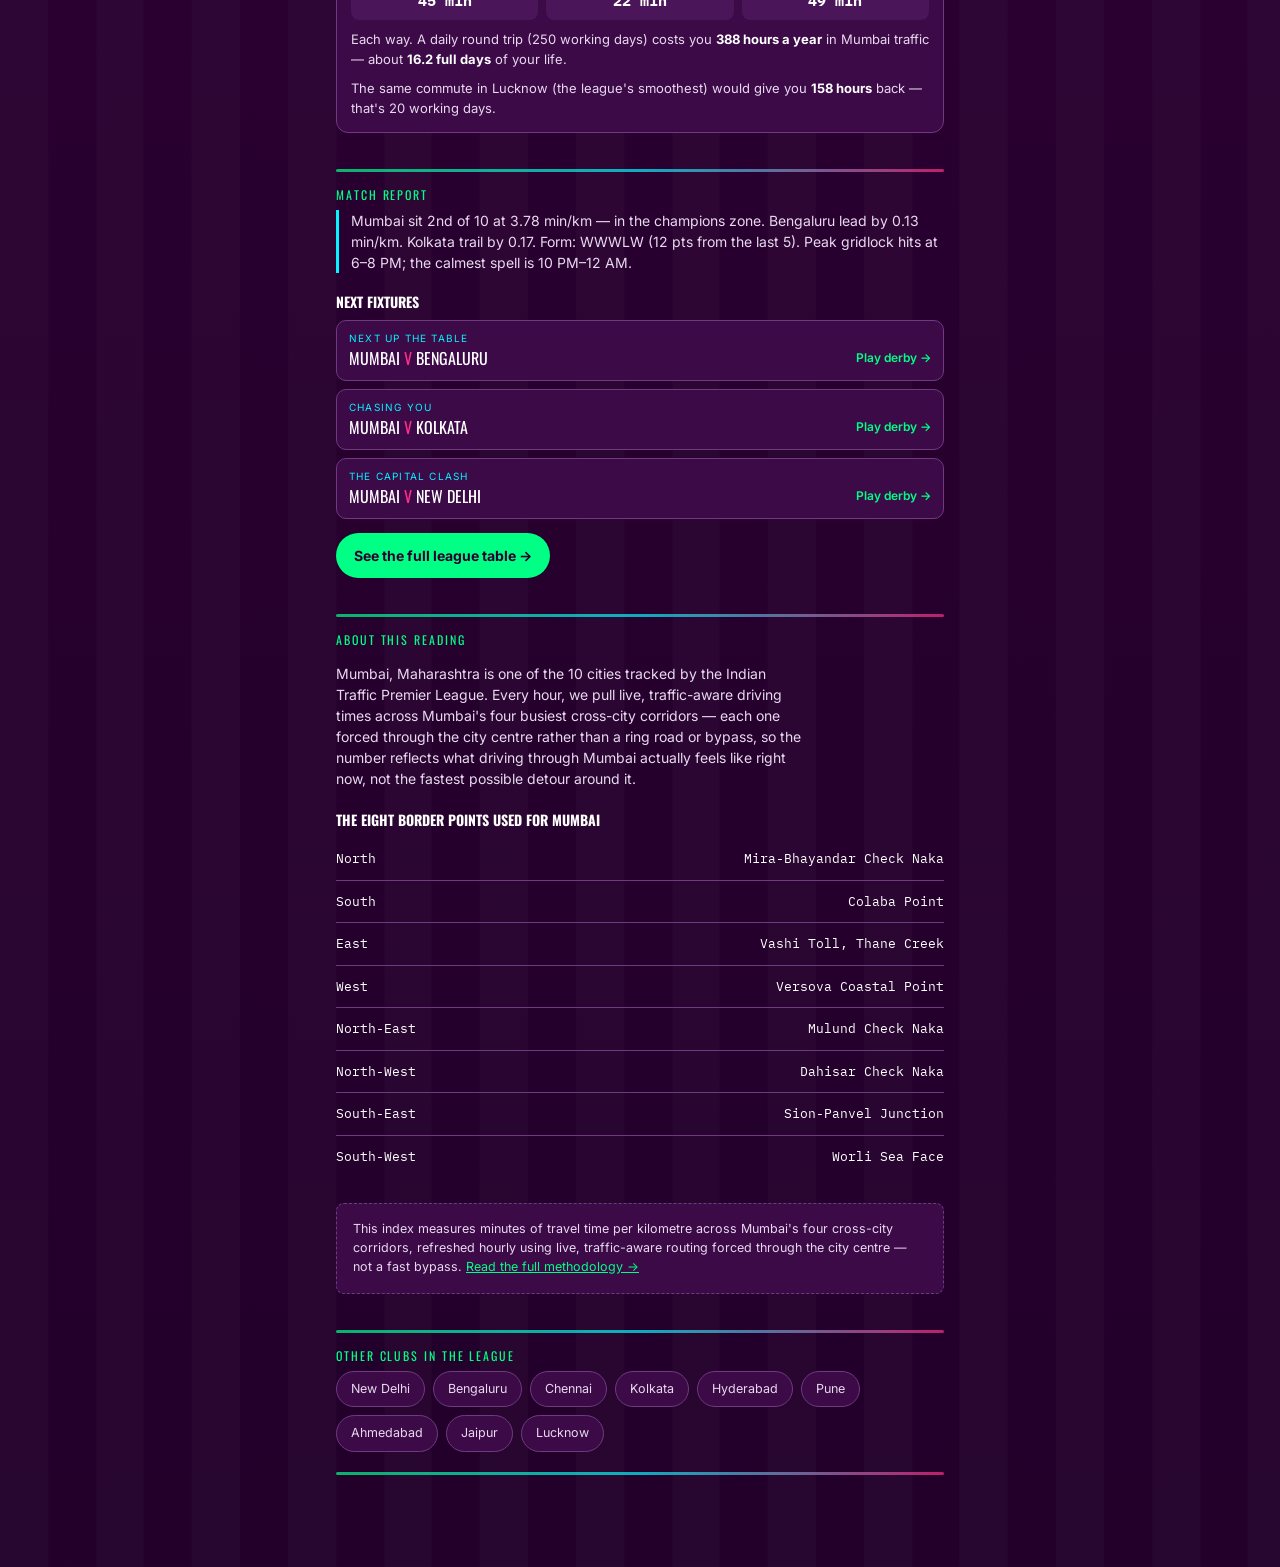
<file: city/mumbai/index.html>
<!DOCTYPE html>
<html lang="en">
<head>
<meta charset="UTF-8">
<meta name="viewport" content="width=device-width, initial-scale=1, viewport-fit=cover">
<title>Mumbai Traffic Index — Live Congestion Data | ITPL</title>
<meta name="description" content="Live traffic congestion index for Mumbai, updated hourly. See Mumbai's league position, form guide, 24-hour and 7-day trends, best time to leave and how it compares to other major Indian cities.">
<link rel="canonical" href="https://indian-traffic-premier-league.suvadipchakraborty.workers.dev/city/mumbai/index.html">

<meta property="og:type" content="website">
<meta property="og:site_name" content="Indian Traffic Premier League (ITPL)">
<meta property="og:title" content="Mumbai Traffic Index — Indian Traffic Premier League">
<meta property="og:description" content="Live traffic congestion index for Mumbai, updated hourly. See Mumbai's league position, form guide, 24-hour and 7-day trends, best time to leave and how it compares to other major Indian cities.">
<meta property="og:image" content="https://indian-traffic-premier-league.suvadipchakraborty.workers.dev/assets/og/og-mumbai.png">
<meta property="og:image:width" content="1200">
<meta property="og:image:height" content="630">
<meta property="og:url" content="https://indian-traffic-premier-league.suvadipchakraborty.workers.dev/city/mumbai/index.html">

<meta name="twitter:card" content="summary_large_image">
<meta name="twitter:title" content="Mumbai Traffic Index — Indian Traffic Premier League">
<meta name="twitter:description" content="Live traffic congestion index for Mumbai, updated hourly. See Mumbai's league position, form guide, 24-hour and 7-day trends, best time to leave and how it compares to other major Indian cities.">
<meta name="twitter:image" content="https://indian-traffic-premier-league.suvadipchakraborty.workers.dev/assets/og/og-mumbai.png">

<link rel="preconnect" href="https://fonts.googleapis.com">
<link href="https://fonts.googleapis.com/css2?family=Oswald:wght@500;600;700&family=Inter:wght@400;500;600&family=IBM+Plex+Mono:wght@400;500;600&display=swap" rel="stylesheet">
<link rel="stylesheet" href="../../css/style.css">
</head>
<body>

<div class="wrap">

  <header class="hero" style="padding-bottom:14px;">
    <div class="hero-inner">
      <div class="brand-row">
        <a href="../../index.html">
          <div class="brand-mark">ITPL</div>
          <div class="brand-name">Indian Traffic Premier League</div>
        </a>
      </div>
      <span class="mw">Club report</span>
      <h1 class="page-title" style="font-size:40px;margin-bottom:2px;">Mumbai</h1>
      <p class="ranking-sub" style="margin:0;">Maharashtra · Mumbai Traffic Index</p>
    </div>
  </header>

  <section class="ranking-section">
    <div class="ranking-header"><div><div class="page-eyebrow" style="margin-bottom:2px;">Right now</div><h2 class="ranking-title">Live traffic index</h2></div></div>
    <div class="chart-wrap ranking-wrap" id="cLive" style="margin-top:10px;"><div class="chart-loading">Loading live index…</div></div>
    <div class="stats" id="cStats"></div>
  </section>

  <section class="ranking-section">
    <div class="lane-divider" aria-hidden="true"></div>
    <div class="page-eyebrow" style="margin-bottom:2px;">Trends</div><h2 class="ranking-title">How Mumbai is playing</h2>
    <div class="trend-title-row"><h3>Last 24 hours</h3><span class="trend-note" id="t24Note"></span></div>
    <div class="chart-wrap" id="chart24"><div class="chart-loading">Loading trend…</div></div>
    <div class="trend-title-row"><h3>Last 7 days <span class="trend-note">(latest hour each day)</span></h3><span class="trend-note" id="t7Note"></span></div>
    <div class="chart-wrap" id="chart7"><div class="chart-loading">Loading trend…</div></div>
    <div class="trend-title-row"><h3>Last 30 days <span class="trend-note">(latest hour each day)</span></h3><span class="trend-note" id="t30Note"></span></div>
    <div class="chart-wrap" id="chart30"><div class="chart-loading">Loading trend…</div></div>
  </section>

  <section class="ranking-section">
    <div class="lane-divider" aria-hidden="true"></div>
    <div class="ranking-header"><div><div class="page-eyebrow" style="margin-bottom:2px;">Daily rhythm</div><h2 class="ranking-title">Best time to leave</h2></div><span class="ranking-note" id="hmNote"></span></div>
    <p class="ranking-sub">Average min/km in each time window over the last 7 days.</p>
    <div class="chart-wrap" id="cRhythm"><div class="chart-loading">Loading rhythm…</div></div>
  </section>

  <section class="ranking-section">
    <div class="lane-divider" aria-hidden="true"></div>
    <div class="page-eyebrow" style="margin-bottom:2px;">Tactics board</div><h2 class="ranking-title">The four corridors</h2>
    <p class="ranking-sub">Every reading is four routes forced through the centre of Mumbai. Here is how each one is playing right now.</p>
    <div class="chart-wrap" id="cPitch"></div>
    <div class="leg-list" id="cLegs"></div>
  </section>

  <section class="ranking-section">
    <div class="lane-divider" aria-hidden="true"></div>
    <div class="page-eyebrow" style="margin-bottom:2px;">Commute calculator</div><h2 class="ranking-title">What does it cost you?</h2>
    <p class="ranking-sub">Drag to your one-way commute distance.</p>
    <div class="calc">
      <div class="calc-row"><span>Distance</span><input type="range" id="calcKm" min="2" max="40" value="12" aria-label="Commute distance in km"><b id="calcKmVal">12 km</b></div>
      <div id="calcOut"></div>
    </div>
  </section>

  <section class="ranking-section">
    <div class="lane-divider" aria-hidden="true"></div>
    <div class="page-eyebrow" style="margin-bottom:6px;">Match report</div>
    <p class="report" id="cReport">Waiting for the live feed…</p>
    <h3 style="font-family:var(--font-display);text-transform:uppercase;font-size:14px;margin:18px 0 8px;">Next fixtures</h3>
    <div class="fixtures" id="cRivals"></div>
    <a href="../../index.html" class="btn-primary">See the full league table →</a>
  </section>

  <section class="ranking-section">
    <div class="lane-divider" aria-hidden="true"></div>
    <div class="page-eyebrow" style="margin-bottom:6px;">About this reading</div>
    <p class="page-intro">Mumbai, Maharashtra is one of the 10 cities tracked by the Indian Traffic Premier League. Every hour, we pull live, traffic-aware driving times across Mumbai's four busiest cross-city corridors — each one forced through the city centre rather than a ring road or bypass, so the number reflects what driving through Mumbai actually feels like right now, not the fastest possible detour around it.</p>
    <h3 style="font-family:var(--font-display);text-transform:uppercase;font-size:14px;margin:18px 0 8px;">The eight border points used for Mumbai</h3>
    <div class="leg-list">
      <div class="leg-row"><div class="leg-pair">North</div><div class="leg-nums">Mira-Bhayandar Check Naka</div></div>
      <div class="leg-row"><div class="leg-pair">South</div><div class="leg-nums">Colaba Point</div></div>
      <div class="leg-row"><div class="leg-pair">East</div><div class="leg-nums">Vashi Toll, Thane Creek</div></div>
      <div class="leg-row"><div class="leg-pair">West</div><div class="leg-nums">Versova Coastal Point</div></div>
      <div class="leg-row"><div class="leg-pair">North-East</div><div class="leg-nums">Mulund Check Naka</div></div>
      <div class="leg-row"><div class="leg-pair">North-West</div><div class="leg-nums">Dahisar Check Naka</div></div>
      <div class="leg-row"><div class="leg-pair">South-East</div><div class="leg-nums">Sion-Panvel Junction</div></div>
      <div class="leg-row"><div class="leg-pair">South-West</div><div class="leg-nums">Worli Sea Face</div></div>
    </div>
    <div class="caveat-box">
      This index measures minutes of travel time per kilometre across
      Mumbai's four cross-city corridors, refreshed hourly using
      live, traffic-aware routing forced through the city centre —
      not a fast bypass. <a href="../../index.html#methodology">Read the full methodology →</a>
    </div>
  </section>

  <section class="ranking-section">
    <div class="lane-divider" aria-hidden="true"></div>
    <div class="page-eyebrow" style="margin-bottom:6px;">Other clubs in the league</div>
    <div class="pill-links">
  <a href="../new-delhi/index.html">New Delhi</a>
  <a href="../bengaluru/index.html">Bengaluru</a>
  <a href="../chennai/index.html">Chennai</a>
  <a href="../kolkata/index.html">Kolkata</a>
  <a href="../hyderabad/index.html">Hyderabad</a>
  <a href="../pune/index.html">Pune</a>
  <a href="../ahmedabad/index.html">Ahmedabad</a>
  <a href="../jaipur/index.html">Jaipur</a>
  <a href="../lucknow/index.html">Lucknow</a>
    </div>
    <div class="lane-divider" aria-hidden="true" style="margin-top:20px;"></div>
  </section>

</div>

<nav class="bottom-nav">
  <a href="../../index.html">
    <span class="icon"><svg width="20" height="20" viewBox="0 0 24 24" fill="none" stroke="#8a8f98" stroke-width="1.8"><path d="M3 11.5 12 4l9 7.5"/><path d="M5 10v9a1 1 0 0 0 1 1h4v-6h4v6h4a1 1 0 0 0 1-1v-9"/></svg></span>
    Index
  </a>
  <a href="../../index.html#methodology">
    <span class="icon"><svg width="20" height="20" viewBox="0 0 24 24" fill="none" stroke="#8a8f98" stroke-width="1.8"><circle cx="12" cy="12" r="9"/><path d="M12 8v4l3 2"/></svg></span>
    Methodology
  </a>
  <a href="../../index.html#contact">
    <span class="icon"><svg width="20" height="20" viewBox="0 0 24 24" fill="none" stroke="#8a8f98" stroke-width="1.8"><rect x="3" y="5" width="18" height="14" rx="2"/><path d="m3 7 9 6 9-6"/></svg></span>
    Contact
  </a>
</nav>

<script>window.CITY_SLUG = "mumbai"; window.ITPL_BASE = "../../";</script>
<script src="../../js/itpl.js"></script>
<script src="../../js/city.js"></script>
</body>
</html>
</file>
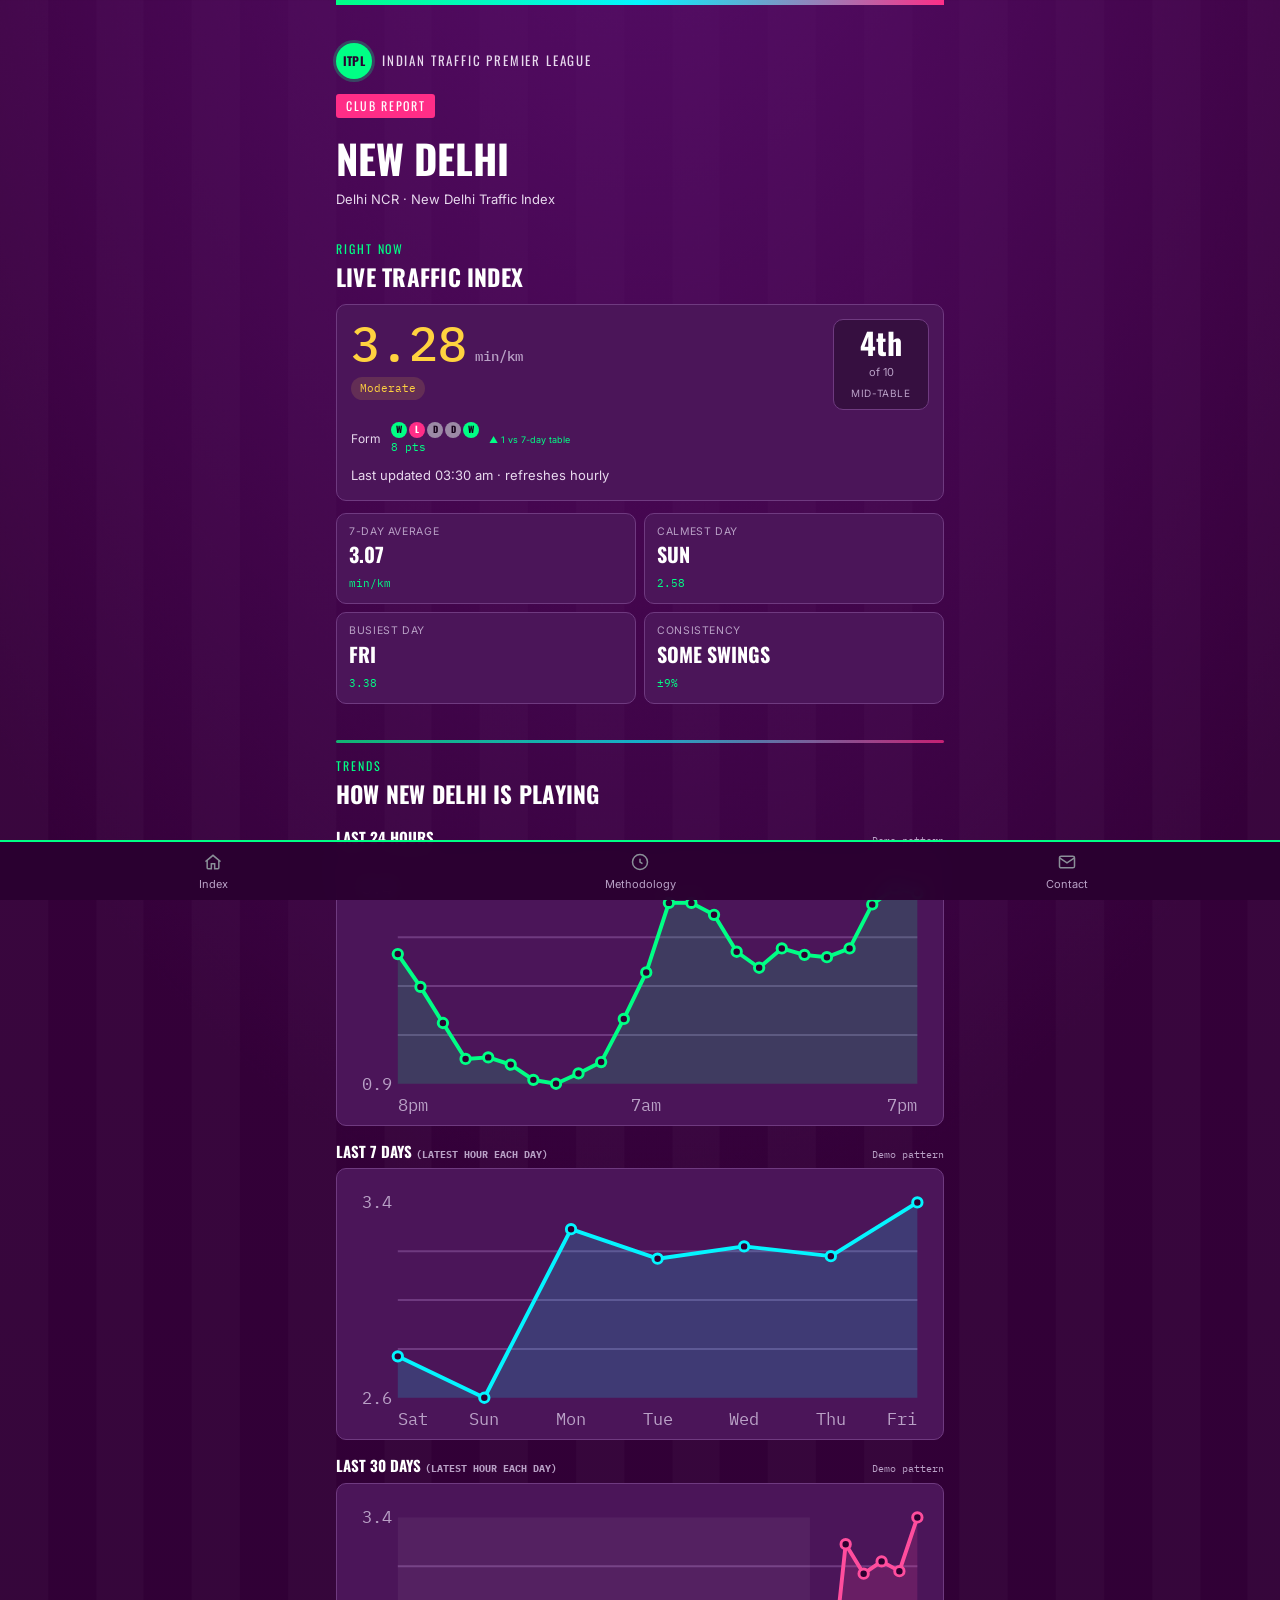
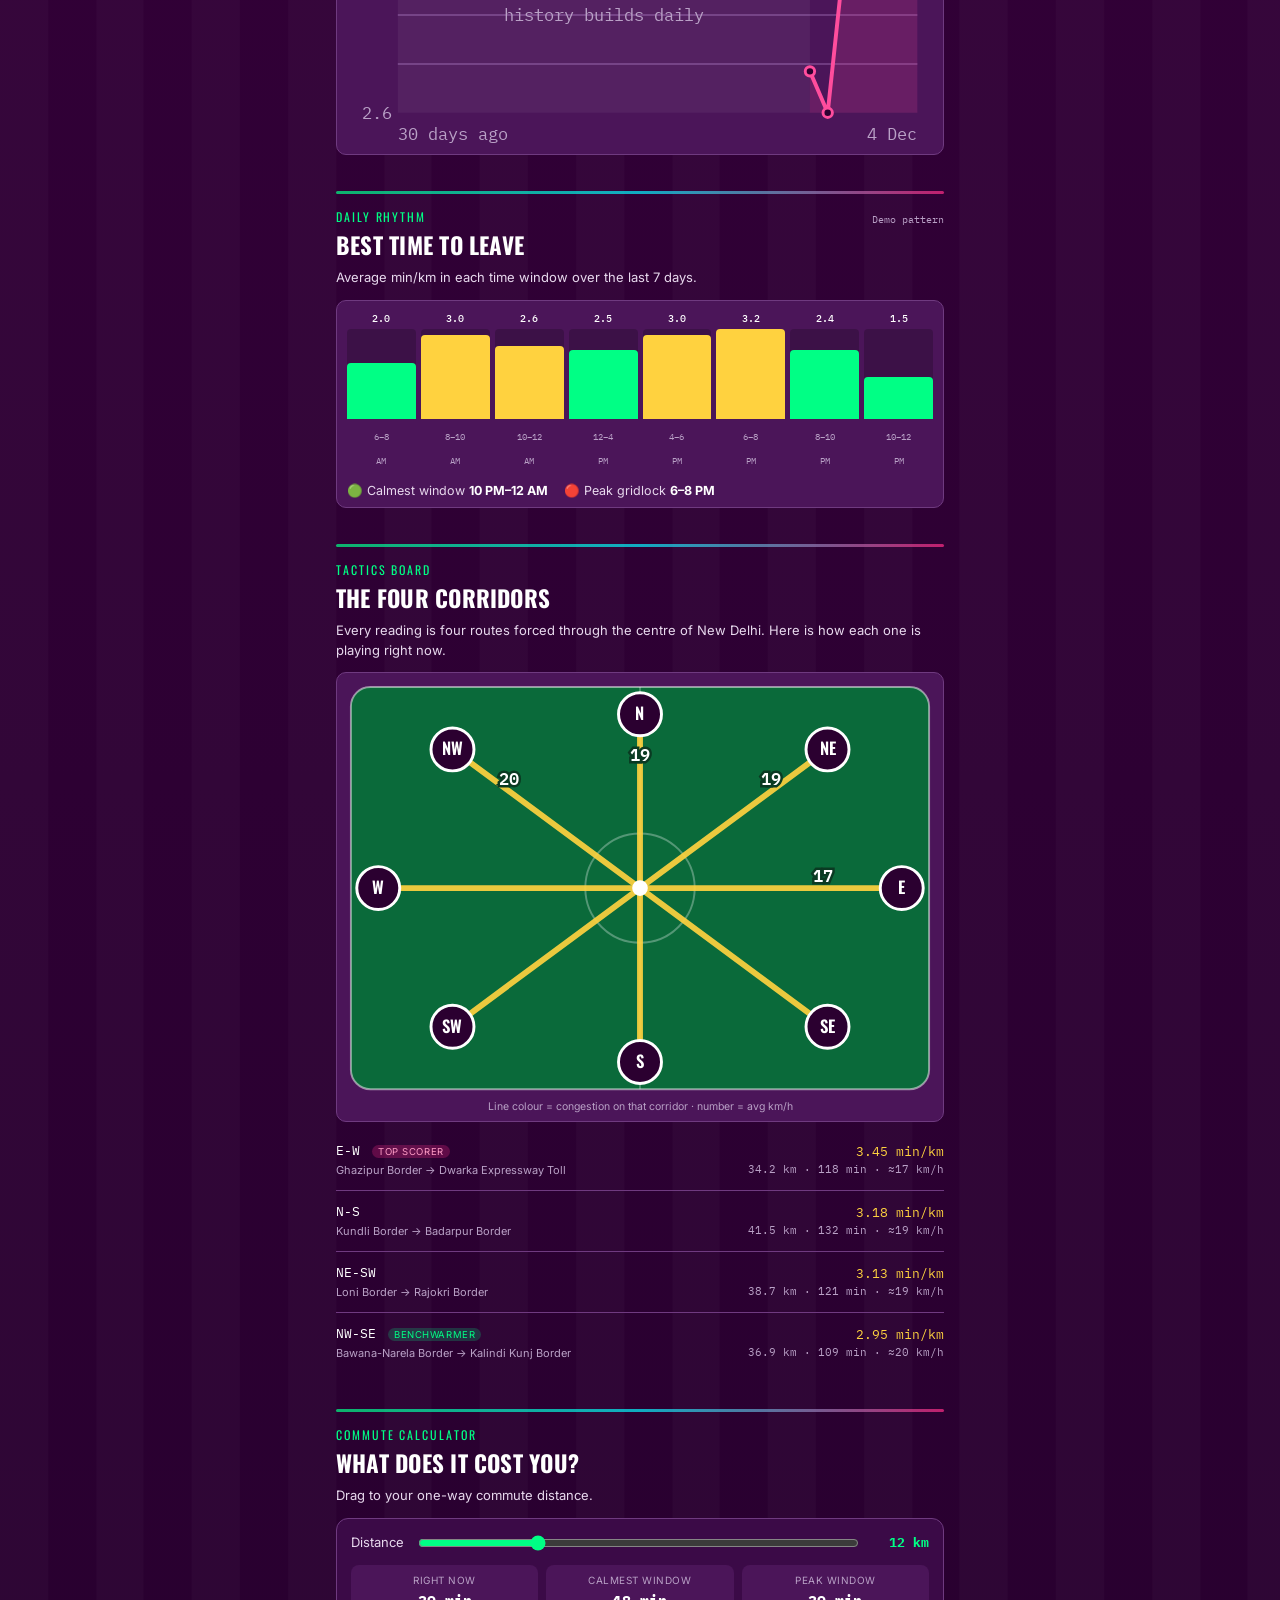
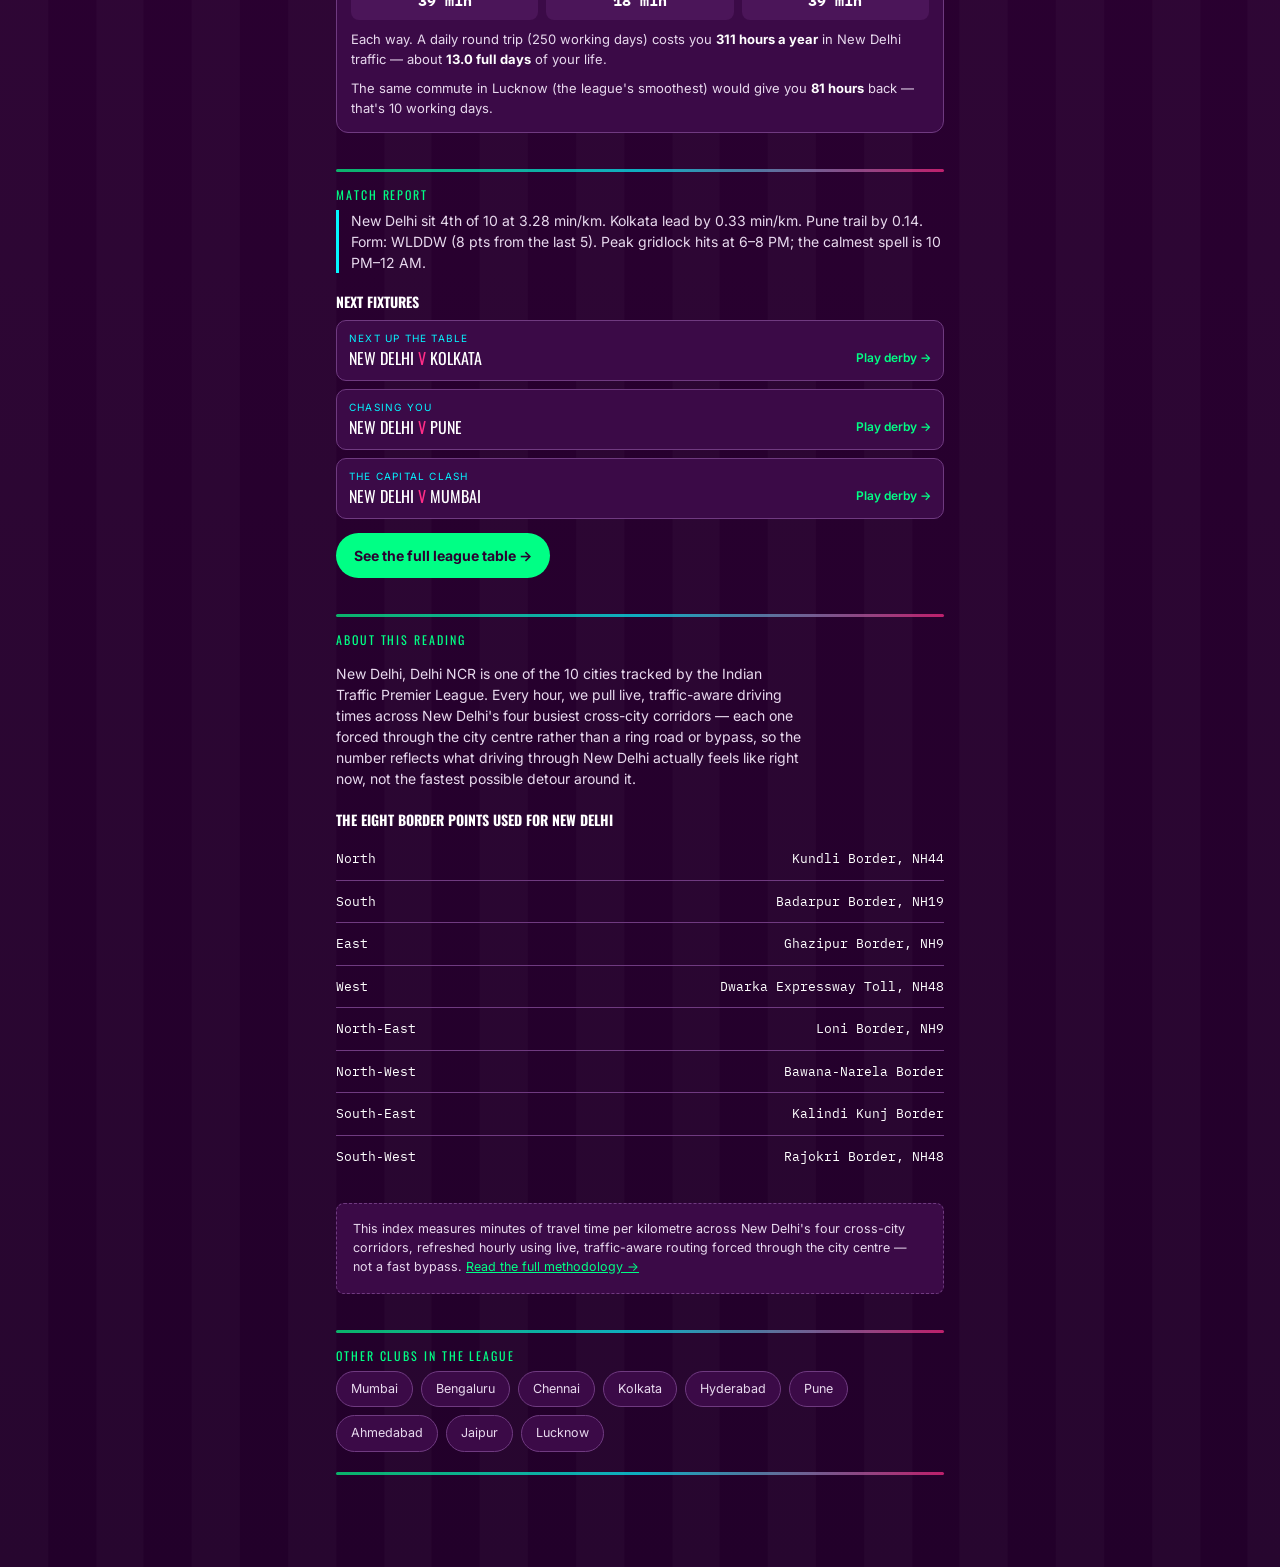
<file: city/new-delhi/index.html>
<!DOCTYPE html>
<html lang="en">
<head>
<meta charset="UTF-8">
<meta name="viewport" content="width=device-width, initial-scale=1, viewport-fit=cover">
<title>New Delhi Traffic Index — Live Congestion Data | ITPL</title>
<meta name="description" content="Live traffic congestion index for New Delhi, updated hourly. See New Delhi's league position, form guide, 24-hour and 7-day trends, best time to leave and how it compares to other major Indian cities.">
<link rel="canonical" href="https://indian-traffic-premier-league.suvadipchakraborty.workers.dev/city/new-delhi/index.html">

<meta property="og:type" content="website">
<meta property="og:site_name" content="Indian Traffic Premier League (ITPL)">
<meta property="og:title" content="New Delhi Traffic Index — Indian Traffic Premier League">
<meta property="og:description" content="Live traffic congestion index for New Delhi, updated hourly. See New Delhi's league position, form guide, 24-hour and 7-day trends, best time to leave and how it compares to other major Indian cities.">
<meta property="og:image" content="https://indian-traffic-premier-league.suvadipchakraborty.workers.dev/assets/og/og-new-delhi.png">
<meta property="og:image:width" content="1200">
<meta property="og:image:height" content="630">
<meta property="og:url" content="https://indian-traffic-premier-league.suvadipchakraborty.workers.dev/city/new-delhi/index.html">

<meta name="twitter:card" content="summary_large_image">
<meta name="twitter:title" content="New Delhi Traffic Index — Indian Traffic Premier League">
<meta name="twitter:description" content="Live traffic congestion index for New Delhi, updated hourly. See New Delhi's league position, form guide, 24-hour and 7-day trends, best time to leave and how it compares to other major Indian cities.">
<meta name="twitter:image" content="https://indian-traffic-premier-league.suvadipchakraborty.workers.dev/assets/og/og-new-delhi.png">

<link rel="preconnect" href="https://fonts.googleapis.com">
<link href="https://fonts.googleapis.com/css2?family=Oswald:wght@500;600;700&family=Inter:wght@400;500;600&family=IBM+Plex+Mono:wght@400;500;600&display=swap" rel="stylesheet">
<link rel="stylesheet" href="../../css/style.css">
</head>
<body>

<div class="wrap">

  <header class="hero" style="padding-bottom:14px;">
    <div class="hero-inner">
      <div class="brand-row">
        <a href="../../index.html">
          <div class="brand-mark">ITPL</div>
          <div class="brand-name">Indian Traffic Premier League</div>
        </a>
      </div>
      <span class="mw">Club report</span>
      <h1 class="page-title" style="font-size:40px;margin-bottom:2px;">New Delhi</h1>
      <p class="ranking-sub" style="margin:0;">Delhi NCR · New Delhi Traffic Index</p>
    </div>
  </header>

  <section class="ranking-section">
    <div class="ranking-header"><div><div class="page-eyebrow" style="margin-bottom:2px;">Right now</div><h2 class="ranking-title">Live traffic index</h2></div></div>
    <div class="chart-wrap ranking-wrap" id="cLive" style="margin-top:10px;"><div class="chart-loading">Loading live index…</div></div>
    <div class="stats" id="cStats"></div>
  </section>

  <section class="ranking-section">
    <div class="lane-divider" aria-hidden="true"></div>
    <div class="page-eyebrow" style="margin-bottom:2px;">Trends</div><h2 class="ranking-title">How New Delhi is playing</h2>
    <div class="trend-title-row"><h3>Last 24 hours</h3><span class="trend-note" id="t24Note"></span></div>
    <div class="chart-wrap" id="chart24"><div class="chart-loading">Loading trend…</div></div>
    <div class="trend-title-row"><h3>Last 7 days <span class="trend-note">(latest hour each day)</span></h3><span class="trend-note" id="t7Note"></span></div>
    <div class="chart-wrap" id="chart7"><div class="chart-loading">Loading trend…</div></div>
    <div class="trend-title-row"><h3>Last 30 days <span class="trend-note">(latest hour each day)</span></h3><span class="trend-note" id="t30Note"></span></div>
    <div class="chart-wrap" id="chart30"><div class="chart-loading">Loading trend…</div></div>
  </section>

  <section class="ranking-section">
    <div class="lane-divider" aria-hidden="true"></div>
    <div class="ranking-header"><div><div class="page-eyebrow" style="margin-bottom:2px;">Daily rhythm</div><h2 class="ranking-title">Best time to leave</h2></div><span class="ranking-note" id="hmNote"></span></div>
    <p class="ranking-sub">Average min/km in each time window over the last 7 days.</p>
    <div class="chart-wrap" id="cRhythm"><div class="chart-loading">Loading rhythm…</div></div>
  </section>

  <section class="ranking-section">
    <div class="lane-divider" aria-hidden="true"></div>
    <div class="page-eyebrow" style="margin-bottom:2px;">Tactics board</div><h2 class="ranking-title">The four corridors</h2>
    <p class="ranking-sub">Every reading is four routes forced through the centre of New Delhi. Here is how each one is playing right now.</p>
    <div class="chart-wrap" id="cPitch"></div>
    <div class="leg-list" id="cLegs"></div>
  </section>

  <section class="ranking-section">
    <div class="lane-divider" aria-hidden="true"></div>
    <div class="page-eyebrow" style="margin-bottom:2px;">Commute calculator</div><h2 class="ranking-title">What does it cost you?</h2>
    <p class="ranking-sub">Drag to your one-way commute distance.</p>
    <div class="calc">
      <div class="calc-row"><span>Distance</span><input type="range" id="calcKm" min="2" max="40" value="12" aria-label="Commute distance in km"><b id="calcKmVal">12 km</b></div>
      <div id="calcOut"></div>
    </div>
  </section>

  <section class="ranking-section">
    <div class="lane-divider" aria-hidden="true"></div>
    <div class="page-eyebrow" style="margin-bottom:6px;">Match report</div>
    <p class="report" id="cReport">Waiting for the live feed…</p>
    <h3 style="font-family:var(--font-display);text-transform:uppercase;font-size:14px;margin:18px 0 8px;">Next fixtures</h3>
    <div class="fixtures" id="cRivals"></div>
    <a href="../../index.html" class="btn-primary">See the full league table →</a>
  </section>

  <section class="ranking-section">
    <div class="lane-divider" aria-hidden="true"></div>
    <div class="page-eyebrow" style="margin-bottom:6px;">About this reading</div>
    <p class="page-intro">New Delhi, Delhi NCR is one of the 10 cities tracked by the Indian Traffic Premier League. Every hour, we pull live, traffic-aware driving times across New Delhi's four busiest cross-city corridors — each one forced through the city centre rather than a ring road or bypass, so the number reflects what driving through New Delhi actually feels like right now, not the fastest possible detour around it.</p>
    <h3 style="font-family:var(--font-display);text-transform:uppercase;font-size:14px;margin:18px 0 8px;">The eight border points used for New Delhi</h3>
    <div class="leg-list">
      <div class="leg-row"><div class="leg-pair">North</div><div class="leg-nums">Kundli Border, NH44</div></div>
      <div class="leg-row"><div class="leg-pair">South</div><div class="leg-nums">Badarpur Border, NH19</div></div>
      <div class="leg-row"><div class="leg-pair">East</div><div class="leg-nums">Ghazipur Border, NH9</div></div>
      <div class="leg-row"><div class="leg-pair">West</div><div class="leg-nums">Dwarka Expressway Toll, NH48</div></div>
      <div class="leg-row"><div class="leg-pair">North-East</div><div class="leg-nums">Loni Border, NH9</div></div>
      <div class="leg-row"><div class="leg-pair">North-West</div><div class="leg-nums">Bawana-Narela Border</div></div>
      <div class="leg-row"><div class="leg-pair">South-East</div><div class="leg-nums">Kalindi Kunj Border</div></div>
      <div class="leg-row"><div class="leg-pair">South-West</div><div class="leg-nums">Rajokri Border, NH48</div></div>
    </div>
    <div class="caveat-box">
      This index measures minutes of travel time per kilometre across
      New Delhi's four cross-city corridors, refreshed hourly using
      live, traffic-aware routing forced through the city centre —
      not a fast bypass. <a href="../../index.html#methodology">Read the full methodology →</a>
    </div>
  </section>

  <section class="ranking-section">
    <div class="lane-divider" aria-hidden="true"></div>
    <div class="page-eyebrow" style="margin-bottom:6px;">Other clubs in the league</div>
    <div class="pill-links">
  <a href="../mumbai/index.html">Mumbai</a>
  <a href="../bengaluru/index.html">Bengaluru</a>
  <a href="../chennai/index.html">Chennai</a>
  <a href="../kolkata/index.html">Kolkata</a>
  <a href="../hyderabad/index.html">Hyderabad</a>
  <a href="../pune/index.html">Pune</a>
  <a href="../ahmedabad/index.html">Ahmedabad</a>
  <a href="../jaipur/index.html">Jaipur</a>
  <a href="../lucknow/index.html">Lucknow</a>
    </div>
    <div class="lane-divider" aria-hidden="true" style="margin-top:20px;"></div>
  </section>

</div>

<nav class="bottom-nav">
  <a href="../../index.html">
    <span class="icon"><svg width="20" height="20" viewBox="0 0 24 24" fill="none" stroke="#8a8f98" stroke-width="1.8"><path d="M3 11.5 12 4l9 7.5"/><path d="M5 10v9a1 1 0 0 0 1 1h4v-6h4v6h4a1 1 0 0 0 1-1v-9"/></svg></span>
    Index
  </a>
  <a href="../../index.html#methodology">
    <span class="icon"><svg width="20" height="20" viewBox="0 0 24 24" fill="none" stroke="#8a8f98" stroke-width="1.8"><circle cx="12" cy="12" r="9"/><path d="M12 8v4l3 2"/></svg></span>
    Methodology
  </a>
  <a href="../../index.html#contact">
    <span class="icon"><svg width="20" height="20" viewBox="0 0 24 24" fill="none" stroke="#8a8f98" stroke-width="1.8"><rect x="3" y="5" width="18" height="14" rx="2"/><path d="m3 7 9 6 9-6"/></svg></span>
    Contact
  </a>
</nav>

<script>window.CITY_SLUG = "new-delhi"; window.ITPL_BASE = "../../";</script>
<script src="../../js/itpl.js"></script>
<script src="../../js/city.js"></script>
</body>
</html>
</file>
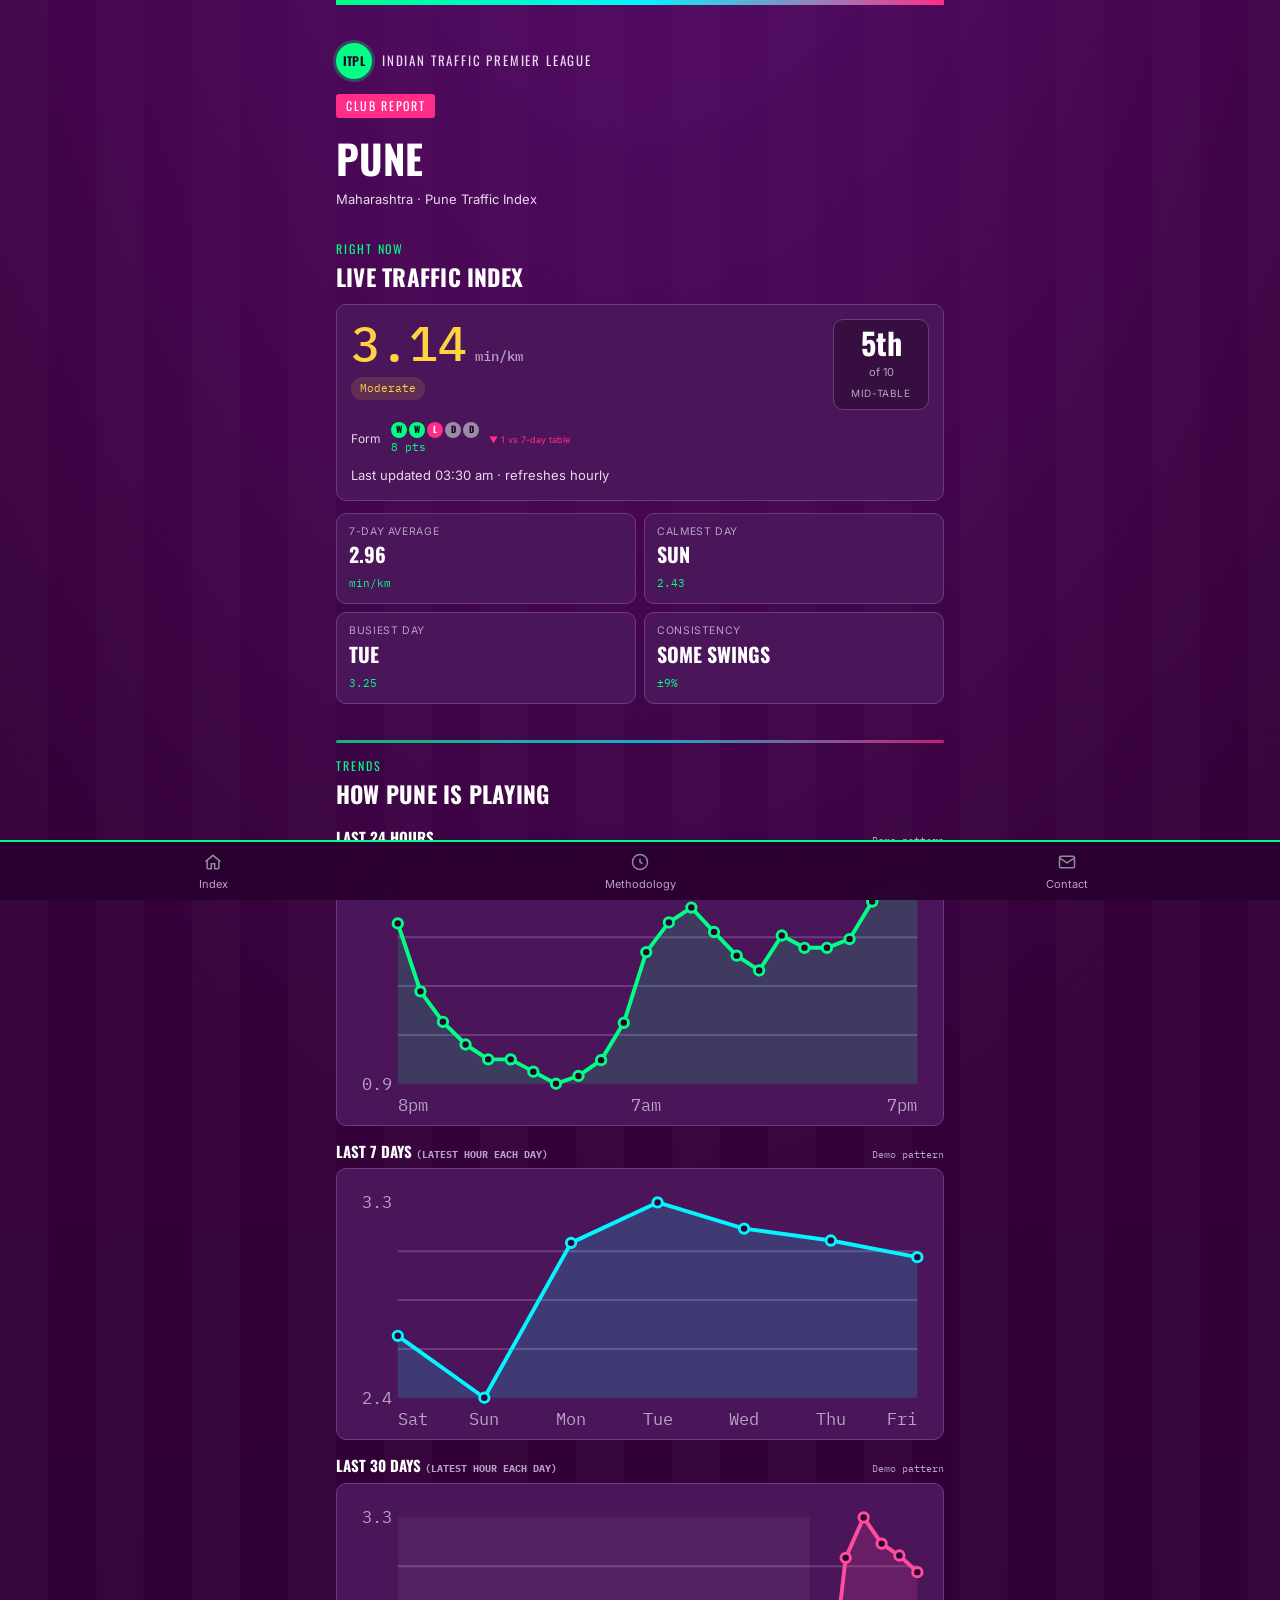
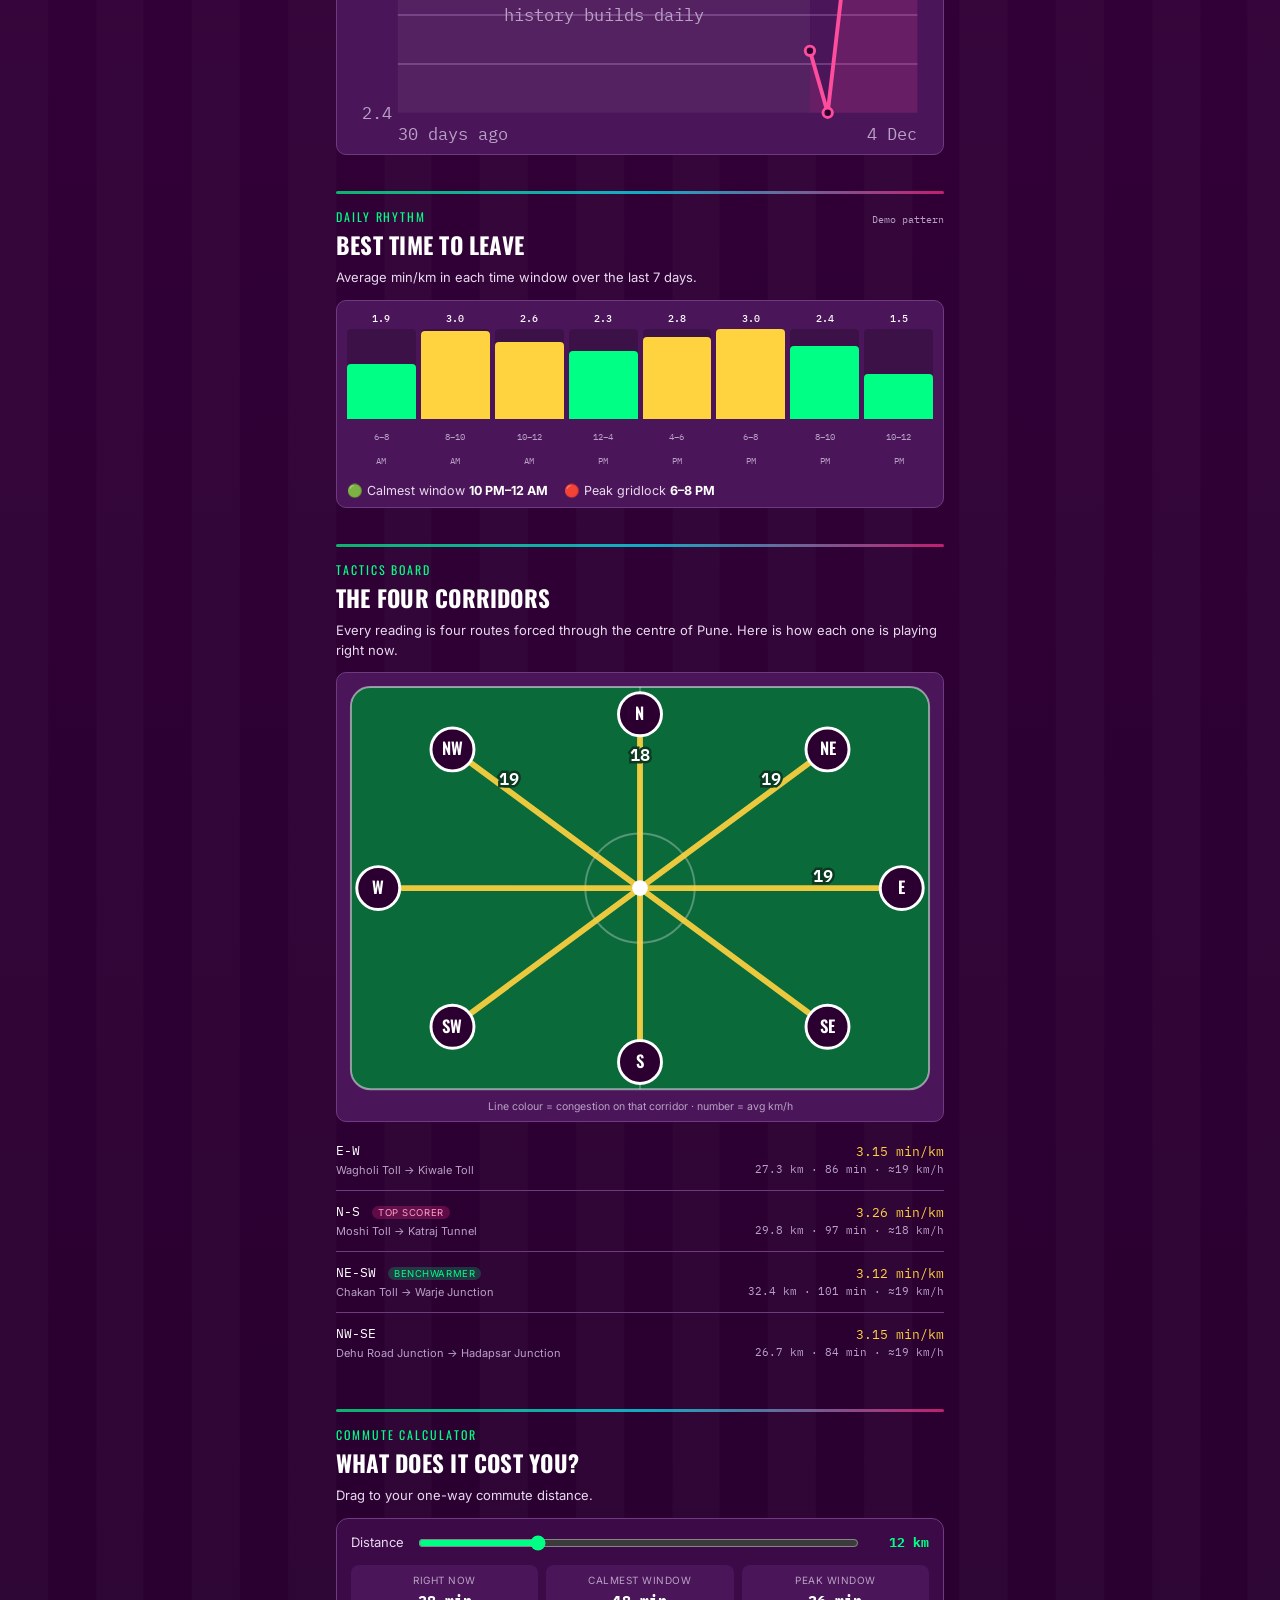
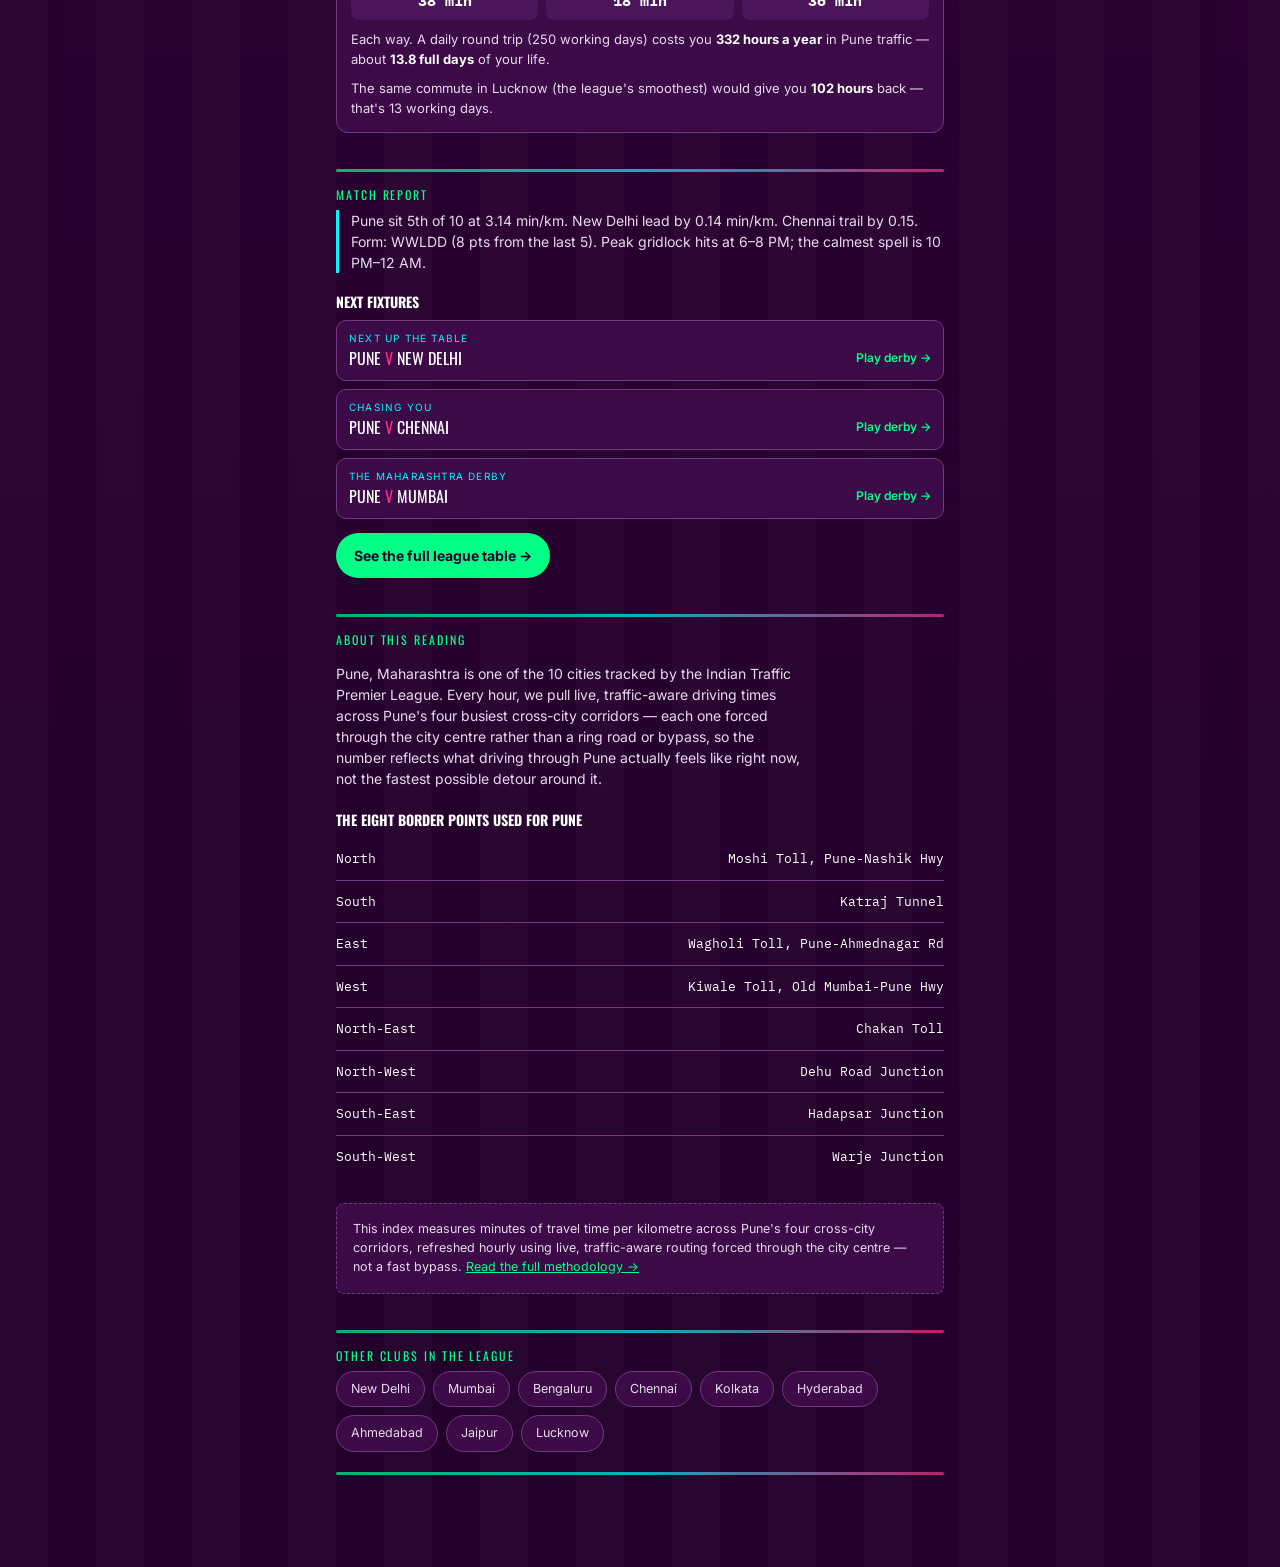
<file: city/pune/index.html>
<!DOCTYPE html>
<html lang="en">
<head>
<meta charset="UTF-8">
<meta name="viewport" content="width=device-width, initial-scale=1, viewport-fit=cover">
<title>Pune Traffic Index — Live Congestion Data | ITPL</title>
<meta name="description" content="Live traffic congestion index for Pune, updated hourly. See Pune's league position, form guide, 24-hour and 7-day trends, best time to leave and how it compares to other major Indian cities.">
<link rel="canonical" href="https://indian-traffic-premier-league.suvadipchakraborty.workers.dev/city/pune/index.html">

<meta property="og:type" content="website">
<meta property="og:site_name" content="Indian Traffic Premier League (ITPL)">
<meta property="og:title" content="Pune Traffic Index — Indian Traffic Premier League">
<meta property="og:description" content="Live traffic congestion index for Pune, updated hourly. See Pune's league position, form guide, 24-hour and 7-day trends, best time to leave and how it compares to other major Indian cities.">
<meta property="og:image" content="https://indian-traffic-premier-league.suvadipchakraborty.workers.dev/assets/og/og-pune.png">
<meta property="og:image:width" content="1200">
<meta property="og:image:height" content="630">
<meta property="og:url" content="https://indian-traffic-premier-league.suvadipchakraborty.workers.dev/city/pune/index.html">

<meta name="twitter:card" content="summary_large_image">
<meta name="twitter:title" content="Pune Traffic Index — Indian Traffic Premier League">
<meta name="twitter:description" content="Live traffic congestion index for Pune, updated hourly. See Pune's league position, form guide, 24-hour and 7-day trends, best time to leave and how it compares to other major Indian cities.">
<meta name="twitter:image" content="https://indian-traffic-premier-league.suvadipchakraborty.workers.dev/assets/og/og-pune.png">

<link rel="preconnect" href="https://fonts.googleapis.com">
<link href="https://fonts.googleapis.com/css2?family=Oswald:wght@500;600;700&family=Inter:wght@400;500;600&family=IBM+Plex+Mono:wght@400;500;600&display=swap" rel="stylesheet">
<link rel="stylesheet" href="../../css/style.css">
</head>
<body>

<div class="wrap">

  <header class="hero" style="padding-bottom:14px;">
    <div class="hero-inner">
      <div class="brand-row">
        <a href="../../index.html">
          <div class="brand-mark">ITPL</div>
          <div class="brand-name">Indian Traffic Premier League</div>
        </a>
      </div>
      <span class="mw">Club report</span>
      <h1 class="page-title" style="font-size:40px;margin-bottom:2px;">Pune</h1>
      <p class="ranking-sub" style="margin:0;">Maharashtra · Pune Traffic Index</p>
    </div>
  </header>

  <section class="ranking-section">
    <div class="ranking-header"><div><div class="page-eyebrow" style="margin-bottom:2px;">Right now</div><h2 class="ranking-title">Live traffic index</h2></div></div>
    <div class="chart-wrap ranking-wrap" id="cLive" style="margin-top:10px;"><div class="chart-loading">Loading live index…</div></div>
    <div class="stats" id="cStats"></div>
  </section>

  <section class="ranking-section">
    <div class="lane-divider" aria-hidden="true"></div>
    <div class="page-eyebrow" style="margin-bottom:2px;">Trends</div><h2 class="ranking-title">How Pune is playing</h2>
    <div class="trend-title-row"><h3>Last 24 hours</h3><span class="trend-note" id="t24Note"></span></div>
    <div class="chart-wrap" id="chart24"><div class="chart-loading">Loading trend…</div></div>
    <div class="trend-title-row"><h3>Last 7 days <span class="trend-note">(latest hour each day)</span></h3><span class="trend-note" id="t7Note"></span></div>
    <div class="chart-wrap" id="chart7"><div class="chart-loading">Loading trend…</div></div>
    <div class="trend-title-row"><h3>Last 30 days <span class="trend-note">(latest hour each day)</span></h3><span class="trend-note" id="t30Note"></span></div>
    <div class="chart-wrap" id="chart30"><div class="chart-loading">Loading trend…</div></div>
  </section>

  <section class="ranking-section">
    <div class="lane-divider" aria-hidden="true"></div>
    <div class="ranking-header"><div><div class="page-eyebrow" style="margin-bottom:2px;">Daily rhythm</div><h2 class="ranking-title">Best time to leave</h2></div><span class="ranking-note" id="hmNote"></span></div>
    <p class="ranking-sub">Average min/km in each time window over the last 7 days.</p>
    <div class="chart-wrap" id="cRhythm"><div class="chart-loading">Loading rhythm…</div></div>
  </section>

  <section class="ranking-section">
    <div class="lane-divider" aria-hidden="true"></div>
    <div class="page-eyebrow" style="margin-bottom:2px;">Tactics board</div><h2 class="ranking-title">The four corridors</h2>
    <p class="ranking-sub">Every reading is four routes forced through the centre of Pune. Here is how each one is playing right now.</p>
    <div class="chart-wrap" id="cPitch"></div>
    <div class="leg-list" id="cLegs"></div>
  </section>

  <section class="ranking-section">
    <div class="lane-divider" aria-hidden="true"></div>
    <div class="page-eyebrow" style="margin-bottom:2px;">Commute calculator</div><h2 class="ranking-title">What does it cost you?</h2>
    <p class="ranking-sub">Drag to your one-way commute distance.</p>
    <div class="calc">
      <div class="calc-row"><span>Distance</span><input type="range" id="calcKm" min="2" max="40" value="12" aria-label="Commute distance in km"><b id="calcKmVal">12 km</b></div>
      <div id="calcOut"></div>
    </div>
  </section>

  <section class="ranking-section">
    <div class="lane-divider" aria-hidden="true"></div>
    <div class="page-eyebrow" style="margin-bottom:6px;">Match report</div>
    <p class="report" id="cReport">Waiting for the live feed…</p>
    <h3 style="font-family:var(--font-display);text-transform:uppercase;font-size:14px;margin:18px 0 8px;">Next fixtures</h3>
    <div class="fixtures" id="cRivals"></div>
    <a href="../../index.html" class="btn-primary">See the full league table →</a>
  </section>

  <section class="ranking-section">
    <div class="lane-divider" aria-hidden="true"></div>
    <div class="page-eyebrow" style="margin-bottom:6px;">About this reading</div>
    <p class="page-intro">Pune, Maharashtra is one of the 10 cities tracked by the Indian Traffic Premier League. Every hour, we pull live, traffic-aware driving times across Pune's four busiest cross-city corridors — each one forced through the city centre rather than a ring road or bypass, so the number reflects what driving through Pune actually feels like right now, not the fastest possible detour around it.</p>
    <h3 style="font-family:var(--font-display);text-transform:uppercase;font-size:14px;margin:18px 0 8px;">The eight border points used for Pune</h3>
    <div class="leg-list">
      <div class="leg-row"><div class="leg-pair">North</div><div class="leg-nums">Moshi Toll, Pune-Nashik Hwy</div></div>
      <div class="leg-row"><div class="leg-pair">South</div><div class="leg-nums">Katraj Tunnel</div></div>
      <div class="leg-row"><div class="leg-pair">East</div><div class="leg-nums">Wagholi Toll, Pune-Ahmednagar Rd</div></div>
      <div class="leg-row"><div class="leg-pair">West</div><div class="leg-nums">Kiwale Toll, Old Mumbai-Pune Hwy</div></div>
      <div class="leg-row"><div class="leg-pair">North-East</div><div class="leg-nums">Chakan Toll</div></div>
      <div class="leg-row"><div class="leg-pair">North-West</div><div class="leg-nums">Dehu Road Junction</div></div>
      <div class="leg-row"><div class="leg-pair">South-East</div><div class="leg-nums">Hadapsar Junction</div></div>
      <div class="leg-row"><div class="leg-pair">South-West</div><div class="leg-nums">Warje Junction</div></div>
    </div>
    <div class="caveat-box">
      This index measures minutes of travel time per kilometre across
      Pune's four cross-city corridors, refreshed hourly using
      live, traffic-aware routing forced through the city centre —
      not a fast bypass. <a href="../../index.html#methodology">Read the full methodology →</a>
    </div>
  </section>

  <section class="ranking-section">
    <div class="lane-divider" aria-hidden="true"></div>
    <div class="page-eyebrow" style="margin-bottom:6px;">Other clubs in the league</div>
    <div class="pill-links">
  <a href="../new-delhi/index.html">New Delhi</a>
  <a href="../mumbai/index.html">Mumbai</a>
  <a href="../bengaluru/index.html">Bengaluru</a>
  <a href="../chennai/index.html">Chennai</a>
  <a href="../kolkata/index.html">Kolkata</a>
  <a href="../hyderabad/index.html">Hyderabad</a>
  <a href="../ahmedabad/index.html">Ahmedabad</a>
  <a href="../jaipur/index.html">Jaipur</a>
  <a href="../lucknow/index.html">Lucknow</a>
    </div>
    <div class="lane-divider" aria-hidden="true" style="margin-top:20px;"></div>
  </section>

</div>

<nav class="bottom-nav">
  <a href="../../index.html">
    <span class="icon"><svg width="20" height="20" viewBox="0 0 24 24" fill="none" stroke="#8a8f98" stroke-width="1.8"><path d="M3 11.5 12 4l9 7.5"/><path d="M5 10v9a1 1 0 0 0 1 1h4v-6h4v6h4a1 1 0 0 0 1-1v-9"/></svg></span>
    Index
  </a>
  <a href="../../index.html#methodology">
    <span class="icon"><svg width="20" height="20" viewBox="0 0 24 24" fill="none" stroke="#8a8f98" stroke-width="1.8"><circle cx="12" cy="12" r="9"/><path d="M12 8v4l3 2"/></svg></span>
    Methodology
  </a>
  <a href="../../index.html#contact">
    <span class="icon"><svg width="20" height="20" viewBox="0 0 24 24" fill="none" stroke="#8a8f98" stroke-width="1.8"><rect x="3" y="5" width="18" height="14" rx="2"/><path d="m3 7 9 6 9-6"/></svg></span>
    Contact
  </a>
</nav>

<script>window.CITY_SLUG = "pune"; window.ITPL_BASE = "../../";</script>
<script src="../../js/itpl.js"></script>
<script src="../../js/city.js"></script>
</body>
</html>
</file>
<file: css/style.css>
/* =========================================================
   Indian Traffic Premier League — "Matchday Night" theme
   Deep-purple floodlit stadium, neon-green / cyan / magenta.
   Old token names are kept as aliases so nothing else breaks.
   ========================================================= */
:root {
  --bg:#2a0030; --bg-2:#3b0a47; --bg-3:#4b1559; --line:#6f3a80;
  --ink:#fff; --ink-dim:#e8d9ee; --muted:#b9a1c6;
  --green:#00ff85; --cyan:#04f5ff; --pink:#ff2d87;
  --signal-green:#00ff85; --caution-amber:#ffd23f; --alert-red:#ff6b6b; --severe-red:#ff2e63;
  /* legacy aliases */
  --asphalt:#2a0030; --asphalt-2:var(--bg-2); --asphalt-3:var(--bg-3); --asphalt-4:#5b2a6b; --lane-line:var(--line);
  --chalk:var(--ink); --chalk-dim:var(--ink-dim); --milestone-yellow:var(--green); --milestone-yellow-deep:#00d16f; --sign-red:var(--pink);
  --font-display:'Oswald','Arial Narrow',sans-serif; --font-body:'Inter',-apple-system,BlinkMacSystemFont,sans-serif; --font-mono:'IBM Plex Mono','Courier New',monospace;
  --radius:12px; --max-width:640px;
}
* { box-sizing:border-box; }
html { background:#2a0030; -webkit-tap-highlight-color:transparent; overflow-x:hidden; max-width:100vw; }
body { margin:0; overflow-x:hidden; max-width:100vw; color:var(--ink); font-family:var(--font-body); line-height:1.5; -webkit-font-smoothing:antialiased; padding-bottom:72px;
  background: radial-gradient(120% 60% at 50% -10%, #5a0f6e 0%, transparent 60%), repeating-linear-gradient(90deg, rgba(255,255,255,.025) 0 48px, transparent 48px 96px), linear-gradient(180deg,#38003c 0%,#22002a 100%); background-color:#2a0030; }
a { color:inherit; }
.wrap { max-width:var(--max-width); margin:0 auto; padding:0 16px; }

/* Hero */
.hero { position:relative; padding:26px 0 18px; border-top:5px solid transparent; border-image:linear-gradient(90deg,var(--green),var(--cyan),var(--pink)) 1; }
.hero-inner { padding-top:12px; }
.brand-row { display:flex; align-items:center; gap:10px; margin-bottom:14px; }
.brand-mark { width:36px; height:36px; border-radius:50%; background:var(--green); color:var(--bg); font-family:var(--font-display); font-weight:700; display:flex; align-items:center; justify-content:center; font-size:12px; letter-spacing:.02em; flex-shrink:0; box-shadow:0 0 0 3px rgba(0,255,133,.25); }
.brand-name { font-family:var(--font-display); font-size:13px; letter-spacing:.14em; text-transform:uppercase; color:var(--ink-dim); }
.speed-sign { margin-left:auto; width:50px; height:50px; border-radius:50%; background:#fff; border:4px solid var(--pink); display:flex; flex-direction:column; align-items:center; justify-content:center; color:#16001a; flex-shrink:0; line-height:1; }
.speed-sign-num { font-family:var(--font-display); font-weight:700; font-size:18px; } .speed-sign-unit { font-family:var(--font-mono); font-size:8px; }
.mw { display:inline-block; background:var(--pink); color:#fff; font-family:var(--font-display); font-size:12px; letter-spacing:.14em; text-transform:uppercase; padding:3px 10px; border-radius:3px; margin-bottom:10px; }
h1.headline { font-family:var(--font-display); font-weight:700; font-size:36px; line-height:1.02; text-transform:uppercase; margin:0 0 10px; }
h1.headline em { font-style:normal; color:var(--green); }
.hero-sub { color:var(--ink-dim); font-size:14.5px; max-width:46ch; margin:0 0 16px; }
.live-ticker { display:flex; align-items:center; gap:10px; background:var(--bg-2); border:1px solid var(--line); border-left:4px solid var(--green); border-radius:var(--radius); padding:11px 14px; }
.live-dot { width:8px; height:8px; border-radius:50%; background:var(--green); animation:pulse 2.4s infinite; flex-shrink:0; }
@keyframes pulse { 0%{box-shadow:0 0 0 0 rgba(0,255,133,.55)} 70%{box-shadow:0 0 0 8px rgba(0,255,133,0)} 100%{box-shadow:0 0 0 0 rgba(0,255,133,0)} }
@media (prefers-reduced-motion:reduce) { .live-dot { animation:none; } }
.live-ticker-text { font-size:12.5px; color:var(--ink-dim); } .live-ticker-text strong { color:#fff; font-family:var(--font-mono); font-weight:500; }
.national-index { margin-left:auto; text-align:right; font-family:var(--font-mono); font-size:19px; font-weight:500; color:var(--green); white-space:nowrap; }
.national-index span { display:block; font-size:9px; color:var(--muted); letter-spacing:.08em; text-transform:uppercase; font-family:var(--font-body); }

/* Sections */
.lane-divider { height:3px; margin:14px 0; background:linear-gradient(90deg,var(--green),var(--cyan),var(--pink)); border-radius:2px; opacity:.7; }
.ranking-section { padding:16px 0 6px; }
.ranking-header { display:flex; justify-content:space-between; align-items:flex-start; gap:10px; }
.ranking-title { font-family:var(--font-display); font-size:23px; text-transform:uppercase; margin:0; letter-spacing:.01em; }
.ranking-note { font-family:var(--font-mono); font-size:10px; color:var(--muted); text-align:right; margin-top:4px; }
.ranking-sub { color:var(--ink-dim); font-size:13px; margin:6px 0 12px; }
.page-eyebrow { font-family:var(--font-display); font-size:12px; letter-spacing:.16em; text-transform:uppercase; color:var(--green); margin-bottom:6px; }
.page-header { padding:24px 0 6px; }
.page-title { font-family:var(--font-display); font-size:28px; text-transform:uppercase; margin:0 0 8px; }
.page-intro { color:var(--ink-dim); font-size:14px; max-width:52ch; margin-bottom:20px; }
.chart-wrap { background:var(--bg-3); border:1px solid var(--line); border-radius:10px; padding:10px 10px 6px; }
.chart-loading { padding:26px 0; text-align:center; color:var(--muted); font-size:12px; }
.chart-svg { width:100%; height:auto; display:block; } .gl { stroke:var(--line); stroke-width:1; } .al { fill:var(--muted); font-family:var(--font-mono); font-size:8.5px; }

/* League table */
.tabs { display:flex; gap:0; margin:12px 0; background:var(--bg-2); border:1px solid var(--line); border-radius:999px; padding:3px; }
.tab { flex:1; background:transparent; border:none; color:var(--ink-dim); font-family:var(--font-display); text-transform:uppercase; letter-spacing:.06em; font-size:13px; padding:8px 0; border-radius:999px; cursor:pointer; }
.tab.active { background:var(--green); color:var(--bg); font-weight:700; }
.lt { background:var(--bg-2); border:1px solid var(--line); border-radius:var(--radius); overflow:hidden; }
.lt-head, .lt-row { display:grid; grid-template-columns:18px 12px 28px minmax(0,1fr) 42px 80px; align-items:center; gap:6px; padding:0 8px 0 6px; }
.lt-head { font-family:var(--font-display); font-size:10.5px; letter-spacing:.1em; text-transform:uppercase; color:var(--muted); height:30px; background:rgba(0,0,0,.25); }
.lt-head span:nth-child(4) { grid-column:4; } .lt-head span:nth-child(5), .lt-val { text-align:right; }
.lt-row { min-height:52px; text-decoration:none; border-top:1px solid rgba(255,255,255,.08); border-left:4px solid transparent; transition:background .15s; }
.lt-row:hover, .lt-row:focus-visible { background:rgba(255,255,255,.06); outline:none; }
.z-up { border-left-color:var(--green); } .z-down { border-left-color:var(--pink); } .z-mid { border-left-color:transparent; }
.lt-pos { font-family:var(--font-display); font-weight:600; font-size:15px; text-align:center; }
.lt-mv { font-size:9px; text-align:center; } .lt-mv.up { color:var(--green); } .lt-mv.dn { color:var(--pink); } .lt-mv.eq { color:var(--muted); }
.crest { width:28px; height:30px; display:flex; align-items:center; justify-content:center; font-family:var(--font-display); font-weight:700; font-size:10px; letter-spacing:.02em; color:#fff; background:rgba(0,0,0,.35); border:2px solid var(--c,#fff); clip-path:polygon(0 0,100% 0,100% 62%,50% 100%,0 62%); }
.lt-name { min-width:0; line-height:1.15; } .lt-name b { display:block; font-family:var(--font-display); text-transform:uppercase; font-size:14.5px; font-weight:600; letter-spacing:.01em; white-space:nowrap; overflow:hidden; text-overflow:ellipsis; }
.lt-name small { display:block; color:var(--muted); font-size:10.5px; white-space:nowrap; overflow:hidden; text-overflow:ellipsis; }
.lt-val { font-family:var(--font-mono); font-size:13.5px; font-weight:600; }
.form { display:flex; gap:2px; justify-content:flex-end; } .form-wait { color:var(--muted); font-size:12px; letter-spacing:2px; }
.fb { font-style:normal; width:14px; height:14px; border-radius:50%; font-family:var(--font-display); font-size:9px; font-weight:700; display:flex; align-items:center; justify-content:center; color:#160019; }
.fb-W { background:var(--green); } .fb-D { background:#9c8aa6; } .fb-L { background:var(--pink); color:#fff; }
.zone-key { display:flex; flex-wrap:wrap; gap:6px 14px; font-size:11px; color:var(--ink-dim); margin:10px 2px 0; }
.zone-key span { display:inline-flex; align-items:center; gap:6px; } .zone-key i { width:4px; height:14px; border-radius:2px; } .zk-up { background:var(--green); } .zk-dn { background:var(--pink); }
.zone-key .fb { width:13px; height:13px; font-size:8px; }

/* Derby */
.chips { display:flex; gap:8px; overflow-x:auto; flex-wrap:wrap; margin:10px 0; }
.chip { background:var(--bg-2); border:1px solid var(--line); color:var(--ink-dim); border-radius:999px; padding:6px 11px; font-size:11.5px; cursor:pointer; font-family:var(--font-body); }
.chip:hover { border-color:var(--green); color:#fff; }
.dsel { display:grid; grid-template-columns:1fr auto 1fr; gap:8px; align-items:center; }
.dsel select { width:100%; min-width:0; background:var(--bg-3); color:#fff; border:1px solid var(--line); border-radius:8px; padding:10px; font-family:var(--font-display); text-transform:uppercase; font-size:14px; }
.dsel em { font-family:var(--font-display); font-style:normal; color:var(--pink); }
.derby-card { margin-top:12px; background:linear-gradient(180deg,#4b1559,#3b0a47); border:1px solid var(--line); border-radius:var(--radius); padding:14px 12px; }
.derby-name { text-align:center; font-family:var(--font-display); font-size:12px; letter-spacing:.16em; text-transform:uppercase; color:var(--cyan); margin-bottom:8px; }
.score { display:grid; grid-template-columns:1fr auto 1fr; align-items:center; gap:6px; }
.side { display:flex; flex-direction:column; align-items:center; gap:6px; text-decoration:none; text-align:center; } .side b { font-family:var(--font-display); text-transform:uppercase; font-size:14px; }
.side .crest { width:40px; height:44px; font-size:13px; }
.ft { text-align:center; font-family:var(--font-display); font-size:38px; font-weight:700; line-height:1; } .ft i { color:var(--muted); font-style:normal; margin:0 4px; } .ft small { display:block; font-size:9px; letter-spacing:.14em; text-transform:uppercase; color:var(--muted); font-weight:400; margin-top:4px; }
.verdict { text-align:center; font-size:13px; color:var(--ink-dim); margin:10px 0 12px; }
.st { display:grid; grid-template-columns:52px 1fr 52px; align-items:center; gap:6px; padding:7px 0; border-top:1px solid rgba(255,255,255,.08); }
.st span { text-align:center; font-size:11.5px; color:var(--ink-dim); } .st b { font-family:var(--font-mono); font-size:13px; font-weight:500; color:var(--muted); } .st b:last-of-type { text-align:right; } .st b.w { color:var(--green); font-weight:700; }
.bar { grid-column:1 / -1; display:flex; gap:3px; height:5px; } .bar i { display:block; background:rgba(255,255,255,.18); border-radius:3px; } .bar i.w { background:var(--green); }
.h2h { margin-top:12px; } .h2h-t { font-family:var(--font-display); font-size:12.5px; letter-spacing:.08em; text-transform:uppercase; color:var(--ink-dim); margin-bottom:6px; } .h2h-t em { font-style:normal; color:var(--green); margin-left:6px; }
.pips { display:flex; gap:5px; } .pip { flex:1; text-align:center; font-family:var(--font-mono); font-size:10px; padding:6px 0; border-radius:5px; background:rgba(255,255,255,.1); color:var(--muted); } .pip.pa { background:var(--cyan); color:#00202a; } .pip.pb { background:#ff4d9d; color:#fff; }
.h2h-k { font-size:10.5px; color:var(--muted); margin-top:5px; }
.pd-wrap { margin-top:14px; }
.pd-t { font-family:var(--font-display); font-size:12.5px; letter-spacing:.08em; text-transform:uppercase; color:var(--ink-dim); margin-bottom:2px; }
.pd-week { padding:10px 0; border-top:1px solid rgba(255,255,255,.08); }
.pd-week .derby-name { font-size:10px; margin-bottom:6px; }
.pd-week .score { gap:4px; }
.pd-week .side { gap:4px; }
.pd-week .side .crest { width:26px; height:28px; font-size:9px; }
.pd-week .side b { font-size:11px; }
.pd-week .ft { font-size:22px; }
.pd-week .ft small { font-size:8px; }
.pd-week .verdict { font-size:11px; margin:6px 0 0; }

/* Heatmap — stacked, no sideways scrolling */
.heatmap-wrap { background:var(--bg-2); border:1px solid var(--line); border-radius:var(--radius); padding:6px 10px 8px; }
.hm-head, .hm-row { display:block; text-decoration:none; }
.hm-head { font-family:var(--font-display); font-size:10px; letter-spacing:.1em; text-transform:uppercase; color:var(--muted); display:flex; justify-content:space-between; padding:4px 0; }
.hm-row { padding:8px 0; border-top:1px solid rgba(255,255,255,.08); }
.hm-name { display:flex; justify-content:space-between; align-items:baseline; margin-bottom:5px; } .hm-name b { font-family:var(--font-display); text-transform:uppercase; font-size:14px; font-weight:600; } .hm-name small { font-family:var(--font-mono); font-size:10px; color:var(--muted); }
.hm-cells { display:grid; grid-template-columns:repeat(8,minmax(0,1fr)); gap:3px; }
.hm-head .hm-cells { width:100%; margin-left:8px; } .hm-head .hm-cells i { text-align:center; font-style:normal; }
.hc { font-style:normal; text-align:center; font-family:var(--font-mono); font-size:11px; font-weight:600; padding:7px 0; border-radius:5px; color:#1a001f; }
.hc-free { background:#00ff85; } .hc-moderate { background:#ffd23f; } .hc-heavy { background:#ff6b6b; } .hc-severe { background:#ff2e63; color:#fff; } .hc-none { background:rgba(255,255,255,.08); color:var(--muted); font-weight:400; }
.hc-peak { box-shadow:0 0 0 2px #fff inset; }

/* City page */
.cl-top { display:flex; justify-content:space-between; align-items:flex-start; gap:12px; }
.cl-big { font-family:var(--font-mono); font-size:48px; font-weight:500; line-height:1; } .cl-big small { font-size:14px; color:var(--muted); margin-left:8px; }
.level-tag { display:inline-block; margin-top:10px; font-size:11px; font-family:var(--font-mono); padding:3px 9px; border-radius:20px; }
.posbox { text-align:center; padding:8px 12px; border-radius:10px; background:rgba(0,0,0,.28); border:1px solid var(--line); min-width:96px; }
.posbox b { display:block; font-family:var(--font-display); font-size:30px; line-height:1; } .posbox small { color:var(--muted); font-size:11px; } .posbox em { display:block; font-style:normal; font-size:10px; margin-top:4px; letter-spacing:.06em; text-transform:uppercase; }
.posbox.z-up { border-color:var(--green); } .posbox.z-up em { color:var(--green); } .posbox.z-down { border-color:var(--pink); } .posbox.z-down em { color:var(--pink); } .posbox.z-mid em { color:var(--muted); }
.cl-meta { display:flex; align-items:center; flex-wrap:wrap; gap:8px 10px; margin-top:12px; font-size:12px; color:var(--ink-dim); } .cl-meta .form { justify-content:flex-start; } .cl-pts { font-family:var(--font-mono); color:var(--green); font-size:11px; }
.chart-wrap.ranking-wrap, .ranking-wrap { padding:14px; }
.trend-title-row { display:flex; justify-content:space-between; align-items:baseline; margin:14px 0 6px; } .trend-title-row h3 { font-family:var(--font-display); text-transform:uppercase; font-size:15px; margin:0; } .trend-note { font-family:var(--font-mono); font-size:10px; color:var(--muted); }
.stats { display:grid; grid-template-columns:1fr 1fr; gap:8px; margin-top:12px; } .stat { background:var(--bg-3); border:1px solid var(--line); border-radius:10px; padding:10px 12px; } .stat small { display:block; font-size:10.5px; color:var(--muted); text-transform:uppercase; letter-spacing:.06em; } .stat b { display:block; font-family:var(--font-display); font-size:20px; text-transform:uppercase; } .stat em { font-style:normal; font-family:var(--font-mono); font-size:11px; color:var(--green); }
.rbars { display:grid; grid-template-columns:repeat(8,minmax(0,1fr)); gap:5px; align-items:end; } .rb { text-align:center; } .rb b { display:block; font-family:var(--font-mono); font-size:10px; font-weight:500; } .rb small { font-family:var(--font-mono); font-size:9.5px; color:var(--muted); }
.rb-t { height:90px; display:flex; align-items:flex-end; margin:3px 0; background:rgba(0,0,0,.2); border-radius:4px; } .rb-t i { display:block; width:100%; border-radius:4px 4px 0 0; }
.rhythm-tips { display:flex; flex-wrap:wrap; gap:6px 16px; margin-top:12px; font-size:12.5px; color:var(--ink-dim); } .rhythm-tips b { color:#fff; }
.pitch { width:100%; height:auto; display:block; } .turf { fill:#0a6a3a; } .pt-lbl { fill:#fff; font-family:var(--font-display); font-size:8.5px; font-weight:600; } .pt-kmh { fill:#fff; font-family:var(--font-mono); font-size:8.5px; font-weight:600; paint-order:stroke; stroke:#0a3a22; stroke-width:2.5px; }
.pitch-key { font-size:10.5px; color:var(--muted); text-align:center; margin-top:6px; }
.leg-list { margin-top:8px; } .leg-row { display:flex; justify-content:space-between; align-items:center; gap:10px; padding:11px 0; border-bottom:1px solid var(--line); } .leg-row:last-child { border-bottom:none; }
.leg-pair { font-family:var(--font-mono); font-size:13px; } .leg-route { font-size:11px; color:var(--muted); margin-top:2px; } .leg-nums { text-align:right; font-family:var(--font-mono); font-size:13px; } .leg-nums .kmh { color:var(--muted); font-size:10.5px; }
.tag-r, .tag-g { font-family:var(--font-body); font-size:9.5px; text-transform:uppercase; letter-spacing:.06em; padding:1px 6px; border-radius:10px; margin-left:4px; } .tag-r { background:rgba(255,45,135,.25); color:#ff9cc6; } .tag-g { background:rgba(0,255,133,.2); color:var(--green); }
.calc { background:var(--bg-2); border:1px solid var(--line); border-radius:var(--radius); padding:14px; } .calc-row { display:flex; align-items:center; gap:12px; font-size:13px; color:var(--ink-dim); } .calc-row b { font-family:var(--font-mono); color:var(--green); min-width:56px; text-align:right; }
input[type=range] { flex:1; accent-color:var(--green); min-width:0; }
.calc-grid { display:grid; grid-template-columns:repeat(3,1fr); gap:8px; margin:12px 0 4px; } .calc-grid div { background:var(--bg-3); border-radius:8px; padding:8px; text-align:center; } .calc-grid small { display:block; font-size:10px; color:var(--muted); text-transform:uppercase; letter-spacing:.05em; } .calc-grid b { font-family:var(--font-mono); font-size:15px; }
.calc-line { font-size:13px; color:var(--ink-dim); margin:10px 0 0; } .calc-line b { color:#fff; }
.report { font-size:14px; color:var(--ink-dim); border-left:3px solid var(--cyan); padding-left:12px; margin:0; }
.fixtures { display:grid; gap:8px; } .fixture { display:grid; grid-template-columns:1fr auto; gap:0 10px; align-items:center; text-decoration:none; background:var(--bg-2); border:1px solid var(--line); border-radius:10px; padding:10px 12px; } .fixture:hover { border-color:var(--green); }
.fixture small { grid-column:1 / -1; font-size:10px; letter-spacing:.12em; text-transform:uppercase; color:var(--cyan); } .fixture span { font-family:var(--font-display); text-transform:uppercase; font-size:16px; } .fixture em { font-style:normal; color:var(--pink); } .fixture b { font-size:12px; color:var(--green); font-weight:600; }
.pill-links { display:flex; flex-wrap:wrap; gap:8px; } .pill-links a { background:var(--bg-2); border:1px solid var(--line); border-radius:20px; padding:8px 14px; font-size:12.5px; color:var(--ink-dim); text-decoration:none; } .pill-links a:hover { border-color:var(--green); color:#fff; }

/* Methodology / contact / shared */
.method-step { display:flex; gap:14px; padding:18px 0; border-top:1px solid var(--line); } .method-step:first-of-type { border-top:none; }
.method-num { font-family:var(--font-display); font-weight:700; font-size:13px; color:var(--bg); background:var(--green); width:26px; height:26px; border-radius:50%; display:flex; align-items:center; justify-content:center; flex-shrink:0; }
.method-body { min-width:0; } .method-body h3 { font-family:var(--font-display); font-size:16px; text-transform:uppercase; margin:0 0 6px; } .method-body p, .method-body ul { font-size:13.5px; color:var(--ink-dim); margin:0 0 6px; } .method-body ul { padding-left:18px; }
.formula-box { background:var(--bg-2); border:1px solid var(--line); border-left:3px solid var(--green); border-radius:6px; padding:14px 16px; font-family:var(--font-mono); font-size:13px; margin:20px 0; overflow-wrap:break-word; }
.legend-grid { display:grid; grid-template-columns:1fr 1fr; gap:10px; margin:18px 0 8px; } .legend-item { display:flex; align-items:center; gap:8px; font-size:12.5px; color:var(--ink-dim); } .legend-swatch { width:13px; height:13px; border-radius:50%; flex-shrink:0; }
.caveat-box { margin-top:26px; padding:16px; background:var(--bg-2); border:1px dashed var(--line); border-radius:8px; font-size:12.5px; color:var(--ink-dim); } .caveat-box strong { color:#fff; } .caveat-box a { color:var(--green); }
.contact-card { background:var(--bg-2); border:1px solid var(--line); border-radius:var(--radius); padding:20px; margin-bottom:16px; } .contact-card h3 { font-family:var(--font-display); text-transform:uppercase; font-size:16px; margin:0 0 8px; } .contact-card p { font-size:13.5px; color:var(--ink-dim); }
textarea.feedback-input, input.feedback-input { width:100%; background:var(--bg-3); border:1px solid var(--line); border-radius:8px; color:#fff; padding:10px 12px; font-family:var(--font-body); font-size:13.5px; margin-top:10px; } textarea.feedback-input { min-height:100px; resize:vertical; }
.btn-primary { display:inline-flex; align-items:center; gap:8px; background:var(--green); color:var(--bg); border:none; font-weight:700; font-family:var(--font-body); font-size:14px; padding:12px 18px; border-radius:999px; cursor:pointer; margin-top:14px; text-decoration:none; } .btn-primary:hover { background:var(--milestone-yellow-deep); }
.email-line { font-family:var(--font-mono); color:var(--green); font-size:14px; }
footer { padding:30px 0 14px; text-align:center; color:var(--muted); font-size:12px; border-top:1px solid var(--line); margin-top:20px; } footer .credit { color:var(--ink-dim); margin-top:4px; }
.bottom-nav { position:fixed; bottom:0; left:0; right:0; background:rgba(42,0,48,.96); border-top:2px solid var(--green); display:flex; z-index:40; padding-bottom:env(safe-area-inset-bottom,0); backdrop-filter:blur(8px); }
.bottom-nav button, .bottom-nav a { flex:1; background:transparent; border:none; color:var(--muted); font-family:var(--font-body); font-size:11px; padding:10px 0 8px; display:flex; flex-direction:column; align-items:center; gap:4px; cursor:pointer; text-decoration:none; }
.bottom-nav .icon { width:20px; height:20px; display:flex; align-items:center; justify-content:center; } .bottom-nav button.active { color:var(--green); } .bottom-nav button.active .icon svg { stroke:var(--green); }
.view { display:none; } .view.active { display:block; }
.sr-only { position:absolute; width:1px; height:1px; padding:0; margin:-1px; overflow:hidden; clip:rect(0,0,0,0); border:0; }
@media (min-width:480px) { h1.headline { font-size:44px; } .lt-head, .lt-row { grid-template-columns:22px 16px 32px minmax(0,1fr) 52px 96px; gap:8px; } .fb { width:16px; height:16px; } }
@media (max-width:360px) { .lt-head, .lt-row { grid-template-columns:18px 12px 28px minmax(0,1fr) 40px 78px; gap:4px; } .fb { width:13px; height:13px; font-size:8px; } .form { gap:2px; } h1.headline { font-size:31px; } .cl-big { font-size:40px; } }
.brand-row a { display:flex; align-items:center; gap:10px; text-decoration:none; color:inherit; flex:1; min-width:0; }

/* ---- v3.1: gridlock-wins league, clickable cues, day-part heatmap headers, 3 tabs ---- */
.z-up { border-left-color:var(--cyan); } .zk-up { background:var(--cyan); }
.posbox.z-up { border-color:var(--cyan); } .posbox.z-up em { color:var(--cyan); }
.tab { line-height:1.1; padding:6px 2px; } .tab small { display:block; font-family:var(--font-body); font-size:9.5px; letter-spacing:0; text-transform:none; font-weight:500; opacity:.75; margin-top:1px; }
.tap-hint { display:flex; align-items:center; gap:10px; margin:0 0 10px; padding:9px 12px; border:1px dashed var(--green); border-radius:10px; background:rgba(0,255,133,.07); font-size:12px; color:var(--ink-dim); } .tap-hint b { color:var(--green); }
.tap-hint .finger { font-size:20px; display:inline-block; animation:tap 1.8s ease-in-out infinite; }
@keyframes tap { 0%,100% { transform:translateY(0); } 50% { transform:translateY(-4px); } }
@keyframes nudge { 0%,100% { transform:translateX(0); } 50% { transform:translateX(4px); } }
.lt-name b::after, .hm-name b::after { content:" ›"; color:var(--green); font-weight:700; display:inline-block; }
.lt-row:first-child .lt-name b::after { animation:nudge 1.6s ease-in-out infinite; }
.lt-row:hover .lt-name b, .hm-row:hover .hm-name b { text-decoration:underline; text-decoration-color:var(--green); text-underline-offset:3px; }
.lt-row:active, .hm-row:active { background:rgba(0,255,133,.12); }
.hm-row { border-radius:6px; } .hm-row:hover { background:rgba(255,255,255,.05); }
.side .go { font-style:normal; font-size:10.5px; color:var(--green); border:1px solid var(--green); border-radius:999px; padding:1px 8px; }
.hm-legend { padding:2px 0 6px; } .hm-legend + .hm-row { border-top:1px solid var(--line); } .hm-row + .hm-legend { border-top:1px solid var(--line); margin-top:4px; padding-top:8px; }
.hm-parts { display:grid; grid-template-columns:repeat(4,minmax(0,1fr)); gap:3px; margin-bottom:4px; }
.hm-parts span { text-align:center; font-family:var(--font-display); font-size:11px; letter-spacing:.06em; text-transform:uppercase; color:#fff; background:rgba(255,255,255,.1); border-radius:6px; padding:4px 0 3px; line-height:1.15; }
.hm-parts em { font-style:normal; margin-right:3px; } .hm-parts small { display:block; font-family:var(--font-mono); font-size:8.5px; letter-spacing:0; text-transform:none; color:var(--muted); }
.hm-ranges i { font-style:normal; text-align:center; font-family:var(--font-mono); font-size:9.5px; line-height:1.15; color:var(--ink-dim); } .hm-ranges small { display:block; font-size:8.5px; color:var(--muted); }
.rb small { line-height:1.15; font-size:9px; }
@media (max-width:360px) { .tab { font-size:12px; } .tap-hint { font-size:11.5px; } }
</file>
